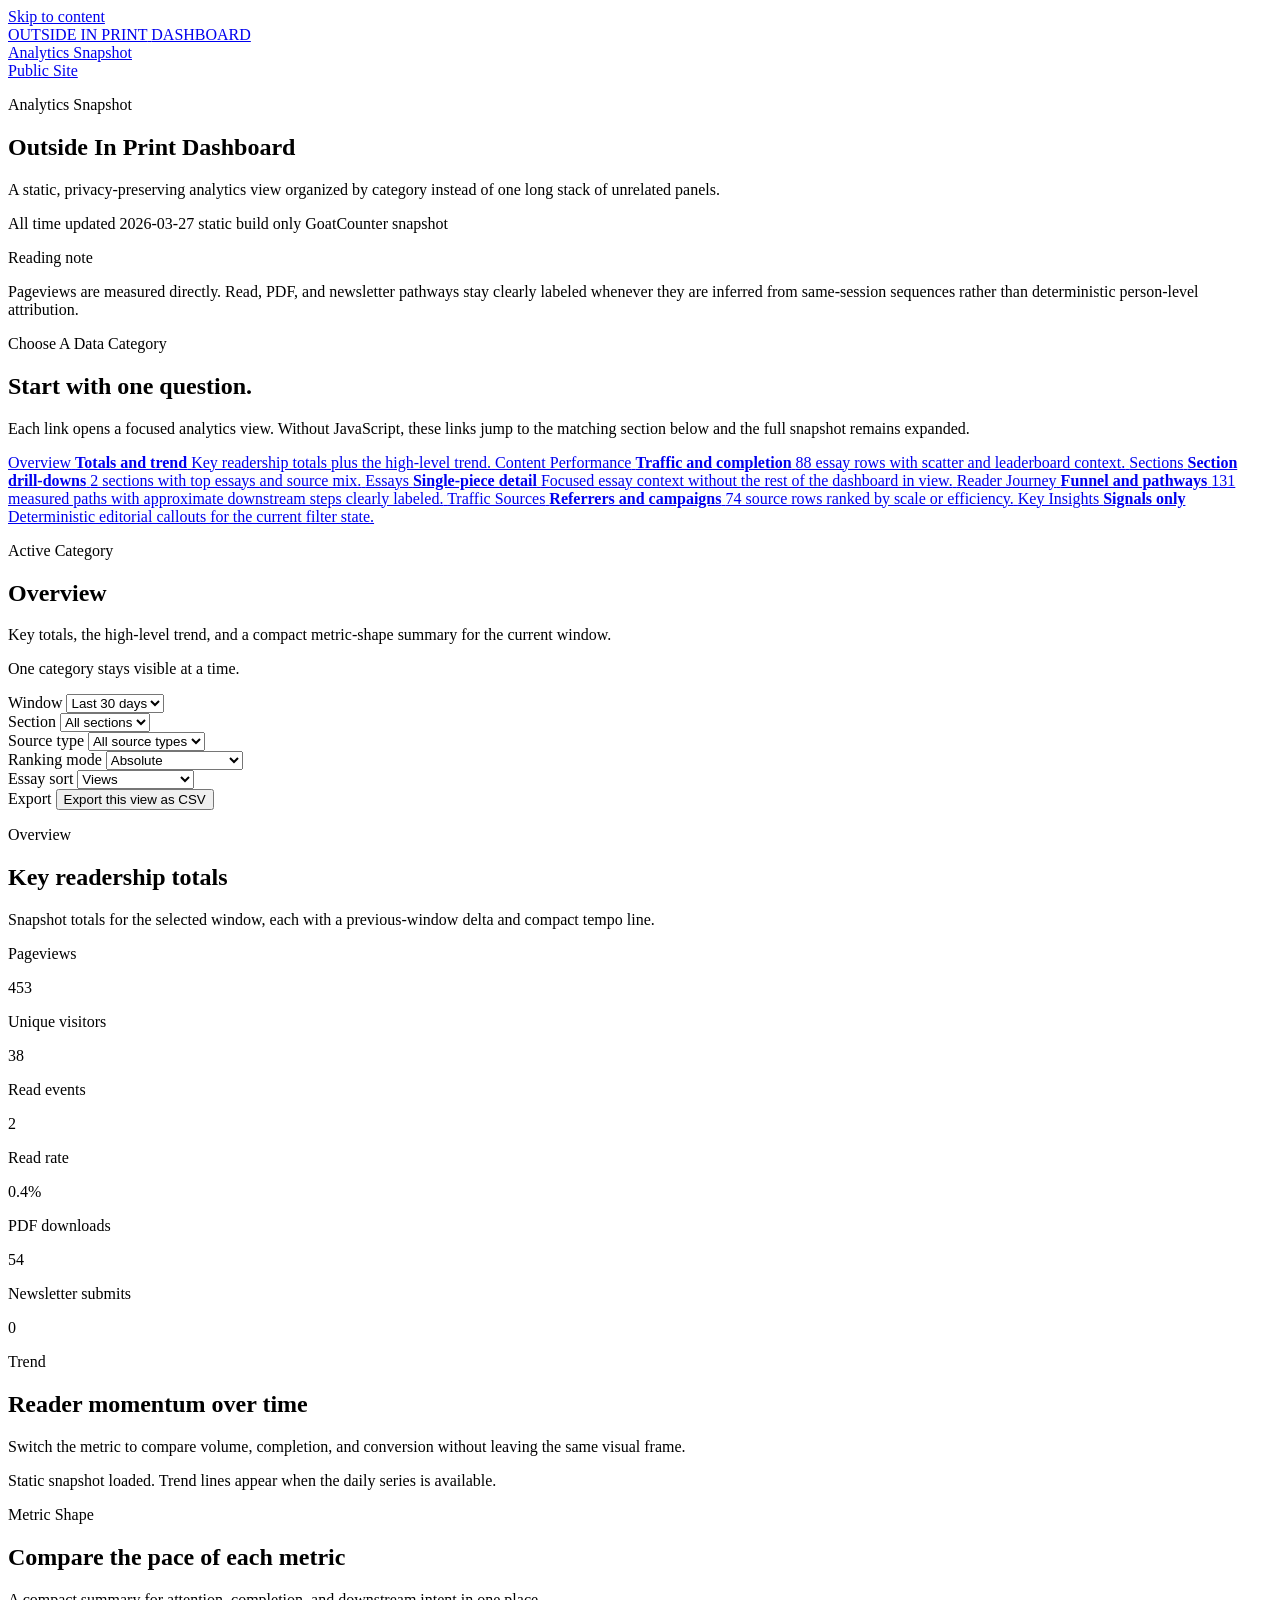
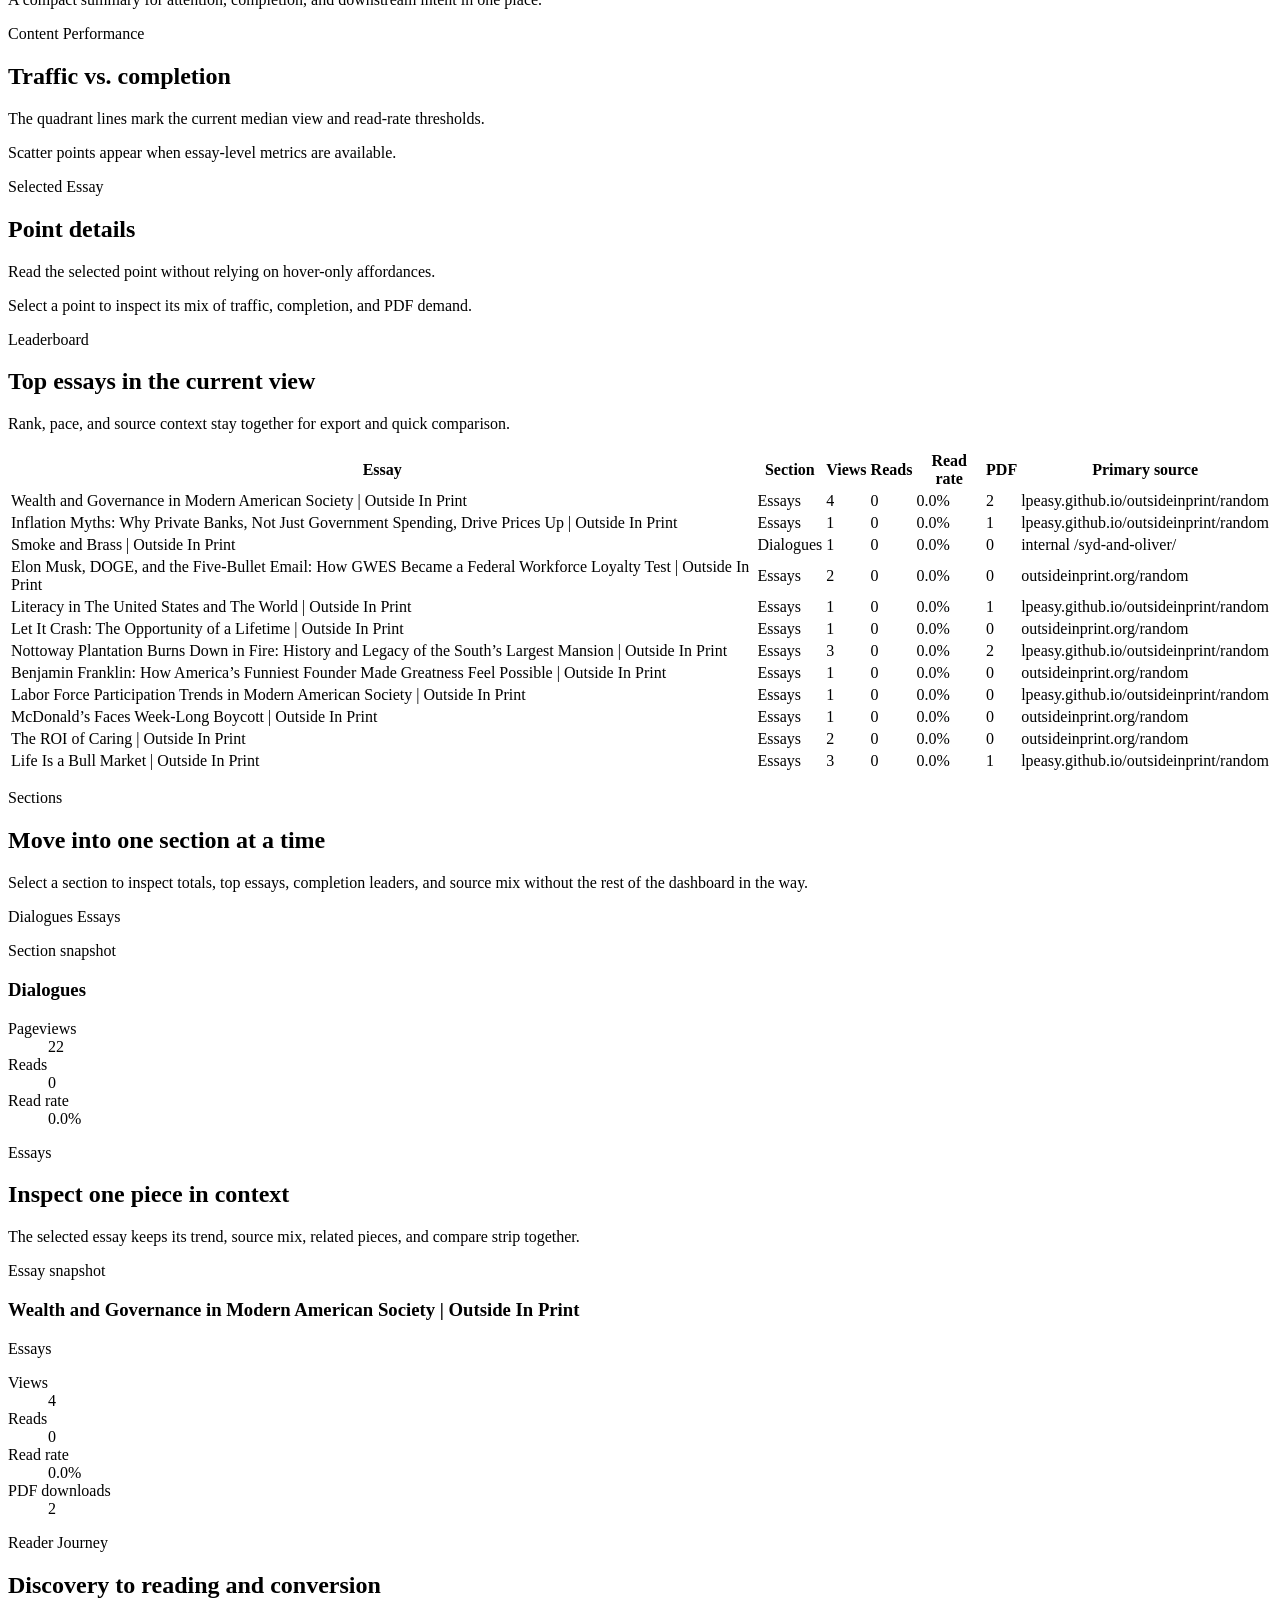
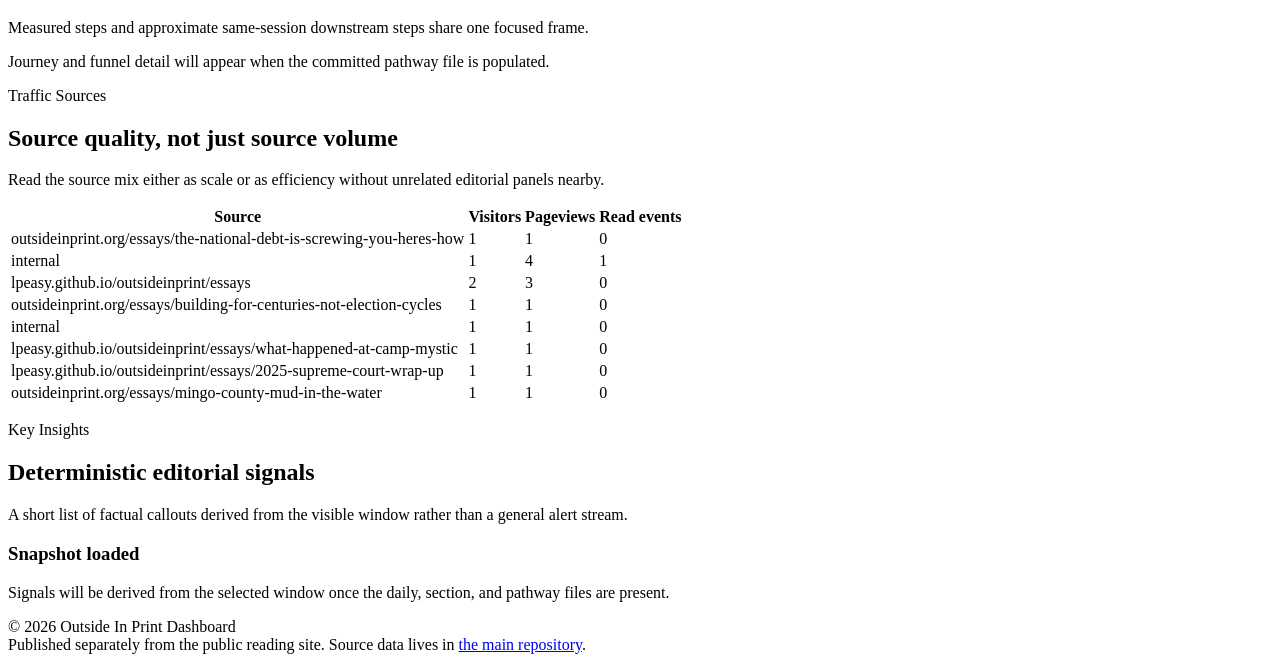
<file: index.html>
<!doctype html><html lang=en-us><head><meta name=generator content="Hugo 0.157.0"><meta charset=utf-8><meta name=viewport content="width=device-width,initial-scale=1"><title>Outside In Print Dashboard</title><link rel=canonical href=https://lpeasy.github.io/OutsideInPrintDashboard/><meta name=description content="Outside In Print is a digital imprint for essays, fiction, dialogues, and working papers published for the web with stable URLs and versioned records."><link rel=icon href=/OutsideInPrintDashboard/favicon.svg type=image/svg+xml><meta property="og:url" content="https://lpeasy.github.io/OutsideInPrintDashboard/"><meta property="og:site_name" content="Outside In Print Dashboard"><meta property="og:title" content="Outside In Print Dashboard"><meta property="og:description" content="Outside In Print is a digital imprint for essays, fiction, dialogues, and working papers published for the web with stable URLs and versioned records."><meta property="og:locale" content="en_us"><meta property="og:type" content="website"><meta name=twitter:card content="summary"><meta name=twitter:title content="Outside In Print Dashboard"><meta name=twitter:description content="Outside In Print is a digital imprint for essays, fiction, dialogues, and working papers published for the web with stable URLs and versioned records."><script type=application/ld+json>{"@context":"https://schema.org","@graph":[{"@id":"https://lpeasy.github.io/OutsideInPrintDashboard#organization","@type":"Organization","description":"Digital imprint for essays, fiction, dialogues, and working papers published for the web with stable URLs and versioned records.","logo":{"@type":"ImageObject","url":"https://lpeasy.github.io/OutsideInPrintDashboard/favicon.svg"},"name":"Outside In Print","url":"https://outsideinprint.org/"},{"@id":"https://lpeasy.github.io/OutsideInPrintDashboard#website","@type":"WebSite","description":"Digital imprint for essays, fiction, dialogues, and working papers published for the web with stable URLs and versioned records.","inLanguage":"en-us","name":"Outside In Print Dashboard","publisher":{"@id":"https://lpeasy.github.io/OutsideInPrintDashboard#organization"},"url":"https://lpeasy.github.io/OutsideInPrintDashboard/"},{"@id":"https://lpeasy.github.io/OutsideInPrintDashboard/#webpage","@type":"WebPage","description":"Outside In Print is a digital imprint for essays, fiction, dialogues, and working papers published for the web with stable URLs and versioned records.","inLanguage":"en-us","isPartOf":{"@id":"https://lpeasy.github.io/OutsideInPrintDashboard#website"},"name":"Outside In Print Dashboard","url":"https://lpeasy.github.io/OutsideInPrintDashboard/"}]}</script><link rel=stylesheet href=https://lpeasy.github.io/OutsideInPrintDashboard/css/main.min.0f2c82438d76a5fd863d88e7a2b3c1330ee340053717eb4fed15657c68399b66.css integrity="sha256-DyyCQ412pf2GPYjnorPBMw7jQAU3F+tP7RVlfGg5m2Y="></head><body><a class=skip-link href=#main-content>Skip to content</a><div class=wrap><header class="masthead masthead--dashboard"><a class=brand-link href=https://lpeasy.github.io/OutsideInPrintDashboard/ aria-label="Outside In Print Dashboard home"><div class=title><span class=top>OUTSIDE IN PRINT</span>
<span class=bottom>DASHBOARD</span></div><div class=subtitle>Analytics Snapshot</div></a><nav class=nav aria-label="Dashboard links"><a href=https://lpeasy.github.io/outsideinprint/>Public Site</a></nav></header><main id=main-content><script id=dashboard-data type=application/json>{"essays":[{"path":"/essays/the-structure-of-modern-american-society/","pdf_downloads":2,"primary_source":"lpeasy.github.io/outsideinprint/random","read_rate":0,"reads":0,"section":"Essays","slug":"the-structure-of-modern-american-society","title":"Wealth and Governance in Modern American Society | Outside In Print","views":4},{"path":"/essays/inflation-myths-why-private-banks-not-just-government-spending-drive-prices-up/","pdf_downloads":1,"primary_source":"lpeasy.github.io/outsideinprint/random","read_rate":0,"reads":0,"section":"Essays","slug":"inflation-myths-why-private-banks-not-just-government-spending-drive-prices-up","title":"Inflation Myths: Why Private Banks, Not Just Government Spending, Drive Prices Up | Outside In Print","views":1},{"path":"/syd-and-oliver/smoke-and-brass/","pdf_downloads":0,"primary_source":"internal /syd-and-oliver/","read_rate":0,"reads":0,"section":"Dialogues","slug":"smoke-and-brass","title":"Smoke and Brass | Outside In Print","views":1},{"path":"/essays/elon-musk-doge-and-the-five-bullet-email-how-gwes-became-a-federal-workforce-loyalty-test/","pdf_downloads":0,"primary_source":"outsideinprint.org/random","read_rate":0,"reads":0,"section":"Essays","slug":"elon-musk-doge-and-the-five-bullet-email-how-gwes-became-a-federal-workforce-loyalty-test","title":"Elon Musk, DOGE, and the Five-Bullet Email: How GWES Became a Federal Workforce Loyalty Test | Outside In Print","views":2},{"path":"/essays/literacy-in-the-united-states-and-the-world/","pdf_downloads":1,"primary_source":"lpeasy.github.io/outsideinprint/random","read_rate":0,"reads":0,"section":"Essays","slug":"literacy-in-the-united-states-and-the-world","title":"Literacy in The United States and The World | Outside In Print","views":1},{"path":"/essays/let-it-crash-the-opportunity-of-a-lifetime/","pdf_downloads":0,"primary_source":"outsideinprint.org/random","read_rate":0,"reads":0,"section":"Essays","slug":"let-it-crash-the-opportunity-of-a-lifetime","title":"Let It Crash: The Opportunity of a Lifetime | Outside In Print","views":1},{"path":"/essays/nottoway-plantation-burns-down-in-fire-history-and-legacy-of-the-souths-largest-mansion/","pdf_downloads":2,"primary_source":"lpeasy.github.io/outsideinprint/random","read_rate":0,"reads":0,"section":"Essays","slug":"nottoway-plantation-burns-down-in-fire-history-and-legacy-of-the-souths-largest-mansion","title":"Nottoway Plantation Burns Down in Fire: History and Legacy of the South’s Largest Mansion | Outside In Print","views":3},{"path":"/essays/benjamin-franklin-how-americas-funniest-founder-made-greatness-feel-possible/","pdf_downloads":0,"primary_source":"outsideinprint.org/random","read_rate":0,"reads":0,"section":"Essays","slug":"benjamin-franklin-how-americas-funniest-founder-made-greatness-feel-possible","title":"Benjamin Franklin: How America’s Funniest Founder Made Greatness Feel Possible | Outside In Print","views":1},{"path":"/essays/labor-force-participation-trends-in-modern-american-society/","pdf_downloads":0,"primary_source":"lpeasy.github.io/outsideinprint/random","read_rate":0,"reads":0,"section":"Essays","slug":"labor-force-participation-trends-in-modern-american-society","title":"Labor Force Participation Trends in Modern American Society | Outside In Print","views":1},{"path":"/essays/mcdonalds-faces-week-long-boycott-june-24-2025/","pdf_downloads":0,"primary_source":"outsideinprint.org/random","read_rate":0,"reads":0,"section":"Essays","slug":"mcdonalds-faces-week-long-boycott-june-24-2025","title":"McDonald’s Faces Week‑Long Boycott | Outside In Print","views":1},{"path":"/essays/the-roi-of-caring/","pdf_downloads":0,"primary_source":"outsideinprint.org/random","read_rate":0,"reads":0,"section":"Essays","slug":"the-roi-of-caring","title":"The ROI of Caring | Outside In Print","views":2},{"path":"/essays/life-is-a-bull-market/","pdf_downloads":1,"primary_source":"lpeasy.github.io/outsideinprint/random","read_rate":0,"reads":0,"section":"Essays","slug":"life-is-a-bull-market","title":"Life Is a Bull Market | Outside In Print","views":3},{"path":"/syd-and-oliver/the-sound-of-authority/","pdf_downloads":1,"primary_source":"outsideinprint.org/random","read_rate":0,"reads":0,"section":"Dialogues","slug":"the-sound-of-authority","title":"The Sound Of Authority | Outside In Print","views":3},{"path":"/essays/what-i-learned-from-writing-100-essays-on-medium-in-2025/","pdf_downloads":0,"primary_source":"lpeasy.github.io/outsideinprint/random","read_rate":0,"reads":0,"section":"Essays","slug":"what-i-learned-from-writing-100-essays-on-medium-in-2025","title":"Writing 100 Essays on Medium | Outside In Print","views":1},{"path":"/essays/how-senate-republicans-handle-trumps-ukraine-rhetoric-without-losing-maga-support/","pdf_downloads":0,"primary_source":"outsideinprint.org/random","read_rate":0,"reads":0,"section":"Essays","slug":"how-senate-republicans-handle-trumps-ukraine-rhetoric-without-losing-maga-support","title":"How Senate Republicans Handle Trump’s Ukraine Rhetoric Without Losing MAGA Support | Outside In Print","views":1},{"path":"/syd-and-oliver/peaches-or-greece/","pdf_downloads":1,"primary_source":"lpeasy.github.io/outsideinprint/random","read_rate":0,"reads":0,"section":"Dialogues","slug":"peaches-or-greece","title":"Peaches or Greece | Outside In Print","views":4},{"path":"/essays/public-vs-private-pay-who-really-earns-more/","pdf_downloads":0,"primary_source":"outsideinprint.org/random","read_rate":0,"reads":0,"section":"Essays","slug":"public-vs-private-pay-who-really-earns-more","title":"Public vs Private Pay: Who Really Earns More? | Outside In Print","views":1},{"path":"/essays/in-the-image-of-god/","pdf_downloads":1,"primary_source":"lpeasy.github.io/outsideinprint/random","read_rate":0,"reads":0,"section":"Essays","slug":"in-the-image-of-god","title":"In The Image of God | Outside In Print","views":2},{"path":"/essays/its-hard-to-condemn-what-doge-is-doing/","pdf_downloads":0,"primary_source":"outsideinprint.org/random","read_rate":0,"reads":0,"section":"Essays","slug":"its-hard-to-condemn-what-doge-is-doing","title":"It’s Hard to Condemn what DOGE is Doing | Outside In Print","views":1},{"path":"/essays/building-for-centuries-not-election-cycles/","pdf_downloads":0,"primary_source":"outsideinprint.org/random","read_rate":0,"reads":0,"section":"Essays","slug":"building-for-centuries-not-election-cycles","title":"Building for Centuries Not Election Cycles | Outside In Print","views":3},{"path":"/essays/trumps-energy-revolution-fossil-fuels-climate-rollbacks-and-the-future-of-u-s-policy/","pdf_downloads":1,"primary_source":"lpeasy.github.io/outsideinprint/random","read_rate":0,"reads":0,"section":"Essays","slug":"trumps-energy-revolution-fossil-fuels-climate-rollbacks-and-the-future-of-u-s-policy","title":"Trump’s Energy Revolution: Fossil Fuels, Climate Rollbacks, and the Future of U.S. Policy | Outside In Print","views":2},{"path":"/essays/camp-mystic-evacuation-timeline-guadalupe-river-flash-flood-july-4-2025/","pdf_downloads":0,"primary_source":"outsideinprint.org/random","read_rate":0,"reads":0,"section":"Essays","slug":"camp-mystic-evacuation-timeline-guadalupe-river-flash-flood-july-4-2025","title":"Camp Mystic Evacuation Timeline ~ Guadalupe River Flash Flood (July 4, 2025) | Outside In Print","views":1},{"path":"/essays/russias-slow-surrender-how-china-is-turning-putin-s-war-into-a-power-play/","pdf_downloads":1,"primary_source":"outsideinprint.org/random","read_rate":0,"reads":0,"section":"Essays","slug":"russias-slow-surrender-how-china-is-turning-putin-s-war-into-a-power-play","title":"Russia’s Slow Surrender: How China is Turning Putin’s War into a Power Play | Outside In Print","views":3},{"path":"/essays/you-cant-outrun-the-calculator/","pdf_downloads":1,"primary_source":"lpeasy.github.io/outsideinprint/random","read_rate":0,"reads":0,"section":"Essays","slug":"you-cant-outrun-the-calculator","title":"You Can’t Outrun the Calculator | Outside In Print","views":1},{"path":"/essays/declaring-equality/","pdf_downloads":1,"primary_source":"lpeasy.github.io/outsideinprint/random","read_rate":0,"reads":0,"section":"Essays","slug":"declaring-equality","title":"Declaring Equality? | Outside In Print","views":2},{"path":"/essays/biter-the-slang-word-that-hits/","pdf_downloads":0,"primary_source":"outsideinprint.org/random","read_rate":0,"reads":0,"section":"Essays","slug":"biter-the-slang-word-that-hits","title":"Biter | Outside In Print","views":1},{"path":"/essays/moral-momentum/","pdf_downloads":0,"primary_source":"lpeasy.github.io/outsideinprint/random","read_rate":0,"reads":0,"section":"Essays","slug":"moral-momentum","title":"Moral Momentum | Outside In Print","views":2},{"path":"/essays/rational-ignorance-in-the-u-s-presidential-electorate/","pdf_downloads":0,"primary_source":"outsideinprint.org/random","read_rate":0,"reads":0,"section":"Essays","slug":"rational-ignorance-in-the-u-s-presidential-electorate","title":"Rational Ignorance in the U.S. Presidential Electorate | Outside In Print","views":1},{"path":"/essays/ai-in-education-is-a-wicked-problem/","pdf_downloads":0,"primary_source":"outsideinprint.org/random","read_rate":0,"reads":0,"section":"Essays","slug":"ai-in-education-is-a-wicked-problem","title":"AI in Education Is a Wicked Problem | Outside In Print","views":4},{"path":"/essays/the-three-body-problem-a-sci-fi-epic-that-redefines-civilizations-place-in-the-universe/","pdf_downloads":0,"primary_source":"lpeasy.github.io/outsideinprint/random","read_rate":0,"reads":0,"section":"Essays","slug":"the-three-body-problem-a-sci-fi-epic-that-redefines-civilizations-place-in-the-universe","title":"The Three-Body Problem: A Sci-Fi Epic That Redefines Civilization’s Place in the Universe | Outside In Print","views":1},{"path":"/syd-and-oliver/without-a-word/","pdf_downloads":1,"primary_source":"outsideinprint.org/random","read_rate":0,"reads":0,"section":"Dialogues","slug":"without-a-word","title":"Without A Word | Outside In Print","views":4},{"path":"/essays/vice-president-jd-vance-announces-ai-powered-border-security-plan-in-texas/","pdf_downloads":0,"primary_source":"outsideinprint.org/random","read_rate":0,"reads":0,"section":"Essays","slug":"vice-president-jd-vance-announces-ai-powered-border-security-plan-in-texas","title":"Vice President JD Vance Announces AI-Powered Border Security Plan in Texas | Outside In Print","views":1},{"path":"/essays/uncrustables-the-billion-dollar-peanut-butter-empire/","pdf_downloads":1,"primary_source":"outsideinprint.org/random","read_rate":0,"reads":0,"section":"Essays","slug":"uncrustables-the-billion-dollar-peanut-butter-empire","title":"Uncrustables: The Billion-Dollar Peanut Butter Empire | Outside In Print","views":2},{"path":"/syd-and-oliver/all-time-highs/","pdf_downloads":0,"primary_source":"outsideinprint.org/random","read_rate":0,"reads":0,"section":"Dialogues","slug":"all-time-highs","title":"All Time Highs | Outside In Print","views":1},{"path":"/essays/what-happened-at-camp-mystic/","pdf_downloads":0,"primary_source":"lpeasy.github.io/outsideinprint/random","read_rate":0,"reads":0,"section":"Essays","slug":"what-happened-at-camp-mystic","title":"What Happened at Camp Mystic? | Outside In Print","views":1},{"path":"/essays/the-national-flood-insurance-program/","pdf_downloads":0,"primary_source":"outsideinprint.org/random","read_rate":25,"reads":1,"section":"Essays","slug":"the-national-flood-insurance-program","title":"The National Flood Insurance Program | Outside In Print","views":4},{"path":"/essays/the-death-of-moores-law/","pdf_downloads":1,"primary_source":"lpeasy.github.io/outsideinprint/random","read_rate":0,"reads":0,"section":"Essays","slug":"the-death-of-moores-law","title":"The Death of Moore’s Law | Outside In Print","views":2},{"path":"/essays/the-ledger-vol-3/","pdf_downloads":0,"primary_source":"internal /random/","read_rate":0,"reads":0,"section":"Essays","slug":"the-ledger-vol-3","title":"The Ledger, Vol. 3 | Outside In Print","views":1},{"path":"/syd-and-oliver/the-shape-of-sacrifice/","pdf_downloads":1,"primary_source":"lpeasy.github.io/outsideinprint/start-here","read_rate":0,"reads":0,"section":"Dialogues","slug":"the-shape-of-sacrifice","title":"The Shape of Sacrifice | Outside In Print","views":1},{"path":"/essays/mingo-county-mud-in-the-water/","pdf_downloads":0,"primary_source":"outsideinprint.org/random","read_rate":0,"reads":0,"section":"Essays","slug":"mingo-county-mud-in-the-water","title":"Mingo County: Mud in the Water | Outside In Print","views":2},{"path":"/essays/american-household-debt/","pdf_downloads":1,"primary_source":"lpeasy.github.io/outsideinprint/random","read_rate":0,"reads":0,"section":"Essays","slug":"american-household-debt","title":"American Household Debt | Outside In Print","views":1},{"path":"/essays/dirt-is-better-than-air/","pdf_downloads":1,"primary_source":"lpeasy.github.io/outsideinprint/essays","read_rate":0,"reads":0,"section":"Essays","slug":"dirt-is-better-than-air","title":"Dirt Is Better Than Air | Outside In Print","views":2},{"path":"/essays/are-we-alone/","pdf_downloads":1,"primary_source":"lpeasy.github.io/outsideinprint/random","read_rate":0,"reads":0,"section":"Essays","slug":"are-we-alone","title":"Are We Alone? | Outside In Print","views":2},{"path":"/essays/the-political-economy-of-airports/","pdf_downloads":0,"primary_source":"lpeasy.github.io/outsideinprint/random","read_rate":0,"reads":0,"section":"Essays","slug":"the-political-economy-of-airports","title":"The Political Economy of Airports | Outside In Print","views":1},{"path":"/essays/beyond-moores-law/","pdf_downloads":0,"primary_source":"outsideinprint.org/random","read_rate":0,"reads":0,"section":"Essays","slug":"beyond-moores-law","title":"Beyond Moore’s Law | Outside In Print","views":1},{"path":"/essays/pornography-the-modern-secular-state-religion-and-american-morality/","pdf_downloads":1,"primary_source":"lpeasy.github.io/outsideinprint/random","read_rate":0,"reads":0,"section":"Essays","slug":"pornography-the-modern-secular-state-religion-and-american-morality","title":"The Rise of Pornography and the Fall of Morality | Outside In Print","views":1},{"path":"/essays/risk-management-vs-risk-analysis-whats-the-difference/","pdf_downloads":2,"primary_source":"lpeasy.github.io/outsideinprint/random","read_rate":0,"reads":0,"section":"Essays","slug":"risk-management-vs-risk-analysis-whats-the-difference","title":"Risk Management vs Risk Analysis: What’s the Difference? | Outside In Print","views":5},{"path":"/syd-and-oliver/history-pushes-back/","pdf_downloads":3,"primary_source":"lpeasy.github.io/outsideinprint/random","read_rate":0,"reads":0,"section":"Dialogues","slug":"history-pushes-back","title":"History Pushes Back | Outside In Print","views":4},{"path":"/essays/why-we-celebrate-memorial-day-origins-traditions-and-importance/","pdf_downloads":0,"primary_source":"lpeasy.github.io/outsideinprint/random","read_rate":0,"reads":0,"section":"Essays","slug":"why-we-celebrate-memorial-day-origins-traditions-and-importance","title":"Why Do We Celebrate Memorial Day? Origins, Traditions, and Importance | Outside In Print","views":1},{"path":"/essays/35-years-of-yellow-the-simpsons-time-loop/","pdf_downloads":0,"primary_source":"internal /essays/","read_rate":0,"reads":0,"section":"Essays","slug":"35-years-of-yellow-the-simpsons-time-loop","title":"35 Years of Yellow: The Simpsons Time Loop | Outside In Print","views":1},{"path":"/essays/david-attenborough-how-one-quiet-voice-made-the-whole-world-listen/","pdf_downloads":0,"primary_source":"internal /random/","read_rate":0,"reads":0,"section":"Essays","slug":"david-attenborough-how-one-quiet-voice-made-the-whole-world-listen","title":"David Attenborough: How One Quiet Voice Made the Whole World Listen | Outside In Print","views":1},{"path":"/essays/household-and-individual-wealth-in-america/","pdf_downloads":0,"primary_source":"outsideinprint.org/random","read_rate":0,"reads":0,"section":"Essays","slug":"household-and-individual-wealth-in-america","title":"Household and Individual Income in America | Outside In Print","views":1},{"path":"/essays/is-trump-seriously-asking-for-ukraines-mineral-rights-or-is-this-just-a-distraction/","pdf_downloads":2,"primary_source":"lpeasy.github.io/outsideinprint/random","read_rate":0,"reads":0,"section":"Essays","slug":"is-trump-seriously-asking-for-ukraines-mineral-rights-or-is-this-just-a-distraction","title":"Is Trump Seriously Asking for Ukraine’s Mineral Rights — Or Is This Just a Distraction? | Outside In Print","views":3},{"path":"/syd-and-oliver/the-new-orthodoxy/","pdf_downloads":0,"primary_source":"lpeasy.github.io/outsideinprint/random","read_rate":0,"reads":0,"section":"Dialogues","slug":"the-new-orthodoxy","title":"The New Orthodoxy | Outside In Print","views":1},{"path":"/essays/you-paid-for-that-ct-scan/","pdf_downloads":1,"primary_source":"lpeasy.github.io/outsideinprint/random","read_rate":0,"reads":0,"section":"Essays","slug":"you-paid-for-that-ct-scan","title":"You Paid For That CT Scan. | Outside In Print","views":4},{"path":"/essays/the-crucifix-courage-training-to-speak-truth-in-a-false-world/","pdf_downloads":0,"primary_source":"lpeasy.github.io/outsideinprint/random","read_rate":0,"reads":0,"section":"Essays","slug":"the-crucifix-courage-training-to-speak-truth-in-a-false-world","title":"The Crucifix: Courage Training to Speak Truth in a False World | Outside In Print","views":1},{"path":"/essays/the-new-meta-economy/","pdf_downloads":0,"primary_source":"outsideinprint.org/random","read_rate":0,"reads":0,"section":"Essays","slug":"the-new-meta-economy","title":"The New Meta Economy | Outside In Print","views":1},{"path":"/essays/why-oberfell-will-not-be-overturned/","pdf_downloads":1,"primary_source":"outsideinprint.org/random","read_rate":0,"reads":0,"section":"Essays","slug":"why-oberfell-will-not-be-overturned","title":"Why Obergefell will not be Overturned | Outside In Print","views":2},{"path":"/essays/how-did-mother-become-a-controversial-word-in-america/","pdf_downloads":0,"primary_source":"internal /random/","read_rate":0,"reads":0,"section":"Essays","slug":"how-did-mother-become-a-controversial-word-in-america","title":"How did “Mother” Become a Controversial Word in America? | Outside In Print","views":1},{"path":"/essays/the-little-prince-10-powerful-quotes-that-will-change-how-you-see-life/","pdf_downloads":1,"primary_source":"lpeasy.github.io/outsideinprint/random","read_rate":0,"reads":0,"section":"Essays","slug":"the-little-prince-10-powerful-quotes-that-will-change-how-you-see-life","title":"The Little Prince: 10 Powerful Quotes That Will Change How You See Life | Outside In Print","views":3},{"path":"/essays/bidens-strategic-oil-reserve-gamble-smart-move-or-national-security-risk/","pdf_downloads":1,"primary_source":"lpeasy.github.io/outsideinprint/random","read_rate":0,"reads":0,"section":"Essays","slug":"bidens-strategic-oil-reserve-gamble-smart-move-or-national-security-risk","title":"Biden’s Strategic Oil Reserve Gamble: Smart Move or National Security Risk? | Outside In Print","views":1},{"path":"/essays/the-world-the-un-was-built-for/","pdf_downloads":1,"primary_source":"lpeasy.github.io/outsideinprint/random","read_rate":0,"reads":0,"section":"Essays","slug":"the-world-the-un-was-built-for","title":"The World the UN Was Built For | Outside In Print","views":1},{"path":"/essays/flash-flood-alley-why-flash-floods-kill/","pdf_downloads":0,"primary_source":"outsideinprint.org/random","read_rate":0,"reads":0,"section":"Essays","slug":"flash-flood-alley-why-flash-floods-kill","title":"Flash Flood Alley: Why Flash Floods Kill | Outside In Print","views":1},{"path":"/essays/nietzsche-vs-simulation-theory-why-the-nature-of-reality-real-or-not-doesnt-matter/","pdf_downloads":0,"primary_source":"lpeasy.github.io/outsideinprint/random","read_rate":0,"reads":0,"section":"Essays","slug":"nietzsche-vs-simulation-theory-why-the-nature-of-reality-real-or-not-doesnt-matter","title":"Nietzsche vs. Simulation Theory: Why the Nature of Reality (Real or Not) Doesn’t Matter | Outside In Print","views":1},{"path":"/essays/make-fighter-jets-great-again-introducing-the-f-47/","pdf_downloads":1,"primary_source":"outsideinprint.org/random","read_rate":0,"reads":0,"section":"Essays","slug":"make-fighter-jets-great-again-introducing-the-f-47","title":"Make Fighter Jets Great Again: Introducing the F-47 | Outside In Print","views":2},{"path":"/essays/the-national-debt-is-screwing-you-heres-how/","pdf_downloads":1,"primary_source":"lpeasy.github.io/outsideinprint/random","read_rate":0,"reads":0,"section":"Essays","slug":"the-national-debt-is-screwing-you-heres-how","title":"The National Debt Is Screwing You — Here’s How | Outside In Print","views":3},{"path":"/essays/the-risk-management-buffet/","pdf_downloads":1,"primary_source":"lpeasy.github.io/outsideinprint/collections/risk-uncertainty","read_rate":0,"reads":0,"section":"Essays","slug":"the-risk-management-buffet","title":"The Risk Management Buffet | Outside In Print","views":1},{"path":"/essays/the-privacy-paradox-why-americans-feel-powerless-over-their-personal-data/","pdf_downloads":1,"primary_source":"lpeasy.github.io/outsideinprint/random","read_rate":0,"reads":0,"section":"Essays","slug":"the-privacy-paradox-why-americans-feel-powerless-over-their-personal-data","title":"The Privacy Paradox: Why Americans Feel Powerless Over Their Personal Data | Outside In Print","views":3},{"path":"/essays/is-doge-legal/","pdf_downloads":1,"primary_source":"outsideinprint.org/random","read_rate":0,"reads":0,"section":"Essays","slug":"is-doge-legal","title":"Is DOGE Legal? | Outside In Print","views":2},{"path":"/essays/presidential-elections/","pdf_downloads":0,"primary_source":"outsideinprint.org/random","read_rate":0,"reads":0,"section":"Essays","slug":"presidential-elections","title":"Presidential Elections | Outside In Print","views":1},{"path":"/essays/what-is-risk-a-four-part-framework/","pdf_downloads":1,"primary_source":"outsideinprint.org/random","read_rate":0,"reads":0,"section":"Essays","slug":"what-is-risk-a-four-part-framework","title":"What Is Risk? A Four-Part Framework | Outside In Print","views":7},{"path":"/essays/june-27-2025-scotus-set-to-close-its-term-with-major-decisions/","pdf_downloads":1,"primary_source":"lpeasy.github.io/outsideinprint/random","read_rate":0,"reads":0,"section":"Essays","slug":"june-27-2025-scotus-set-to-close-its-term-with-major-decisions","title":"June 27, 2025 — SCOTUS Set to Close Its Term with Major Decisions | Outside In Print","views":3},{"path":"/essays/2025-supreme-court-wrap-up/","pdf_downloads":1,"primary_source":"outsideinprint.org/random","read_rate":0,"reads":0,"section":"Essays","slug":"2025-supreme-court-wrap-up","title":"2025 Supreme Court Wrap-Up | Outside In Print","views":9},{"path":"/essays/altmans-law/","pdf_downloads":1,"primary_source":"outsideinprint.org/library","read_rate":0,"reads":0,"section":"Essays","slug":"altmans-law","title":"Altman’s Law | Outside In Print","views":1},{"path":"/essays/why-a-return-to-the-gold-standard-would-break-the-economy/","pdf_downloads":0,"primary_source":"outsideinprint.org","read_rate":0,"reads":0,"section":"Essays","slug":"why-a-return-to-the-gold-standard-would-break-the-economy","title":"Returning to the Gold Standard Will Break the Economy | Outside In Print","views":4},{"path":"/essays/the-three-enemies-of-positive-outcomes/","pdf_downloads":0,"primary_source":"lpeasy.github.io/outsideinprint/random","read_rate":0,"reads":0,"section":"Essays","slug":"the-three-enemies-of-positive-outcomes","title":"The Three Enemies of Positive Outcomes | Outside In Print","views":1},{"path":"/essays/the-dolphin-company/","pdf_downloads":3,"primary_source":"lpeasy.github.io/outsideinprint/random","read_rate":25,"reads":1,"section":"Essays","slug":"the-dolphin-company","title":"The Dolphin Company | Outside In Print","views":4},{"path":"/syd-and-oliver/willful-ignorance/","pdf_downloads":3,"primary_source":"lpeasy.github.io/outsideinprint/random","read_rate":0,"reads":0,"section":"Dialogues","slug":"willful-ignorance","title":"Willful Ignorance | Outside In Print","views":3},{"path":"/essays/the-100-year-flood-is-not-what-you-think/","pdf_downloads":2,"primary_source":"lpeasy.github.io/outsideinprint/start-here","read_rate":0,"reads":0,"section":"Essays","slug":"the-100-year-flood-is-not-what-you-think","title":"The 100-Year Flood Is Not What You Think | Outside In Print","views":5},{"path":"/essays/federalism-in-modern-american-society/","pdf_downloads":0,"primary_source":"outsideinprint.org/random","read_rate":0,"reads":0,"section":"Essays","slug":"federalism-in-modern-american-society","title":"Federalism in Modern American Society | Outside In Print","views":2},{"path":"/essays/tariffs-protectionism-and-wishful-thinking/","pdf_downloads":0,"primary_source":"outsideinprint.org/random","read_rate":0,"reads":0,"section":"Essays","slug":"tariffs-protectionism-and-wishful-thinking","title":"Tariffs, Protectionism, and Wishful Thinking | Outside In Print","views":3},{"path":"/essays/6-reasons-redwall-is-a-timeless-classic/","pdf_downloads":1,"primary_source":"lpeasy.github.io/outsideinprint/library","read_rate":0,"reads":0,"section":"Essays","slug":"6-reasons-redwall-is-a-timeless-classic","title":"6 Reasons Redwall Is a Timeless Classic | Outside In Print","views":2},{"path":"/essays/how-tucson-az-plans-for-water-scarcity/","pdf_downloads":2,"primary_source":"lpeasy.github.io/outsideinprint/random","read_rate":0,"reads":0,"section":"Essays","slug":"how-tucson-az-plans-for-water-scarcity","title":"How Tucson, AZ Plans for Water Scarcity | Outside In Print","views":3},{"path":"/essays/iran-fires-missiles-at-u-s-base-in-qatar-what-just-happened/","pdf_downloads":0,"primary_source":"lpeasy.github.io/outsideinprint/random","read_rate":0,"reads":0,"section":"Essays","slug":"iran-fires-missiles-at-u-s-base-in-qatar-what-just-happened","title":"Iran Fires Missiles at U.S. Base in Qatar — What Just Happened? | Outside In Print","views":1},{"path":"/essays/u-s-russia-peace-talks/","pdf_downloads":0,"primary_source":"outsideinprint.org/random","read_rate":0,"reads":0,"section":"Essays","slug":"u-s-russia-peace-talks","title":"U.S.-Russia Peace Talks | Outside In Print","views":1},{"path":"/essays/etfs-and-market-concentration/","pdf_downloads":0,"primary_source":"outsideinprint.org/random","read_rate":0,"reads":0,"section":"Essays","slug":"etfs-and-market-concentration","title":"ETFs and Market Concentration | Outside In Print","views":2},{"path":"/essays/why-the-mexican-navy-ship-cuauhtc3a9moc-crashed-into-the-brooklyn-bridge-c9e21ab4b72e/","pdf_downloads":0,"primary_source":"lpeasy.github.io/outsideinprint/essays/the-dolphin-company","read_rate":0,"reads":0,"section":"Essays","slug":"why-the-mexican-navy-ship-cuauhtc3a9moc-crashed-into-the-brooklyn-bridge-c9e21ab4b72e","title":"Why did the Mexican Navy Ship Cuauhtémoc Crash Into the Brooklyn Bridge? | Outside In Print","views":1},{"path":"/essays/the-waters-rising-what-the-data-really-says-about-extreme-weather/","pdf_downloads":0,"primary_source":"lpeasy.github.io/outsideinprint/random","read_rate":0,"reads":0,"section":"Essays","slug":"the-waters-rising-what-the-data-really-says-about-extreme-weather","title":"The Water’s Rising: What the Data Really Says About Extreme Weather | Outside In Print","views":1}],"essays_timeseries":[{"path":"/essays/2025-supreme-court-wrap-up/","section":"Essays","series":[{"date":"2026-03-15","newsletter_submits":0,"pageviews":0,"pdf_downloads":0,"reads":0},{"date":"2026-03-16","newsletter_submits":0,"pageviews":0,"pdf_downloads":0,"reads":0},{"date":"2026-03-17","newsletter_submits":0,"pageviews":2,"pdf_downloads":1,"reads":0},{"date":"2026-03-18","newsletter_submits":0,"pageviews":0,"pdf_downloads":0,"reads":0},{"date":"2026-03-19","newsletter_submits":0,"pageviews":0,"pdf_downloads":0,"reads":0},{"date":"2026-03-20","newsletter_submits":0,"pageviews":0,"pdf_downloads":0,"reads":0},{"date":"2026-03-21","newsletter_submits":0,"pageviews":0,"pdf_downloads":0,"reads":0},{"date":"2026-03-22","newsletter_submits":0,"pageviews":0,"pdf_downloads":0,"reads":0},{"date":"2026-03-23","newsletter_submits":0,"pageviews":0,"pdf_downloads":0,"reads":0},{"date":"2026-03-24","newsletter_submits":0,"pageviews":0,"pdf_downloads":0,"reads":0},{"date":"2026-03-25","newsletter_submits":0,"pageviews":3,"pdf_downloads":0,"reads":0},{"date":"2026-03-26","newsletter_submits":0,"pageviews":4,"pdf_downloads":0,"reads":0},{"date":"2026-03-27","newsletter_submits":0,"pageviews":0,"pdf_downloads":0,"reads":0}],"slug":"2025-supreme-court-wrap-up","title":"2025 Supreme Court Wrap-Up | Outside In Print"},{"path":"/essays/what-is-risk-a-four-part-framework/","section":"Essays","series":[{"date":"2026-03-15","newsletter_submits":0,"pageviews":2,"pdf_downloads":1,"reads":0},{"date":"2026-03-16","newsletter_submits":0,"pageviews":1,"pdf_downloads":0,"reads":0},{"date":"2026-03-17","newsletter_submits":0,"pageviews":0,"pdf_downloads":0,"reads":0},{"date":"2026-03-18","newsletter_submits":0,"pageviews":0,"pdf_downloads":0,"reads":0},{"date":"2026-03-19","newsletter_submits":0,"pageviews":0,"pdf_downloads":0,"reads":0},{"date":"2026-03-20","newsletter_submits":0,"pageviews":0,"pdf_downloads":0,"reads":0},{"date":"2026-03-21","newsletter_submits":0,"pageviews":0,"pdf_downloads":0,"reads":0},{"date":"2026-03-22","newsletter_submits":0,"pageviews":0,"pdf_downloads":0,"reads":0},{"date":"2026-03-23","newsletter_submits":0,"pageviews":0,"pdf_downloads":0,"reads":0},{"date":"2026-03-24","newsletter_submits":0,"pageviews":0,"pdf_downloads":0,"reads":0},{"date":"2026-03-25","newsletter_submits":0,"pageviews":1,"pdf_downloads":0,"reads":0},{"date":"2026-03-26","newsletter_submits":0,"pageviews":3,"pdf_downloads":0,"reads":0},{"date":"2026-03-27","newsletter_submits":0,"pageviews":0,"pdf_downloads":0,"reads":0}],"slug":"what-is-risk-a-four-part-framework","title":"What Is Risk? A Four-Part Framework | Outside In Print"},{"path":"/essays/risk-management-vs-risk-analysis-whats-the-difference/","section":"Essays","series":[{"date":"2026-03-15","newsletter_submits":0,"pageviews":0,"pdf_downloads":0,"reads":0},{"date":"2026-03-16","newsletter_submits":0,"pageviews":0,"pdf_downloads":0,"reads":0},{"date":"2026-03-17","newsletter_submits":0,"pageviews":4,"pdf_downloads":2,"reads":0},{"date":"2026-03-18","newsletter_submits":0,"pageviews":0,"pdf_downloads":0,"reads":0},{"date":"2026-03-19","newsletter_submits":0,"pageviews":0,"pdf_downloads":0,"reads":0},{"date":"2026-03-20","newsletter_submits":0,"pageviews":0,"pdf_downloads":0,"reads":0},{"date":"2026-03-21","newsletter_submits":0,"pageviews":0,"pdf_downloads":0,"reads":0},{"date":"2026-03-22","newsletter_submits":0,"pageviews":0,"pdf_downloads":0,"reads":0},{"date":"2026-03-23","newsletter_submits":0,"pageviews":0,"pdf_downloads":0,"reads":0},{"date":"2026-03-24","newsletter_submits":0,"pageviews":0,"pdf_downloads":0,"reads":0},{"date":"2026-03-25","newsletter_submits":0,"pageviews":0,"pdf_downloads":0,"reads":0},{"date":"2026-03-26","newsletter_submits":0,"pageviews":1,"pdf_downloads":0,"reads":0},{"date":"2026-03-27","newsletter_submits":0,"pageviews":0,"pdf_downloads":0,"reads":0}],"slug":"risk-management-vs-risk-analysis-whats-the-difference","title":"Risk Management vs Risk Analysis: What’s the Difference? | Outside In Print"},{"path":"/essays/the-100-year-flood-is-not-what-you-think/","section":"Essays","series":[{"date":"2026-03-15","newsletter_submits":0,"pageviews":0,"pdf_downloads":0,"reads":0},{"date":"2026-03-16","newsletter_submits":0,"pageviews":0,"pdf_downloads":0,"reads":0},{"date":"2026-03-17","newsletter_submits":0,"pageviews":2,"pdf_downloads":1,"reads":0},{"date":"2026-03-18","newsletter_submits":0,"pageviews":1,"pdf_downloads":0,"reads":0},{"date":"2026-03-19","newsletter_submits":0,"pageviews":0,"pdf_downloads":0,"reads":0},{"date":"2026-03-20","newsletter_submits":0,"pageviews":2,"pdf_downloads":1,"reads":0},{"date":"2026-03-21","newsletter_submits":0,"pageviews":0,"pdf_downloads":0,"reads":0},{"date":"2026-03-22","newsletter_submits":0,"pageviews":0,"pdf_downloads":0,"reads":0},{"date":"2026-03-23","newsletter_submits":0,"pageviews":0,"pdf_downloads":0,"reads":0},{"date":"2026-03-24","newsletter_submits":0,"pageviews":0,"pdf_downloads":0,"reads":0},{"date":"2026-03-25","newsletter_submits":0,"pageviews":0,"pdf_downloads":0,"reads":0},{"date":"2026-03-26","newsletter_submits":0,"pageviews":0,"pdf_downloads":0,"reads":0},{"date":"2026-03-27","newsletter_submits":0,"pageviews":0,"pdf_downloads":0,"reads":0}],"slug":"the-100-year-flood-is-not-what-you-think","title":"The 100-Year Flood Is Not What You Think | Outside In Print"},{"path":"/essays/the-structure-of-modern-american-society/","section":"Essays","series":[{"date":"2026-03-15","newsletter_submits":0,"pageviews":0,"pdf_downloads":0,"reads":0},{"date":"2026-03-16","newsletter_submits":0,"pageviews":0,"pdf_downloads":0,"reads":0},{"date":"2026-03-17","newsletter_submits":0,"pageviews":3,"pdf_downloads":2,"reads":0},{"date":"2026-03-18","newsletter_submits":0,"pageviews":0,"pdf_downloads":0,"reads":0},{"date":"2026-03-19","newsletter_submits":0,"pageviews":0,"pdf_downloads":0,"reads":0},{"date":"2026-03-20","newsletter_submits":0,"pageviews":0,"pdf_downloads":0,"reads":0},{"date":"2026-03-21","newsletter_submits":0,"pageviews":0,"pdf_downloads":0,"reads":0},{"date":"2026-03-22","newsletter_submits":0,"pageviews":0,"pdf_downloads":0,"reads":0},{"date":"2026-03-23","newsletter_submits":0,"pageviews":0,"pdf_downloads":0,"reads":0},{"date":"2026-03-24","newsletter_submits":0,"pageviews":0,"pdf_downloads":0,"reads":0},{"date":"2026-03-25","newsletter_submits":0,"pageviews":1,"pdf_downloads":0,"reads":0},{"date":"2026-03-26","newsletter_submits":0,"pageviews":0,"pdf_downloads":0,"reads":0},{"date":"2026-03-27","newsletter_submits":0,"pageviews":0,"pdf_downloads":0,"reads":0}],"slug":"the-structure-of-modern-american-society","title":"Wealth and Governance in Modern American Society | Outside In Print"},{"path":"/syd-and-oliver/history-pushes-back/","section":"Dialogues","series":[{"date":"2026-03-15","newsletter_submits":0,"pageviews":0,"pdf_downloads":0,"reads":0},{"date":"2026-03-16","newsletter_submits":0,"pageviews":0,"pdf_downloads":0,"reads":0},{"date":"2026-03-17","newsletter_submits":0,"pageviews":3,"pdf_downloads":2,"reads":0},{"date":"2026-03-18","newsletter_submits":0,"pageviews":0,"pdf_downloads":0,"reads":0},{"date":"2026-03-19","newsletter_submits":0,"pageviews":0,"pdf_downloads":0,"reads":0},{"date":"2026-03-20","newsletter_submits":0,"pageviews":0,"pdf_downloads":0,"reads":0},{"date":"2026-03-21","newsletter_submits":0,"pageviews":0,"pdf_downloads":0,"reads":0},{"date":"2026-03-22","newsletter_submits":0,"pageviews":0,"pdf_downloads":0,"reads":0},{"date":"2026-03-23","newsletter_submits":0,"pageviews":0,"pdf_downloads":0,"reads":0},{"date":"2026-03-24","newsletter_submits":0,"pageviews":0,"pdf_downloads":0,"reads":0},{"date":"2026-03-25","newsletter_submits":0,"pageviews":1,"pdf_downloads":1,"reads":0},{"date":"2026-03-26","newsletter_submits":0,"pageviews":0,"pdf_downloads":0,"reads":0},{"date":"2026-03-27","newsletter_submits":0,"pageviews":0,"pdf_downloads":0,"reads":0}],"slug":"history-pushes-back","title":"History Pushes Back | Outside In Print"},{"path":"/essays/the-national-flood-insurance-program/","section":"Essays","series":[{"date":"2026-03-15","newsletter_submits":0,"pageviews":0,"pdf_downloads":0,"reads":0},{"date":"2026-03-16","newsletter_submits":0,"pageviews":1,"pdf_downloads":0,"reads":1},{"date":"2026-03-17","newsletter_submits":0,"pageviews":0,"pdf_downloads":0,"reads":0},{"date":"2026-03-18","newsletter_submits":0,"pageviews":0,"pdf_downloads":0,"reads":0},{"date":"2026-03-19","newsletter_submits":0,"pageviews":0,"pdf_downloads":0,"reads":0},{"date":"2026-03-20","newsletter_submits":0,"pageviews":0,"pdf_downloads":0,"reads":0},{"date":"2026-03-21","newsletter_submits":0,"pageviews":0,"pdf_downloads":0,"reads":0},{"date":"2026-03-22","newsletter_submits":0,"pageviews":0,"pdf_downloads":0,"reads":0},{"date":"2026-03-23","newsletter_submits":0,"pageviews":0,"pdf_downloads":0,"reads":0},{"date":"2026-03-24","newsletter_submits":0,"pageviews":0,"pdf_downloads":0,"reads":0},{"date":"2026-03-25","newsletter_submits":0,"pageviews":3,"pdf_downloads":0,"reads":0},{"date":"2026-03-26","newsletter_submits":0,"pageviews":0,"pdf_downloads":0,"reads":0},{"date":"2026-03-27","newsletter_submits":0,"pageviews":0,"pdf_downloads":0,"reads":0}],"slug":"the-national-flood-insurance-program","title":"The National Flood Insurance Program | Outside In Print"},{"path":"/syd-and-oliver/without-a-word/","section":"Dialogues","series":[{"date":"2026-03-15","newsletter_submits":0,"pageviews":0,"pdf_downloads":0,"reads":0},{"date":"2026-03-16","newsletter_submits":0,"pageviews":0,"pdf_downloads":0,"reads":0},{"date":"2026-03-17","newsletter_submits":0,"pageviews":0,"pdf_downloads":0,"reads":0},{"date":"2026-03-18","newsletter_submits":0,"pageviews":0,"pdf_downloads":0,"reads":0},{"date":"2026-03-19","newsletter_submits":0,"pageviews":1,"pdf_downloads":1,"reads":0},{"date":"2026-03-20","newsletter_submits":0,"pageviews":0,"pdf_downloads":0,"reads":0},{"date":"2026-03-21","newsletter_submits":0,"pageviews":0,"pdf_downloads":0,"reads":0},{"date":"2026-03-22","newsletter_submits":0,"pageviews":0,"pdf_downloads":0,"reads":0},{"date":"2026-03-23","newsletter_submits":0,"pageviews":0,"pdf_downloads":0,"reads":0},{"date":"2026-03-24","newsletter_submits":0,"pageviews":0,"pdf_downloads":0,"reads":0},{"date":"2026-03-25","newsletter_submits":0,"pageviews":2,"pdf_downloads":0,"reads":0},{"date":"2026-03-26","newsletter_submits":0,"pageviews":1,"pdf_downloads":0,"reads":0},{"date":"2026-03-27","newsletter_submits":0,"pageviews":0,"pdf_downloads":0,"reads":0}],"slug":"without-a-word","title":"Without A Word | Outside In Print"},{"path":"/essays/ai-in-education-is-a-wicked-problem/","section":"Essays","series":[{"date":"2026-03-15","newsletter_submits":0,"pageviews":0,"pdf_downloads":0,"reads":0},{"date":"2026-03-16","newsletter_submits":0,"pageviews":0,"pdf_downloads":0,"reads":0},{"date":"2026-03-17","newsletter_submits":0,"pageviews":0,"pdf_downloads":0,"reads":0},{"date":"2026-03-18","newsletter_submits":0,"pageviews":0,"pdf_downloads":0,"reads":0},{"date":"2026-03-19","newsletter_submits":0,"pageviews":0,"pdf_downloads":0,"reads":0},{"date":"2026-03-20","newsletter_submits":0,"pageviews":0,"pdf_downloads":0,"reads":0},{"date":"2026-03-21","newsletter_submits":0,"pageviews":0,"pdf_downloads":0,"reads":0},{"date":"2026-03-22","newsletter_submits":0,"pageviews":0,"pdf_downloads":0,"reads":0},{"date":"2026-03-23","newsletter_submits":0,"pageviews":0,"pdf_downloads":0,"reads":0},{"date":"2026-03-24","newsletter_submits":0,"pageviews":0,"pdf_downloads":0,"reads":0},{"date":"2026-03-25","newsletter_submits":0,"pageviews":3,"pdf_downloads":0,"reads":0},{"date":"2026-03-26","newsletter_submits":0,"pageviews":1,"pdf_downloads":0,"reads":0},{"date":"2026-03-27","newsletter_submits":0,"pageviews":0,"pdf_downloads":0,"reads":0}],"slug":"ai-in-education-is-a-wicked-problem","title":"AI in Education Is a Wicked Problem | Outside In Print"},{"path":"/essays/why-a-return-to-the-gold-standard-would-break-the-economy/","section":"Essays","series":[{"date":"2026-03-15","newsletter_submits":0,"pageviews":0,"pdf_downloads":0,"reads":0},{"date":"2026-03-16","newsletter_submits":0,"pageviews":1,"pdf_downloads":0,"reads":0},{"date":"2026-03-17","newsletter_submits":0,"pageviews":0,"pdf_downloads":0,"reads":0},{"date":"2026-03-18","newsletter_submits":0,"pageviews":0,"pdf_downloads":0,"reads":0},{"date":"2026-03-19","newsletter_submits":0,"pageviews":0,"pdf_downloads":0,"reads":0},{"date":"2026-03-20","newsletter_submits":0,"pageviews":0,"pdf_downloads":0,"reads":0},{"date":"2026-03-21","newsletter_submits":0,"pageviews":0,"pdf_downloads":0,"reads":0},{"date":"2026-03-22","newsletter_submits":0,"pageviews":0,"pdf_downloads":0,"reads":0},{"date":"2026-03-23","newsletter_submits":0,"pageviews":0,"pdf_downloads":0,"reads":0},{"date":"2026-03-24","newsletter_submits":0,"pageviews":0,"pdf_downloads":0,"reads":0},{"date":"2026-03-25","newsletter_submits":0,"pageviews":1,"pdf_downloads":0,"reads":0},{"date":"2026-03-26","newsletter_submits":0,"pageviews":2,"pdf_downloads":0,"reads":0},{"date":"2026-03-27","newsletter_submits":0,"pageviews":0,"pdf_downloads":0,"reads":0}],"slug":"why-a-return-to-the-gold-standard-would-break-the-economy","title":"Returning to the Gold Standard Will Break the Economy | Outside In Print"},{"path":"/essays/the-dolphin-company/","section":"Essays","series":[{"date":"2026-03-15","newsletter_submits":0,"pageviews":0,"pdf_downloads":0,"reads":0},{"date":"2026-03-16","newsletter_submits":0,"pageviews":1,"pdf_downloads":0,"reads":1},{"date":"2026-03-17","newsletter_submits":0,"pageviews":2,"pdf_downloads":2,"reads":0},{"date":"2026-03-18","newsletter_submits":0,"pageviews":0,"pdf_downloads":0,"reads":0},{"date":"2026-03-19","newsletter_submits":0,"pageviews":0,"pdf_downloads":0,"reads":0},{"date":"2026-03-20","newsletter_submits":0,"pageviews":1,"pdf_downloads":1,"reads":0},{"date":"2026-03-21","newsletter_submits":0,"pageviews":0,"pdf_downloads":0,"reads":0},{"date":"2026-03-22","newsletter_submits":0,"pageviews":0,"pdf_downloads":0,"reads":0},{"date":"2026-03-23","newsletter_submits":0,"pageviews":0,"pdf_downloads":0,"reads":0},{"date":"2026-03-24","newsletter_submits":0,"pageviews":0,"pdf_downloads":0,"reads":0},{"date":"2026-03-25","newsletter_submits":0,"pageviews":0,"pdf_downloads":0,"reads":0},{"date":"2026-03-26","newsletter_submits":0,"pageviews":0,"pdf_downloads":0,"reads":0},{"date":"2026-03-27","newsletter_submits":0,"pageviews":0,"pdf_downloads":0,"reads":0}],"slug":"the-dolphin-company","title":"The Dolphin Company | Outside In Print"},{"path":"/syd-and-oliver/peaches-or-greece/","section":"Dialogues","series":[{"date":"2026-03-15","newsletter_submits":0,"pageviews":0,"pdf_downloads":0,"reads":0},{"date":"2026-03-16","newsletter_submits":0,"pageviews":0,"pdf_downloads":0,"reads":0},{"date":"2026-03-17","newsletter_submits":0,"pageviews":0,"pdf_downloads":0,"reads":0},{"date":"2026-03-18","newsletter_submits":0,"pageviews":2,"pdf_downloads":1,"reads":0},{"date":"2026-03-19","newsletter_submits":0,"pageviews":0,"pdf_downloads":0,"reads":0},{"date":"2026-03-20","newsletter_submits":0,"pageviews":0,"pdf_downloads":0,"reads":0},{"date":"2026-03-21","newsletter_submits":0,"pageviews":0,"pdf_downloads":0,"reads":0},{"date":"2026-03-22","newsletter_submits":0,"pageviews":0,"pdf_downloads":0,"reads":0},{"date":"2026-03-23","newsletter_submits":0,"pageviews":0,"pdf_downloads":0,"reads":0},{"date":"2026-03-24","newsletter_submits":0,"pageviews":0,"pdf_downloads":0,"reads":0},{"date":"2026-03-25","newsletter_submits":0,"pageviews":2,"pdf_downloads":0,"reads":0},{"date":"2026-03-26","newsletter_submits":0,"pageviews":0,"pdf_downloads":0,"reads":0},{"date":"2026-03-27","newsletter_submits":0,"pageviews":0,"pdf_downloads":0,"reads":0}],"slug":"peaches-or-greece","title":"Peaches or Greece | Outside In Print"},{"path":"/essays/you-paid-for-that-ct-scan/","section":"Essays","series":[{"date":"2026-03-15","newsletter_submits":0,"pageviews":1,"pdf_downloads":0,"reads":0},{"date":"2026-03-16","newsletter_submits":0,"pageviews":0,"pdf_downloads":0,"reads":0},{"date":"2026-03-17","newsletter_submits":0,"pageviews":0,"pdf_downloads":0,"reads":0},{"date":"2026-03-18","newsletter_submits":0,"pageviews":0,"pdf_downloads":0,"reads":0},{"date":"2026-03-19","newsletter_submits":0,"pageviews":1,"pdf_downloads":0,"reads":0},{"date":"2026-03-20","newsletter_submits":0,"pageviews":1,"pdf_downloads":1,"reads":0},{"date":"2026-03-21","newsletter_submits":0,"pageviews":0,"pdf_downloads":0,"reads":0},{"date":"2026-03-22","newsletter_submits":0,"pageviews":0,"pdf_downloads":0,"reads":0},{"date":"2026-03-23","newsletter_submits":0,"pageviews":0,"pdf_downloads":0,"reads":0},{"date":"2026-03-24","newsletter_submits":0,"pageviews":0,"pdf_downloads":0,"reads":0},{"date":"2026-03-25","newsletter_submits":0,"pageviews":0,"pdf_downloads":0,"reads":0},{"date":"2026-03-26","newsletter_submits":0,"pageviews":0,"pdf_downloads":0,"reads":0},{"date":"2026-03-27","newsletter_submits":0,"pageviews":1,"pdf_downloads":0,"reads":0}],"slug":"you-paid-for-that-ct-scan","title":"You Paid For That CT Scan. | Outside In Print"},{"path":"/essays/life-is-a-bull-market/","section":"Essays","series":[{"date":"2026-03-15","newsletter_submits":0,"pageviews":0,"pdf_downloads":0,"reads":0},{"date":"2026-03-16","newsletter_submits":0,"pageviews":0,"pdf_downloads":0,"reads":0},{"date":"2026-03-17","newsletter_submits":0,"pageviews":2,"pdf_downloads":1,"reads":0},{"date":"2026-03-18","newsletter_submits":0,"pageviews":0,"pdf_downloads":0,"reads":0},{"date":"2026-03-19","newsletter_submits":0,"pageviews":0,"pdf_downloads":0,"reads":0},{"date":"2026-03-20","newsletter_submits":0,"pageviews":0,"pdf_downloads":0,"reads":0},{"date":"2026-03-21","newsletter_submits":0,"pageviews":0,"pdf_downloads":0,"reads":0},{"date":"2026-03-22","newsletter_submits":0,"pageviews":0,"pdf_downloads":0,"reads":0},{"date":"2026-03-23","newsletter_submits":0,"pageviews":0,"pdf_downloads":0,"reads":0},{"date":"2026-03-24","newsletter_submits":0,"pageviews":0,"pdf_downloads":0,"reads":0},{"date":"2026-03-25","newsletter_submits":0,"pageviews":1,"pdf_downloads":0,"reads":0},{"date":"2026-03-26","newsletter_submits":0,"pageviews":0,"pdf_downloads":0,"reads":0},{"date":"2026-03-27","newsletter_submits":0,"pageviews":0,"pdf_downloads":0,"reads":0}],"slug":"life-is-a-bull-market","title":"Life Is a Bull Market | Outside In Print"},{"path":"/essays/is-trump-seriously-asking-for-ukraines-mineral-rights-or-is-this-just-a-distraction/","section":"Essays","series":[{"date":"2026-03-15","newsletter_submits":0,"pageviews":0,"pdf_downloads":0,"reads":0},{"date":"2026-03-16","newsletter_submits":0,"pageviews":0,"pdf_downloads":0,"reads":0},{"date":"2026-03-17","newsletter_submits":0,"pageviews":2,"pdf_downloads":2,"reads":0},{"date":"2026-03-18","newsletter_submits":0,"pageviews":0,"pdf_downloads":0,"reads":0},{"date":"2026-03-19","newsletter_submits":0,"pageviews":0,"pdf_downloads":0,"reads":0},{"date":"2026-03-20","newsletter_submits":0,"pageviews":0,"pdf_downloads":0,"reads":0},{"date":"2026-03-21","newsletter_submits":0,"pageviews":0,"pdf_downloads":0,"reads":0},{"date":"2026-03-22","newsletter_submits":0,"pageviews":0,"pdf_downloads":0,"reads":0},{"date":"2026-03-23","newsletter_submits":0,"pageviews":0,"pdf_downloads":0,"reads":0},{"date":"2026-03-24","newsletter_submits":0,"pageviews":0,"pdf_downloads":0,"reads":0},{"date":"2026-03-25","newsletter_submits":0,"pageviews":1,"pdf_downloads":0,"reads":0},{"date":"2026-03-26","newsletter_submits":0,"pageviews":0,"pdf_downloads":0,"reads":0},{"date":"2026-03-27","newsletter_submits":0,"pageviews":0,"pdf_downloads":0,"reads":0}],"slug":"is-trump-seriously-asking-for-ukraines-mineral-rights-or-is-this-just-a-distraction","title":"Is Trump Seriously Asking for Ukraine’s Mineral Rights — Or Is This Just a Distraction? | Outside In Print"},{"path":"/essays/the-little-prince-10-powerful-quotes-that-will-change-how-you-see-life/","section":"Essays","series":[{"date":"2026-03-15","newsletter_submits":0,"pageviews":0,"pdf_downloads":0,"reads":0},{"date":"2026-03-16","newsletter_submits":0,"pageviews":0,"pdf_downloads":0,"reads":0},{"date":"2026-03-17","newsletter_submits":0,"pageviews":0,"pdf_downloads":0,"reads":0},{"date":"2026-03-18","newsletter_submits":0,"pageviews":0,"pdf_downloads":0,"reads":0},{"date":"2026-03-19","newsletter_submits":0,"pageviews":2,"pdf_downloads":1,"reads":0},{"date":"2026-03-20","newsletter_submits":0,"pageviews":0,"pdf_downloads":0,"reads":0},{"date":"2026-03-21","newsletter_submits":0,"pageviews":0,"pdf_downloads":0,"reads":0},{"date":"2026-03-22","newsletter_submits":0,"pageviews":0,"pdf_downloads":0,"reads":0},{"date":"2026-03-23","newsletter_submits":0,"pageviews":0,"pdf_downloads":0,"reads":0},{"date":"2026-03-24","newsletter_submits":0,"pageviews":0,"pdf_downloads":0,"reads":0},{"date":"2026-03-25","newsletter_submits":0,"pageviews":1,"pdf_downloads":0,"reads":0},{"date":"2026-03-26","newsletter_submits":0,"pageviews":0,"pdf_downloads":0,"reads":0},{"date":"2026-03-27","newsletter_submits":0,"pageviews":0,"pdf_downloads":0,"reads":0}],"slug":"the-little-prince-10-powerful-quotes-that-will-change-how-you-see-life","title":"The Little Prince: 10 Powerful Quotes That Will Change How You See Life | Outside In Print"}],"journey_by_collection":[],"journey_by_essay":[{"approximate_downstream":true,"attribution_note":"Pageviews are measured directly. Read, PDF, and newsletter steps are approximate same-session downstream events.","collection":"","discovery_mode":"","discovery_type":"","module_slot":"","newsletter_rate":0,"newsletter_submits":0,"path":"/essays/pornography-the-modern-secular-state-religion-and-american-morality/","pdf_downloads":1,"pdf_rate":100,"read_rate":0,"reads":0,"section":"Essays","slug":"pornography-the-modern-secular-state-religion-and-american-morality","title":"The Rise of Pornography and the Fall of Morality | Outside In Print","views":1},{"approximate_downstream":true,"attribution_note":"Pageviews are measured directly. Read, PDF, and newsletter steps are approximate same-session downstream events.","collection":"","discovery_mode":"","discovery_type":"","module_slot":"","newsletter_rate":0,"newsletter_submits":0,"path":"/essays/mingo-county-mud-in-the-water/","pdf_downloads":0,"pdf_rate":0,"read_rate":0,"reads":0,"section":"Essays","slug":"mingo-county-mud-in-the-water","title":"Mingo County: Mud in the Water | Outside In Print","views":2},{"approximate_downstream":true,"attribution_note":"Pageviews are measured directly. Read, PDF, and newsletter steps are approximate same-session downstream events.","collection":"","discovery_mode":"","discovery_type":"","module_slot":"","newsletter_rate":0,"newsletter_submits":0,"path":"/essays/in-the-image-of-god/","pdf_downloads":1,"pdf_rate":50,"read_rate":0,"reads":0,"section":"Essays","slug":"in-the-image-of-god","title":"In The Image of God | Outside In Print","views":2},{"approximate_downstream":true,"attribution_note":"Pageviews are measured directly. Read, PDF, and newsletter steps are approximate same-session downstream events.","collection":"","discovery_mode":"","discovery_type":"","module_slot":"","newsletter_rate":0,"newsletter_submits":0,"path":"/essays/risk-management-vs-risk-analysis-whats-the-difference/","pdf_downloads":2,"pdf_rate":40,"read_rate":0,"reads":0,"section":"Essays","slug":"risk-management-vs-risk-analysis-whats-the-difference","title":"Risk Management vs Risk Analysis: What’s the Difference? | Outside In Print","views":5},{"approximate_downstream":true,"attribution_note":"Pageviews are measured directly. Read, PDF, and newsletter steps are approximate same-session downstream events.","collection":"","discovery_mode":"","discovery_type":"","module_slot":"","newsletter_rate":0,"newsletter_submits":0,"path":"/essays/are-we-alone/","pdf_downloads":1,"pdf_rate":50,"read_rate":0,"reads":0,"section":"Essays","slug":"are-we-alone","title":"Are We Alone? | Outside In Print","views":2},{"approximate_downstream":true,"attribution_note":"Pageviews are measured directly. Read, PDF, and newsletter steps are approximate same-session downstream events.","collection":"","discovery_mode":"","discovery_type":"","module_slot":"","newsletter_rate":0,"newsletter_submits":0,"path":"/essays/etfs-and-market-concentration/","pdf_downloads":0,"pdf_rate":0,"read_rate":0,"reads":0,"section":"Essays","slug":"etfs-and-market-concentration","title":"ETFs and Market Concentration | Outside In Print","views":2},{"approximate_downstream":true,"attribution_note":"Pageviews are measured directly. Read, PDF, and newsletter steps are approximate same-session downstream events.","collection":"","discovery_mode":"","discovery_type":"","module_slot":"","newsletter_rate":0,"newsletter_submits":0,"path":"/essays/why-a-return-to-the-gold-standard-would-break-the-economy/","pdf_downloads":0,"pdf_rate":0,"read_rate":0,"reads":0,"section":"Essays","slug":"why-a-return-to-the-gold-standard-would-break-the-economy","title":"Returning to the Gold Standard Will Break the Economy | Outside In Print","views":4},{"approximate_downstream":true,"attribution_note":"Pageviews are measured directly. Read, PDF, and newsletter steps are approximate same-session downstream events.","collection":"","discovery_mode":"","discovery_type":"","module_slot":"","newsletter_rate":0,"newsletter_submits":0,"path":"/essays/how-senate-republicans-handle-trumps-ukraine-rhetoric-without-losing-maga-support/","pdf_downloads":0,"pdf_rate":0,"read_rate":0,"reads":0,"section":"Essays","slug":"how-senate-republicans-handle-trumps-ukraine-rhetoric-without-losing-maga-support","title":"How Senate Republicans Handle Trump’s Ukraine Rhetoric Without Losing MAGA Support | Outside In Print","views":1},{"approximate_downstream":true,"attribution_note":"Pageviews are measured directly. Read, PDF, and newsletter steps are approximate same-session downstream events.","collection":"","discovery_mode":"","discovery_type":"","module_slot":"","newsletter_rate":0,"newsletter_submits":0,"path":"/essays/rational-ignorance-in-the-u-s-presidential-electorate/","pdf_downloads":0,"pdf_rate":0,"read_rate":0,"reads":0,"section":"Essays","slug":"rational-ignorance-in-the-u-s-presidential-electorate","title":"Rational Ignorance in the U.S. Presidential Electorate | Outside In Print","views":1},{"approximate_downstream":true,"attribution_note":"Pageviews are measured directly. Read, PDF, and newsletter steps are approximate same-session downstream events.","collection":"","discovery_mode":"","discovery_type":"","module_slot":"","newsletter_rate":0,"newsletter_submits":0,"path":"/essays/david-attenborough-how-one-quiet-voice-made-the-whole-world-listen/","pdf_downloads":0,"pdf_rate":0,"read_rate":0,"reads":0,"section":"Essays","slug":"david-attenborough-how-one-quiet-voice-made-the-whole-world-listen","title":"David Attenborough: How One Quiet Voice Made the Whole World Listen | Outside In Print","views":1},{"approximate_downstream":true,"attribution_note":"Pageviews are measured directly. Read, PDF, and newsletter steps are approximate same-session downstream events.","collection":"","discovery_mode":"","discovery_type":"","module_slot":"","newsletter_rate":0,"newsletter_submits":0,"path":"/essays/what-is-risk-a-four-part-framework/","pdf_downloads":1,"pdf_rate":14.3,"read_rate":0,"reads":0,"section":"Essays","slug":"what-is-risk-a-four-part-framework","title":"What Is Risk? A Four-Part Framework | Outside In Print","views":7},{"approximate_downstream":true,"attribution_note":"Pageviews are measured directly. Read, PDF, and newsletter steps are approximate same-session downstream events.","collection":"","discovery_mode":"","discovery_type":"","module_slot":"","newsletter_rate":0,"newsletter_submits":0,"path":"/essays/elon-musk-doge-and-the-five-bullet-email-how-gwes-became-a-federal-workforce-loyalty-test/","pdf_downloads":0,"pdf_rate":0,"read_rate":0,"reads":0,"section":"Essays","slug":"elon-musk-doge-and-the-five-bullet-email-how-gwes-became-a-federal-workforce-loyalty-test","title":"Elon Musk, DOGE, and the Five-Bullet Email: How GWES Became a Federal Workforce Loyalty Test | Outside In Print","views":2},{"approximate_downstream":true,"attribution_note":"Pageviews are measured directly. Read, PDF, and newsletter steps are approximate same-session downstream events.","collection":"","discovery_mode":"","discovery_type":"","module_slot":"","newsletter_rate":0,"newsletter_submits":0,"path":"/syd-and-oliver/the-shape-of-sacrifice/","pdf_downloads":1,"pdf_rate":100,"read_rate":0,"reads":0,"section":"Dialogues","slug":"the-shape-of-sacrifice","title":"The Shape of Sacrifice | Outside In Print","views":1},{"approximate_downstream":true,"attribution_note":"Pageviews are measured directly. Read, PDF, and newsletter steps are approximate same-session downstream events.","collection":"","discovery_mode":"","discovery_type":"","module_slot":"","newsletter_rate":0,"newsletter_submits":0,"path":"/essays/the-national-flood-insurance-program/","pdf_downloads":0,"pdf_rate":0,"read_rate":0,"reads":0,"section":"Essays","slug":"the-national-flood-insurance-program","title":"The National Flood Insurance Program | Outside In Print","views":4},{"approximate_downstream":true,"attribution_note":"Pageviews are measured directly. Read, PDF, and newsletter steps are approximate same-session downstream events.","collection":"","discovery_mode":"","discovery_type":"","module_slot":"","newsletter_rate":0,"newsletter_submits":0,"path":"/essays/u-s-russia-peace-talks/","pdf_downloads":0,"pdf_rate":0,"read_rate":0,"reads":0,"section":"Essays","slug":"u-s-russia-peace-talks","title":"U.S.-Russia Peace Talks | Outside In Print","views":1},{"approximate_downstream":true,"attribution_note":"Pageviews are measured directly. Read, PDF, and newsletter steps are approximate same-session downstream events.","collection":"","discovery_mode":"","discovery_type":"","module_slot":"","newsletter_rate":0,"newsletter_submits":0,"path":"/essays/camp-mystic-evacuation-timeline-guadalupe-river-flash-flood-july-4-2025/","pdf_downloads":0,"pdf_rate":0,"read_rate":0,"reads":0,"section":"Essays","slug":"camp-mystic-evacuation-timeline-guadalupe-river-flash-flood-july-4-2025","title":"Camp Mystic Evacuation Timeline ~ Guadalupe River Flash Flood (July 4, 2025) | Outside In Print","views":1},{"approximate_downstream":true,"attribution_note":"Pageviews are measured directly. Read, PDF, and newsletter steps are approximate same-session downstream events.","collection":"","discovery_mode":"","discovery_type":"","module_slot":"","newsletter_rate":0,"newsletter_submits":0,"path":"/syd-and-oliver/without-a-word/","pdf_downloads":1,"pdf_rate":25,"read_rate":0,"reads":0,"section":"Dialogues","slug":"without-a-word","title":"Without A Word | Outside In Print","views":4},{"approximate_downstream":true,"attribution_note":"Pageviews are measured directly. Read, PDF, and newsletter steps are approximate same-session downstream events.","collection":"","discovery_mode":"","discovery_type":"","module_slot":"","newsletter_rate":0,"newsletter_submits":0,"path":"/essays/its-hard-to-condemn-what-doge-is-doing/","pdf_downloads":0,"pdf_rate":0,"read_rate":0,"reads":0,"section":"Essays","slug":"its-hard-to-condemn-what-doge-is-doing","title":"It’s Hard to Condemn what DOGE is Doing | Outside In Print","views":1},{"approximate_downstream":true,"attribution_note":"Pageviews are measured directly. Read, PDF, and newsletter steps are approximate same-session downstream events.","collection":"","discovery_mode":"","discovery_type":"","module_slot":"","newsletter_rate":0,"newsletter_submits":0,"path":"/essays/iran-fires-missiles-at-u-s-base-in-qatar-what-just-happened/","pdf_downloads":0,"pdf_rate":0,"read_rate":0,"reads":0,"section":"Essays","slug":"iran-fires-missiles-at-u-s-base-in-qatar-what-just-happened","title":"Iran Fires Missiles at U.S. Base in Qatar — What Just Happened? | Outside In Print","views":1},{"approximate_downstream":true,"attribution_note":"Pageviews are measured directly. Read, PDF, and newsletter steps are approximate same-session downstream events.","collection":"","discovery_mode":"","discovery_type":"","module_slot":"","newsletter_rate":0,"newsletter_submits":0,"path":"/essays/why-the-mexican-navy-ship-cuauhtc3a9moc-crashed-into-the-brooklyn-bridge-c9e21ab4b72e/","pdf_downloads":0,"pdf_rate":0,"read_rate":0,"reads":0,"section":"Essays","slug":"why-the-mexican-navy-ship-cuauhtc3a9moc-crashed-into-the-brooklyn-bridge-c9e21ab4b72e","title":"Why did the Mexican Navy Ship Cuauhtémoc Crash Into the Brooklyn Bridge? | Outside In Print","views":1},{"approximate_downstream":true,"attribution_note":"Pageviews are measured directly. Read, PDF, and newsletter steps are approximate same-session downstream events.","collection":"","discovery_mode":"","discovery_type":"","module_slot":"","newsletter_rate":0,"newsletter_submits":0,"path":"/essays/make-fighter-jets-great-again-introducing-the-f-47/","pdf_downloads":1,"pdf_rate":50,"read_rate":0,"reads":0,"section":"Essays","slug":"make-fighter-jets-great-again-introducing-the-f-47","title":"Make Fighter Jets Great Again: Introducing the F-47 | Outside In Print","views":2},{"approximate_downstream":true,"attribution_note":"Pageviews are measured directly. Read, PDF, and newsletter steps are approximate same-session downstream events.","collection":"","discovery_mode":"","discovery_type":"","module_slot":"","newsletter_rate":0,"newsletter_submits":0,"path":"/essays/2025-supreme-court-wrap-up/","pdf_downloads":1,"pdf_rate":11.1,"read_rate":0,"reads":0,"section":"Essays","slug":"2025-supreme-court-wrap-up","title":"2025 Supreme Court Wrap-Up | Outside In Print","views":9},{"approximate_downstream":true,"attribution_note":"Pageviews are measured directly. Read, PDF, and newsletter steps are approximate same-session downstream events.","collection":"","discovery_mode":"","discovery_type":"","module_slot":"","newsletter_rate":0,"newsletter_submits":0,"path":"/essays/nietzsche-vs-simulation-theory-why-the-nature-of-reality-real-or-not-doesnt-matter/","pdf_downloads":0,"pdf_rate":0,"read_rate":0,"reads":0,"section":"Essays","slug":"nietzsche-vs-simulation-theory-why-the-nature-of-reality-real-or-not-doesnt-matter","title":"Nietzsche vs. Simulation Theory: Why the Nature of Reality (Real or Not) Doesn’t Matter | Outside In Print","views":1},{"approximate_downstream":true,"attribution_note":"Pageviews are measured directly. Read, PDF, and newsletter steps are approximate same-session downstream events.","collection":"","discovery_mode":"","discovery_type":"","module_slot":"","newsletter_rate":0,"newsletter_submits":0,"path":"/essays/uncrustables-the-billion-dollar-peanut-butter-empire/","pdf_downloads":1,"pdf_rate":50,"read_rate":0,"reads":0,"section":"Essays","slug":"uncrustables-the-billion-dollar-peanut-butter-empire","title":"Uncrustables: The Billion-Dollar Peanut Butter Empire | Outside In Print","views":2},{"approximate_downstream":true,"attribution_note":"Pageviews are measured directly. Read, PDF, and newsletter steps are approximate same-session downstream events.","collection":"","discovery_mode":"","discovery_type":"","module_slot":"","newsletter_rate":0,"newsletter_submits":0,"path":"/essays/the-risk-management-buffet/","pdf_downloads":1,"pdf_rate":100,"read_rate":0,"reads":0,"section":"Essays","slug":"the-risk-management-buffet","title":"The Risk Management Buffet | Outside In Print","views":1},{"approximate_downstream":true,"attribution_note":"Pageviews are measured directly. Read, PDF, and newsletter steps are approximate same-session downstream events.","collection":"","discovery_mode":"","discovery_type":"","module_slot":"","newsletter_rate":0,"newsletter_submits":0,"path":"/essays/you-cant-outrun-the-calculator/","pdf_downloads":1,"pdf_rate":100,"read_rate":0,"reads":0,"section":"Essays","slug":"you-cant-outrun-the-calculator","title":"You Can’t Outrun the Calculator | Outside In Print","views":1},{"approximate_downstream":true,"attribution_note":"Pageviews are measured directly. Read, PDF, and newsletter steps are approximate same-session downstream events.","collection":"","discovery_mode":"","discovery_type":"","module_slot":"","newsletter_rate":0,"newsletter_submits":0,"path":"/essays/35-years-of-yellow-the-simpsons-time-loop/","pdf_downloads":0,"pdf_rate":0,"read_rate":0,"reads":0,"section":"Essays","slug":"35-years-of-yellow-the-simpsons-time-loop","title":"35 Years of Yellow: The Simpsons Time Loop | Outside In Print","views":1},{"approximate_downstream":true,"attribution_note":"Pageviews are measured directly. Read, PDF, and newsletter steps are approximate same-session downstream events.","collection":"","discovery_mode":"","discovery_type":"","module_slot":"","newsletter_rate":0,"newsletter_submits":0,"path":"/essays/let-it-crash-the-opportunity-of-a-lifetime/","pdf_downloads":0,"pdf_rate":0,"read_rate":0,"reads":0,"section":"Essays","slug":"let-it-crash-the-opportunity-of-a-lifetime","title":"Let It Crash: The Opportunity of a Lifetime | Outside In Print","views":1},{"approximate_downstream":true,"attribution_note":"Pageviews are measured directly. Read, PDF, and newsletter steps are approximate same-session downstream events.","collection":"","discovery_mode":"","discovery_type":"","module_slot":"","newsletter_rate":0,"newsletter_submits":0,"path":"/essays/is-doge-legal/","pdf_downloads":1,"pdf_rate":50,"read_rate":0,"reads":0,"section":"Essays","slug":"is-doge-legal","title":"Is DOGE Legal? | Outside In Print","views":2},{"approximate_downstream":true,"attribution_note":"Pageviews are measured directly. Read, PDF, and newsletter steps are approximate same-session downstream events.","collection":"","discovery_mode":"","discovery_type":"","module_slot":"","newsletter_rate":0,"newsletter_submits":0,"path":"/syd-and-oliver/all-time-highs/","pdf_downloads":0,"pdf_rate":0,"read_rate":0,"reads":0,"section":"Dialogues","slug":"all-time-highs","title":"All Time Highs | Outside In Print","views":1},{"approximate_downstream":true,"attribution_note":"Pageviews are measured directly. Read, PDF, and newsletter steps are approximate same-session downstream events.","collection":"","discovery_mode":"","discovery_type":"","module_slot":"","newsletter_rate":0,"newsletter_submits":0,"path":"/essays/mcdonalds-faces-week-long-boycott-june-24-2025/","pdf_downloads":0,"pdf_rate":0,"read_rate":0,"reads":0,"section":"Essays","slug":"mcdonalds-faces-week-long-boycott-june-24-2025","title":"McDonald’s Faces Week‑Long Boycott | Outside In Print","views":1},{"approximate_downstream":true,"attribution_note":"Pageviews are measured directly. Read, PDF, and newsletter steps are approximate same-session downstream events.","collection":"","discovery_mode":"","discovery_type":"","module_slot":"","newsletter_rate":0,"newsletter_submits":0,"path":"/syd-and-oliver/willful-ignorance/","pdf_downloads":3,"pdf_rate":100,"read_rate":0,"reads":0,"section":"Dialogues","slug":"willful-ignorance","title":"Willful Ignorance | Outside In Print","views":3},{"approximate_downstream":true,"attribution_note":"Pageviews are measured directly. Read, PDF, and newsletter steps are approximate same-session downstream events.","collection":"","discovery_mode":"","discovery_type":"","module_slot":"","newsletter_rate":0,"newsletter_submits":0,"path":"/essays/what-happened-at-camp-mystic/","pdf_downloads":0,"pdf_rate":0,"read_rate":0,"reads":0,"section":"Essays","slug":"what-happened-at-camp-mystic","title":"What Happened at Camp Mystic? | Outside In Print","views":1},{"approximate_downstream":true,"attribution_note":"Pageviews are measured directly. Read, PDF, and newsletter steps are approximate same-session downstream events.","collection":"","discovery_mode":"","discovery_type":"","module_slot":"","newsletter_rate":0,"newsletter_submits":0,"path":"/essays/benjamin-franklin-how-americas-funniest-founder-made-greatness-feel-possible/","pdf_downloads":0,"pdf_rate":0,"read_rate":0,"reads":0,"section":"Essays","slug":"benjamin-franklin-how-americas-funniest-founder-made-greatness-feel-possible","title":"Benjamin Franklin: How America’s Funniest Founder Made Greatness Feel Possible | Outside In Print","views":1},{"approximate_downstream":true,"attribution_note":"Pageviews are measured directly. Read, PDF, and newsletter steps are approximate same-session downstream events.","collection":"","discovery_mode":"","discovery_type":"","module_slot":"","newsletter_rate":0,"newsletter_submits":0,"path":"/essays/american-household-debt/","pdf_downloads":1,"pdf_rate":100,"read_rate":0,"reads":0,"section":"Essays","slug":"american-household-debt","title":"American Household Debt | Outside In Print","views":1},{"approximate_downstream":true,"attribution_note":"Pageviews are measured directly. Read, PDF, and newsletter steps are approximate same-session downstream events.","collection":"","discovery_mode":"","discovery_type":"","module_slot":"","newsletter_rate":0,"newsletter_submits":0,"path":"/essays/how-tucson-az-plans-for-water-scarcity/","pdf_downloads":2,"pdf_rate":66.7,"read_rate":0,"reads":0,"section":"Essays","slug":"how-tucson-az-plans-for-water-scarcity","title":"How Tucson, AZ Plans for Water Scarcity | Outside In Print","views":3},{"approximate_downstream":true,"attribution_note":"Pageviews are measured directly. Read, PDF, and newsletter steps are approximate same-session downstream events.","collection":"","discovery_mode":"","discovery_type":"","module_slot":"","newsletter_rate":0,"newsletter_submits":0,"path":"/essays/the-new-meta-economy/","pdf_downloads":0,"pdf_rate":0,"read_rate":0,"reads":0,"section":"Essays","slug":"the-new-meta-economy","title":"The New Meta Economy | Outside In Print","views":1},{"approximate_downstream":true,"attribution_note":"Pageviews are measured directly. Read, PDF, and newsletter steps are approximate same-session downstream events.","collection":"","discovery_mode":"","discovery_type":"","module_slot":"","newsletter_rate":0,"newsletter_submits":0,"path":"/essays/trumps-energy-revolution-fossil-fuels-climate-rollbacks-and-the-future-of-u-s-policy/","pdf_downloads":1,"pdf_rate":50,"read_rate":0,"reads":0,"section":"Essays","slug":"trumps-energy-revolution-fossil-fuels-climate-rollbacks-and-the-future-of-u-s-policy","title":"Trump’s Energy Revolution: Fossil Fuels, Climate Rollbacks, and the Future of U.S. Policy | Outside In Print","views":2},{"approximate_downstream":true,"attribution_note":"Pageviews are measured directly. Read, PDF, and newsletter steps are approximate same-session downstream events.","collection":"","discovery_mode":"","discovery_type":"","module_slot":"","newsletter_rate":0,"newsletter_submits":0,"path":"/syd-and-oliver/the-sound-of-authority/","pdf_downloads":1,"pdf_rate":33.3,"read_rate":0,"reads":0,"section":"Dialogues","slug":"the-sound-of-authority","title":"The Sound Of Authority | Outside In Print","views":3},{"approximate_downstream":true,"attribution_note":"Pageviews are measured directly. Read, PDF, and newsletter steps are approximate same-session downstream events.","collection":"","discovery_mode":"","discovery_type":"","module_slot":"","newsletter_rate":0,"newsletter_submits":0,"path":"/syd-and-oliver/smoke-and-brass/","pdf_downloads":0,"pdf_rate":0,"read_rate":0,"reads":0,"section":"Dialogues","slug":"smoke-and-brass","title":"Smoke and Brass | Outside In Print","views":1},{"approximate_downstream":true,"attribution_note":"Pageviews are measured directly. Read, PDF, and newsletter steps are approximate same-session downstream events.","collection":"","discovery_mode":"","discovery_type":"","module_slot":"","newsletter_rate":0,"newsletter_submits":0,"path":"/essays/the-structure-of-modern-american-society/","pdf_downloads":2,"pdf_rate":50,"read_rate":0,"reads":0,"section":"Essays","slug":"the-structure-of-modern-american-society","title":"Wealth and Governance in Modern American Society | Outside In Print","views":4},{"approximate_downstream":true,"attribution_note":"Pageviews are measured directly. Read, PDF, and newsletter steps are approximate same-session downstream events.","collection":"","discovery_mode":"","discovery_type":"","module_slot":"","newsletter_rate":0,"newsletter_submits":0,"path":"/essays/the-roi-of-caring/","pdf_downloads":0,"pdf_rate":0,"read_rate":0,"reads":0,"section":"Essays","slug":"the-roi-of-caring","title":"The ROI of Caring | Outside In Print","views":2},{"approximate_downstream":true,"attribution_note":"Pageviews are measured directly. Read, PDF, and newsletter steps are approximate same-session downstream events.","collection":"","discovery_mode":"","discovery_type":"","module_slot":"","newsletter_rate":0,"newsletter_submits":0,"path":"/essays/the-political-economy-of-airports/","pdf_downloads":0,"pdf_rate":0,"read_rate":0,"reads":0,"section":"Essays","slug":"the-political-economy-of-airports","title":"The Political Economy of Airports | Outside In Print","views":1},{"approximate_downstream":true,"attribution_note":"Pageviews are measured directly. Read, PDF, and newsletter steps are approximate same-session downstream events.","collection":"","discovery_mode":"","discovery_type":"","module_slot":"","newsletter_rate":0,"newsletter_submits":0,"path":"/essays/public-vs-private-pay-who-really-earns-more/","pdf_downloads":0,"pdf_rate":0,"read_rate":0,"reads":0,"section":"Essays","slug":"public-vs-private-pay-who-really-earns-more","title":"Public vs Private Pay: Who Really Earns More? | Outside In Print","views":1},{"approximate_downstream":true,"attribution_note":"Pageviews are measured directly. Read, PDF, and newsletter steps are approximate same-session downstream events.","collection":"","discovery_mode":"","discovery_type":"","module_slot":"","newsletter_rate":0,"newsletter_submits":0,"path":"/essays/the-death-of-moores-law/","pdf_downloads":1,"pdf_rate":50,"read_rate":0,"reads":0,"section":"Essays","slug":"the-death-of-moores-law","title":"The Death of Moore’s Law | Outside In Print","views":2},{"approximate_downstream":true,"attribution_note":"Pageviews are measured directly. Read, PDF, and newsletter steps are approximate same-session downstream events.","collection":"","discovery_mode":"","discovery_type":"","module_slot":"","newsletter_rate":0,"newsletter_submits":0,"path":"/essays/june-27-2025-scotus-set-to-close-its-term-with-major-decisions/","pdf_downloads":1,"pdf_rate":33.3,"read_rate":0,"reads":0,"section":"Essays","slug":"june-27-2025-scotus-set-to-close-its-term-with-major-decisions","title":"June 27, 2025 — SCOTUS Set to Close Its Term with Major Decisions | Outside In Print","views":3},{"approximate_downstream":true,"attribution_note":"Pageviews are measured directly. Read, PDF, and newsletter steps are approximate same-session downstream events.","collection":"","discovery_mode":"","discovery_type":"","module_slot":"","newsletter_rate":0,"newsletter_submits":0,"path":"/essays/why-we-celebrate-memorial-day-origins-traditions-and-importance/","pdf_downloads":0,"pdf_rate":0,"read_rate":0,"reads":0,"section":"Essays","slug":"why-we-celebrate-memorial-day-origins-traditions-and-importance","title":"Why Do We Celebrate Memorial Day? Origins, Traditions, and Importance | Outside In Print","views":1},{"approximate_downstream":true,"attribution_note":"Pageviews are measured directly. Read, PDF, and newsletter steps are approximate same-session downstream events.","collection":"","discovery_mode":"","discovery_type":"","module_slot":"","newsletter_rate":0,"newsletter_submits":0,"path":"/essays/the-national-debt-is-screwing-you-heres-how/","pdf_downloads":1,"pdf_rate":33.3,"read_rate":0,"reads":0,"section":"Essays","slug":"the-national-debt-is-screwing-you-heres-how","title":"The National Debt Is Screwing You — Here’s How | Outside In Print","views":3},{"approximate_downstream":true,"attribution_note":"Pageviews are measured directly. Read, PDF, and newsletter steps are approximate same-session downstream events.","collection":"","discovery_mode":"","discovery_type":"","module_slot":"","newsletter_rate":0,"newsletter_submits":0,"path":"/syd-and-oliver/history-pushes-back/","pdf_downloads":3,"pdf_rate":75,"read_rate":0,"reads":0,"section":"Dialogues","slug":"history-pushes-back","title":"History Pushes Back | Outside In Print","views":4},{"approximate_downstream":true,"attribution_note":"Pageviews are measured directly. Read, PDF, and newsletter steps are approximate same-session downstream events.","collection":"","discovery_mode":"","discovery_type":"","module_slot":"","newsletter_rate":0,"newsletter_submits":0,"path":"/essays/literacy-in-the-united-states-and-the-world/","pdf_downloads":1,"pdf_rate":100,"read_rate":0,"reads":0,"section":"Essays","slug":"literacy-in-the-united-states-and-the-world","title":"Literacy in The United States and The World | Outside In Print","views":1},{"approximate_downstream":true,"attribution_note":"Pageviews are measured directly. Read, PDF, and newsletter steps are approximate same-session downstream events.","collection":"","discovery_mode":"","discovery_type":"","module_slot":"","newsletter_rate":0,"newsletter_submits":0,"path":"/essays/the-three-enemies-of-positive-outcomes/","pdf_downloads":0,"pdf_rate":0,"read_rate":0,"reads":0,"section":"Essays","slug":"the-three-enemies-of-positive-outcomes","title":"The Three Enemies of Positive Outcomes | Outside In Print","views":1},{"approximate_downstream":true,"attribution_note":"Pageviews are measured directly. Read, PDF, and newsletter steps are approximate same-session downstream events.","collection":"","discovery_mode":"","discovery_type":"","module_slot":"","newsletter_rate":0,"newsletter_submits":0,"path":"/syd-and-oliver/peaches-or-greece/","pdf_downloads":1,"pdf_rate":25,"read_rate":0,"reads":0,"section":"Dialogues","slug":"peaches-or-greece","title":"Peaches or Greece | Outside In Print","views":4},{"approximate_downstream":true,"attribution_note":"Pageviews are measured directly. Read, PDF, and newsletter steps are approximate same-session downstream events.","collection":"","discovery_mode":"","discovery_type":"","module_slot":"","newsletter_rate":0,"newsletter_submits":0,"path":"/essays/federalism-in-modern-american-society/","pdf_downloads":0,"pdf_rate":0,"read_rate":0,"reads":0,"section":"Essays","slug":"federalism-in-modern-american-society","title":"Federalism in Modern American Society | Outside In Print","views":2},{"approximate_downstream":true,"attribution_note":"Pageviews are measured directly. Read, PDF, and newsletter steps are approximate same-session downstream events.","collection":"","discovery_mode":"","discovery_type":"","module_slot":"","newsletter_rate":0,"newsletter_submits":0,"path":"/essays/the-dolphin-company/","pdf_downloads":3,"pdf_rate":75,"read_rate":25,"reads":1,"section":"Essays","slug":"the-dolphin-company","title":"The Dolphin Company | Outside In Print","views":4},{"approximate_downstream":true,"attribution_note":"Pageviews are measured directly. Read, PDF, and newsletter steps are approximate same-session downstream events.","collection":"","discovery_mode":"","discovery_type":"","module_slot":"","newsletter_rate":0,"newsletter_submits":0,"path":"/essays/the-100-year-flood-is-not-what-you-think/","pdf_downloads":2,"pdf_rate":40,"read_rate":0,"reads":0,"section":"Essays","slug":"the-100-year-flood-is-not-what-you-think","title":"The 100-Year Flood Is Not What You Think | Outside In Print","views":5},{"approximate_downstream":true,"attribution_note":"Pageviews are measured directly. Read, PDF, and newsletter steps are approximate same-session downstream events.","collection":"","discovery_mode":"","discovery_type":"","module_slot":"","newsletter_rate":0,"newsletter_submits":0,"path":"/essays/presidential-elections/","pdf_downloads":0,"pdf_rate":0,"read_rate":0,"reads":0,"section":"Essays","slug":"presidential-elections","title":"Presidential Elections | Outside In Print","views":1},{"approximate_downstream":true,"attribution_note":"Pageviews are measured directly. Read, PDF, and newsletter steps are approximate same-session downstream events.","collection":"","discovery_mode":"","discovery_type":"","module_slot":"","newsletter_rate":0,"newsletter_submits":0,"path":"/essays/inflation-myths-why-private-banks-not-just-government-spending-drive-prices-up/","pdf_downloads":1,"pdf_rate":100,"read_rate":0,"reads":0,"section":"Essays","slug":"inflation-myths-why-private-banks-not-just-government-spending-drive-prices-up","title":"Inflation Myths: Why Private Banks, Not Just Government Spending, Drive Prices Up | Outside In Print","views":1},{"approximate_downstream":true,"attribution_note":"Pageviews are measured directly. Read, PDF, and newsletter steps are approximate same-session downstream events.","collection":"","discovery_mode":"","discovery_type":"","module_slot":"","newsletter_rate":0,"newsletter_submits":0,"path":"/essays/why-oberfell-will-not-be-overturned/","pdf_downloads":1,"pdf_rate":50,"read_rate":0,"reads":0,"section":"Essays","slug":"why-oberfell-will-not-be-overturned","title":"Why Obergefell will not be Overturned | Outside In Print","views":2},{"approximate_downstream":true,"attribution_note":"Pageviews are measured directly. Read, PDF, and newsletter steps are approximate same-session downstream events.","collection":"","discovery_mode":"","discovery_type":"","module_slot":"","newsletter_rate":0,"newsletter_submits":0,"path":"/essays/dirt-is-better-than-air/","pdf_downloads":1,"pdf_rate":50,"read_rate":0,"reads":0,"section":"Essays","slug":"dirt-is-better-than-air","title":"Dirt Is Better Than Air | Outside In Print","views":2},{"approximate_downstream":true,"attribution_note":"Pageviews are measured directly. Read, PDF, and newsletter steps are approximate same-session downstream events.","collection":"","discovery_mode":"","discovery_type":"","module_slot":"","newsletter_rate":0,"newsletter_submits":0,"path":"/essays/moral-momentum/","pdf_downloads":0,"pdf_rate":0,"read_rate":0,"reads":0,"section":"Essays","slug":"moral-momentum","title":"Moral Momentum | Outside In Print","views":2},{"approximate_downstream":true,"attribution_note":"Pageviews are measured directly. Read, PDF, and newsletter steps are approximate same-session downstream events.","collection":"","discovery_mode":"","discovery_type":"","module_slot":"","newsletter_rate":0,"newsletter_submits":0,"path":"/essays/what-i-learned-from-writing-100-essays-on-medium-in-2025/","pdf_downloads":0,"pdf_rate":0,"read_rate":0,"reads":0,"section":"Essays","slug":"what-i-learned-from-writing-100-essays-on-medium-in-2025","title":"Writing 100 Essays on Medium | Outside In Print","views":1},{"approximate_downstream":true,"attribution_note":"Pageviews are measured directly. Read, PDF, and newsletter steps are approximate same-session downstream events.","collection":"","discovery_mode":"","discovery_type":"","module_slot":"","newsletter_rate":0,"newsletter_submits":0,"path":"/essays/the-little-prince-10-powerful-quotes-that-will-change-how-you-see-life/","pdf_downloads":1,"pdf_rate":33.3,"read_rate":0,"reads":0,"section":"Essays","slug":"the-little-prince-10-powerful-quotes-that-will-change-how-you-see-life","title":"The Little Prince: 10 Powerful Quotes That Will Change How You See Life | Outside In Print","views":3},{"approximate_downstream":true,"attribution_note":"Pageviews are measured directly. Read, PDF, and newsletter steps are approximate same-session downstream events.","collection":"","discovery_mode":"","discovery_type":"","module_slot":"","newsletter_rate":0,"newsletter_submits":0,"path":"/essays/household-and-individual-wealth-in-america/","pdf_downloads":0,"pdf_rate":0,"read_rate":0,"reads":0,"section":"Essays","slug":"household-and-individual-wealth-in-america","title":"Household and Individual Income in America | Outside In Print","views":1},{"approximate_downstream":true,"attribution_note":"Pageviews are measured directly. Read, PDF, and newsletter steps are approximate same-session downstream events.","collection":"","discovery_mode":"","discovery_type":"","module_slot":"","newsletter_rate":0,"newsletter_submits":0,"path":"/essays/the-waters-rising-what-the-data-really-says-about-extreme-weather/","pdf_downloads":0,"pdf_rate":0,"read_rate":0,"reads":0,"section":"Essays","slug":"the-waters-rising-what-the-data-really-says-about-extreme-weather","title":"The Water’s Rising: What the Data Really Says About Extreme Weather | Outside In Print","views":1},{"approximate_downstream":true,"attribution_note":"Pageviews are measured directly. Read, PDF, and newsletter steps are approximate same-session downstream events.","collection":"","discovery_mode":"","discovery_type":"","module_slot":"","newsletter_rate":0,"newsletter_submits":0,"path":"/essays/the-crucifix-courage-training-to-speak-truth-in-a-false-world/","pdf_downloads":0,"pdf_rate":0,"read_rate":0,"reads":0,"section":"Essays","slug":"the-crucifix-courage-training-to-speak-truth-in-a-false-world","title":"The Crucifix: Courage Training to Speak Truth in a False World | Outside In Print","views":1},{"approximate_downstream":true,"attribution_note":"Pageviews are measured directly. Read, PDF, and newsletter steps are approximate same-session downstream events.","collection":"","discovery_mode":"","discovery_type":"","module_slot":"","newsletter_rate":0,"newsletter_submits":0,"path":"/syd-and-oliver/the-new-orthodoxy/","pdf_downloads":0,"pdf_rate":0,"read_rate":0,"reads":0,"section":"Dialogues","slug":"the-new-orthodoxy","title":"The New Orthodoxy | Outside In Print","views":1},{"approximate_downstream":true,"attribution_note":"Pageviews are measured directly. Read, PDF, and newsletter steps are approximate same-session downstream events.","collection":"","discovery_mode":"","discovery_type":"","module_slot":"","newsletter_rate":0,"newsletter_submits":0,"path":"/essays/vice-president-jd-vance-announces-ai-powered-border-security-plan-in-texas/","pdf_downloads":0,"pdf_rate":0,"read_rate":0,"reads":0,"section":"Essays","slug":"vice-president-jd-vance-announces-ai-powered-border-security-plan-in-texas","title":"Vice President JD Vance Announces AI-Powered Border Security Plan in Texas | Outside In Print","views":1},{"approximate_downstream":true,"attribution_note":"Pageviews are measured directly. Read, PDF, and newsletter steps are approximate same-session downstream events.","collection":"","discovery_mode":"","discovery_type":"","module_slot":"","newsletter_rate":0,"newsletter_submits":0,"path":"/essays/the-privacy-paradox-why-americans-feel-powerless-over-their-personal-data/","pdf_downloads":1,"pdf_rate":33.3,"read_rate":0,"reads":0,"section":"Essays","slug":"the-privacy-paradox-why-americans-feel-powerless-over-their-personal-data","title":"The Privacy Paradox: Why Americans Feel Powerless Over Their Personal Data | Outside In Print","views":3},{"approximate_downstream":true,"attribution_note":"Pageviews are measured directly. Read, PDF, and newsletter steps are approximate same-session downstream events.","collection":"","discovery_mode":"","discovery_type":"","module_slot":"","newsletter_rate":0,"newsletter_submits":0,"path":"/essays/building-for-centuries-not-election-cycles/","pdf_downloads":0,"pdf_rate":0,"read_rate":0,"reads":0,"section":"Essays","slug":"building-for-centuries-not-election-cycles","title":"Building for Centuries Not Election Cycles | Outside In Print","views":3},{"approximate_downstream":true,"attribution_note":"Pageviews are measured directly. Read, PDF, and newsletter steps are approximate same-session downstream events.","collection":"","discovery_mode":"","discovery_type":"","module_slot":"","newsletter_rate":0,"newsletter_submits":0,"path":"/essays/declaring-equality/","pdf_downloads":1,"pdf_rate":50,"read_rate":0,"reads":0,"section":"Essays","slug":"declaring-equality","title":"Declaring Equality? | Outside In Print","views":2},{"approximate_downstream":true,"attribution_note":"Pageviews are measured directly. Read, PDF, and newsletter steps are approximate same-session downstream events.","collection":"","discovery_mode":"","discovery_type":"","module_slot":"","newsletter_rate":0,"newsletter_submits":0,"path":"/essays/the-three-body-problem-a-sci-fi-epic-that-redefines-civilizations-place-in-the-universe/","pdf_downloads":0,"pdf_rate":0,"read_rate":0,"reads":0,"section":"Essays","slug":"the-three-body-problem-a-sci-fi-epic-that-redefines-civilizations-place-in-the-universe","title":"The Three-Body Problem: A Sci-Fi Epic That Redefines Civilization’s Place in the Universe | Outside In Print","views":1},{"approximate_downstream":true,"attribution_note":"Pageviews are measured directly. Read, PDF, and newsletter steps are approximate same-session downstream events.","collection":"","discovery_mode":"","discovery_type":"","module_slot":"","newsletter_rate":0,"newsletter_submits":0,"path":"/essays/life-is-a-bull-market/","pdf_downloads":1,"pdf_rate":33.3,"read_rate":0,"reads":0,"section":"Essays","slug":"life-is-a-bull-market","title":"Life Is a Bull Market | Outside In Print","views":3},{"approximate_downstream":true,"attribution_note":"Pageviews are measured directly. Read, PDF, and newsletter steps are approximate same-session downstream events.","collection":"","discovery_mode":"","discovery_type":"","module_slot":"","newsletter_rate":0,"newsletter_submits":0,"path":"/essays/the-ledger-vol-3/","pdf_downloads":0,"pdf_rate":0,"read_rate":0,"reads":0,"section":"Essays","slug":"the-ledger-vol-3","title":"The Ledger, Vol. 3 | Outside In Print","views":1},{"approximate_downstream":true,"attribution_note":"Pageviews are measured directly. Read, PDF, and newsletter steps are approximate same-session downstream events.","collection":"","discovery_mode":"","discovery_type":"","module_slot":"","newsletter_rate":0,"newsletter_submits":0,"path":"/essays/how-did-mother-become-a-controversial-word-in-america/","pdf_downloads":0,"pdf_rate":0,"read_rate":0,"reads":0,"section":"Essays","slug":"how-did-mother-become-a-controversial-word-in-america","title":"How did “Mother” Become a Controversial Word in America? | Outside In Print","views":1},{"approximate_downstream":true,"attribution_note":"Pageviews are measured directly. Read, PDF, and newsletter steps are approximate same-session downstream events.","collection":"","discovery_mode":"","discovery_type":"","module_slot":"","newsletter_rate":0,"newsletter_submits":0,"path":"/essays/you-paid-for-that-ct-scan/","pdf_downloads":1,"pdf_rate":25,"read_rate":0,"reads":0,"section":"Essays","slug":"you-paid-for-that-ct-scan","title":"You Paid For That CT Scan. | Outside In Print","views":4},{"approximate_downstream":true,"attribution_note":"Pageviews are measured directly. Read, PDF, and newsletter steps are approximate same-session downstream events.","collection":"","discovery_mode":"","discovery_type":"","module_slot":"","newsletter_rate":0,"newsletter_submits":0,"path":"/essays/biter-the-slang-word-that-hits/","pdf_downloads":0,"pdf_rate":0,"read_rate":0,"reads":0,"section":"Essays","slug":"biter-the-slang-word-that-hits","title":"Biter | Outside In Print","views":1},{"approximate_downstream":true,"attribution_note":"Pageviews are measured directly. Read, PDF, and newsletter steps are approximate same-session downstream events.","collection":"","discovery_mode":"","discovery_type":"","module_slot":"","newsletter_rate":0,"newsletter_submits":0,"path":"/essays/bidens-strategic-oil-reserve-gamble-smart-move-or-national-security-risk/","pdf_downloads":1,"pdf_rate":100,"read_rate":0,"reads":0,"section":"Essays","slug":"bidens-strategic-oil-reserve-gamble-smart-move-or-national-security-risk","title":"Biden’s Strategic Oil Reserve Gamble: Smart Move or National Security Risk? | Outside In Print","views":1},{"approximate_downstream":true,"attribution_note":"Pageviews are measured directly. Read, PDF, and newsletter steps are approximate same-session downstream events.","collection":"","discovery_mode":"","discovery_type":"","module_slot":"","newsletter_rate":0,"newsletter_submits":0,"path":"/essays/labor-force-participation-trends-in-modern-american-society/","pdf_downloads":0,"pdf_rate":0,"read_rate":0,"reads":0,"section":"Essays","slug":"labor-force-participation-trends-in-modern-american-society","title":"Labor Force Participation Trends in Modern American Society | Outside In Print","views":1},{"approximate_downstream":true,"attribution_note":"Pageviews are measured directly. Read, PDF, and newsletter steps are approximate same-session downstream events.","collection":"","discovery_mode":"","discovery_type":"","module_slot":"","newsletter_rate":0,"newsletter_submits":0,"path":"/essays/beyond-moores-law/","pdf_downloads":0,"pdf_rate":0,"read_rate":0,"reads":0,"section":"Essays","slug":"beyond-moores-law","title":"Beyond Moore’s Law | Outside In Print","views":1},{"approximate_downstream":true,"attribution_note":"Pageviews are measured directly. Read, PDF, and newsletter steps are approximate same-session downstream events.","collection":"","discovery_mode":"","discovery_type":"","module_slot":"","newsletter_rate":0,"newsletter_submits":0,"path":"/essays/flash-flood-alley-why-flash-floods-kill/","pdf_downloads":0,"pdf_rate":0,"read_rate":0,"reads":0,"section":"Essays","slug":"flash-flood-alley-why-flash-floods-kill","title":"Flash Flood Alley: Why Flash Floods Kill | Outside In Print","views":1},{"approximate_downstream":true,"attribution_note":"Pageviews are measured directly. Read, PDF, and newsletter steps are approximate same-session downstream events.","collection":"","discovery_mode":"","discovery_type":"","module_slot":"","newsletter_rate":0,"newsletter_submits":0,"path":"/essays/ai-in-education-is-a-wicked-problem/","pdf_downloads":0,"pdf_rate":0,"read_rate":0,"reads":0,"section":"Essays","slug":"ai-in-education-is-a-wicked-problem","title":"AI in Education Is a Wicked Problem | Outside In Print","views":4},{"approximate_downstream":true,"attribution_note":"Pageviews are measured directly. Read, PDF, and newsletter steps are approximate same-session downstream events.","collection":"","discovery_mode":"","discovery_type":"","module_slot":"","newsletter_rate":0,"newsletter_submits":0,"path":"/essays/tariffs-protectionism-and-wishful-thinking/","pdf_downloads":0,"pdf_rate":0,"read_rate":0,"reads":0,"section":"Essays","slug":"tariffs-protectionism-and-wishful-thinking","title":"Tariffs, Protectionism, and Wishful Thinking | Outside In Print","views":3},{"approximate_downstream":true,"attribution_note":"Pageviews are measured directly. Read, PDF, and newsletter steps are approximate same-session downstream events.","collection":"","discovery_mode":"","discovery_type":"","module_slot":"","newsletter_rate":0,"newsletter_submits":0,"path":"/essays/altmans-law/","pdf_downloads":1,"pdf_rate":100,"read_rate":0,"reads":0,"section":"Essays","slug":"altmans-law","title":"Altman’s Law | Outside In Print","views":1},{"approximate_downstream":true,"attribution_note":"Pageviews are measured directly. Read, PDF, and newsletter steps are approximate same-session downstream events.","collection":"","discovery_mode":"","discovery_type":"","module_slot":"","newsletter_rate":0,"newsletter_submits":0,"path":"/essays/is-trump-seriously-asking-for-ukraines-mineral-rights-or-is-this-just-a-distraction/","pdf_downloads":2,"pdf_rate":66.7,"read_rate":0,"reads":0,"section":"Essays","slug":"is-trump-seriously-asking-for-ukraines-mineral-rights-or-is-this-just-a-distraction","title":"Is Trump Seriously Asking for Ukraine’s Mineral Rights — Or Is This Just a Distraction? | Outside In Print","views":3},{"approximate_downstream":true,"attribution_note":"Pageviews are measured directly. Read, PDF, and newsletter steps are approximate same-session downstream events.","collection":"","discovery_mode":"","discovery_type":"","module_slot":"","newsletter_rate":0,"newsletter_submits":0,"path":"/essays/nottoway-plantation-burns-down-in-fire-history-and-legacy-of-the-souths-largest-mansion/","pdf_downloads":2,"pdf_rate":66.7,"read_rate":0,"reads":0,"section":"Essays","slug":"nottoway-plantation-burns-down-in-fire-history-and-legacy-of-the-souths-largest-mansion","title":"Nottoway Plantation Burns Down in Fire: History and Legacy of the South’s Largest Mansion | Outside In Print","views":3},{"approximate_downstream":true,"attribution_note":"Pageviews are measured directly. Read, PDF, and newsletter steps are approximate same-session downstream events.","collection":"","discovery_mode":"","discovery_type":"","module_slot":"","newsletter_rate":0,"newsletter_submits":0,"path":"/essays/russias-slow-surrender-how-china-is-turning-putin-s-war-into-a-power-play/","pdf_downloads":1,"pdf_rate":33.3,"read_rate":0,"reads":0,"section":"Essays","slug":"russias-slow-surrender-how-china-is-turning-putin-s-war-into-a-power-play","title":"Russia’s Slow Surrender: How China is Turning Putin’s War into a Power Play | Outside In Print","views":3},{"approximate_downstream":true,"attribution_note":"Pageviews are measured directly. Read, PDF, and newsletter steps are approximate same-session downstream events.","collection":"","discovery_mode":"","discovery_type":"","module_slot":"","newsletter_rate":0,"newsletter_submits":0,"path":"/essays/the-world-the-un-was-built-for/","pdf_downloads":1,"pdf_rate":100,"read_rate":0,"reads":0,"section":"Essays","slug":"the-world-the-un-was-built-for","title":"The World the UN Was Built For | Outside In Print","views":1},{"approximate_downstream":true,"attribution_note":"Pageviews are measured directly. Read, PDF, and newsletter steps are approximate same-session downstream events.","collection":"","discovery_mode":"","discovery_type":"","module_slot":"","newsletter_rate":0,"newsletter_submits":0,"path":"/essays/6-reasons-redwall-is-a-timeless-classic/","pdf_downloads":1,"pdf_rate":50,"read_rate":0,"reads":0,"section":"Essays","slug":"6-reasons-redwall-is-a-timeless-classic","title":"6 Reasons Redwall Is a Timeless Classic | Outside In Print","views":2}],"journey_by_source":[{"approximate_downstream":true,"attribution_note":"Pageviews are measured directly. Read, PDF, and newsletter steps are approximate same-session downstream events.","collection":"","discovery_mode":"article-discovery","discovery_source":"lpeasy.github.io/outsideinprint/essays/the-dolphin-company","discovery_type":"external","module_slot":"","newsletter_rate":0,"newsletter_submits":0,"path":"","pdf_downloads":0,"pdf_rate":0,"read_rate":0,"reads":0,"section":"","slug":"","title":"","views":1},{"approximate_downstream":true,"attribution_note":"Pageviews are measured directly. Read, PDF, and newsletter steps are approximate same-session downstream events.","collection":"","discovery_mode":"article-discovery","discovery_source":"lpeasy.github.io/outsideinprint/collections/floods-water-built-environment","discovery_type":"external","module_slot":"","newsletter_rate":0,"newsletter_submits":0,"path":"","pdf_downloads":0,"pdf_rate":0,"read_rate":0,"reads":0,"section":"","slug":"","title":"","views":1},{"approximate_downstream":true,"attribution_note":"Pageviews are measured directly. Read, PDF, and newsletter steps are approximate same-session downstream events.","collection":"","discovery_mode":"article-discovery","discovery_source":"lpeasy.github.io/outsideinprint/essays","discovery_type":"external","module_slot":"","newsletter_rate":0,"newsletter_submits":0,"path":"","pdf_downloads":1,"pdf_rate":50,"read_rate":0,"reads":0,"section":"","slug":"","title":"","views":2},{"approximate_downstream":true,"attribution_note":"Pageviews are measured directly. Read, PDF, and newsletter steps are approximate same-session downstream events.","collection":"","discovery_mode":"article-discovery","discovery_source":"outsideinprint.org/syd-and-oliver","discovery_type":"external","module_slot":"","newsletter_rate":0,"newsletter_submits":0,"path":"","pdf_downloads":0,"pdf_rate":0,"read_rate":0,"reads":0,"section":"","slug":"","title":"","views":1},{"approximate_downstream":true,"attribution_note":"Pageviews are measured directly. Read, PDF, and newsletter steps are approximate same-session downstream events.","collection":"","discovery_mode":"article-discovery","discovery_source":"outsideinprint.org","discovery_type":"external","module_slot":"","newsletter_rate":0,"newsletter_submits":0,"path":"","pdf_downloads":0,"pdf_rate":0,"read_rate":0,"reads":0,"section":"","slug":"","title":"","views":4},{"approximate_downstream":true,"attribution_note":"Pageviews are measured directly. Read, PDF, and newsletter steps are approximate same-session downstream events.","collection":"","discovery_mode":"article-discovery","discovery_source":"outsideinprint.org/library","discovery_type":"external","module_slot":"","newsletter_rate":0,"newsletter_submits":0,"path":"","pdf_downloads":1,"pdf_rate":25,"read_rate":0,"reads":0,"section":"","slug":"","title":"","views":4},{"approximate_downstream":true,"attribution_note":"Pageviews are measured directly. Read, PDF, and newsletter steps are approximate same-session downstream events.","collection":"","discovery_mode":"article-discovery","discovery_source":"lpeasy.github.io/outsideinprint/start-here","discovery_type":"external","module_slot":"","newsletter_rate":0,"newsletter_submits":0,"path":"","pdf_downloads":2,"pdf_rate":66.7,"read_rate":0,"reads":0,"section":"","slug":"","title":"","views":3},{"approximate_downstream":true,"attribution_note":"Pageviews are measured directly. Read, PDF, and newsletter steps are approximate same-session downstream events.","collection":"","discovery_mode":"article-discovery","discovery_source":"lpeasy.github.io/outsideinprint/random","discovery_type":"external","module_slot":"","newsletter_rate":0,"newsletter_submits":0,"path":"","pdf_downloads":46,"pdf_rate":52.9,"read_rate":0,"reads":0,"section":"","slug":"","title":"","views":87},{"approximate_downstream":true,"attribution_note":"Pageviews are measured directly. Read, PDF, and newsletter steps are approximate same-session downstream events.","collection":"","discovery_mode":"article-discovery","discovery_source":"lpeasy.github.io/outsideinprint/syd-and-oliver","discovery_type":"external","module_slot":"","newsletter_rate":0,"newsletter_submits":0,"path":"","pdf_downloads":1,"pdf_rate":100,"read_rate":0,"reads":0,"section":"","slug":"","title":"","views":1},{"approximate_downstream":true,"attribution_note":"Pageviews are measured directly. Read, PDF, and newsletter steps are approximate same-session downstream events.","collection":"","discovery_mode":"article-discovery","discovery_source":"lpeasy.github.io","discovery_type":"external","module_slot":"","newsletter_rate":0,"newsletter_submits":0,"path":"","pdf_downloads":0,"pdf_rate":0,"read_rate":0,"reads":0,"section":"","slug":"","title":"","views":1},{"approximate_downstream":true,"attribution_note":"Pageviews are measured directly. Read, PDF, and newsletter steps are approximate same-session downstream events.","collection":"","discovery_mode":"article-discovery","discovery_source":"lpeasy.github.io/outsideinprint/essays/why-a-return-to-the-gold-standard-would-break-the-economy","discovery_type":"external","module_slot":"","newsletter_rate":0,"newsletter_submits":0,"path":"","pdf_downloads":0,"pdf_rate":0,"read_rate":100,"reads":1,"section":"","slug":"","title":"","views":1},{"approximate_downstream":true,"attribution_note":"Pageviews are measured directly. Read, PDF, and newsletter steps are approximate same-session downstream events.","collection":"","discovery_mode":"article-discovery","discovery_source":"internal /syd-and-oliver/","discovery_type":"internal","module_slot":"","newsletter_rate":0,"newsletter_submits":0,"path":"","pdf_downloads":0,"pdf_rate":0,"read_rate":0,"reads":0,"section":"","slug":"","title":"","views":1},{"approximate_downstream":true,"attribution_note":"Pageviews are measured directly. Read, PDF, and newsletter steps are approximate same-session downstream events.","collection":"","discovery_mode":"article-discovery","discovery_source":"lpeasy.github.io/outsideinprint/library","discovery_type":"external","module_slot":"","newsletter_rate":0,"newsletter_submits":0,"path":"","pdf_downloads":0,"pdf_rate":0,"read_rate":0,"reads":0,"section":"","slug":"","title":"","views":1},{"approximate_downstream":true,"attribution_note":"Pageviews are measured directly. Read, PDF, and newsletter steps are approximate same-session downstream events.","collection":"","discovery_mode":"article-discovery","discovery_source":"internal /essays/","discovery_type":"internal","module_slot":"","newsletter_rate":0,"newsletter_submits":0,"path":"","pdf_downloads":0,"pdf_rate":0,"read_rate":0,"reads":0,"section":"","slug":"","title":"","views":1},{"approximate_downstream":true,"attribution_note":"Pageviews are measured directly. Read, PDF, and newsletter steps are approximate same-session downstream events.","collection":"","discovery_mode":"article-discovery","discovery_source":"internal /collections/risk-uncertainty/","discovery_type":"internal","module_slot":"","newsletter_rate":0,"newsletter_submits":0,"path":"","pdf_downloads":1,"pdf_rate":50,"read_rate":0,"reads":0,"section":"","slug":"","title":"","views":2},{"approximate_downstream":true,"attribution_note":"Pageviews are measured directly. Read, PDF, and newsletter steps are approximate same-session downstream events.","collection":"","discovery_mode":"article-discovery","discovery_source":"lpeasy.github.io/outsideinprint/essays/the-three-enemies-of-positive-outcomes","discovery_type":"external","module_slot":"","newsletter_rate":0,"newsletter_submits":0,"path":"","pdf_downloads":0,"pdf_rate":0,"read_rate":0,"reads":0,"section":"","slug":"","title":"","views":1},{"approximate_downstream":true,"attribution_note":"Pageviews are measured directly. Read, PDF, and newsletter steps are approximate same-session downstream events.","collection":"","discovery_mode":"article-discovery","discovery_source":"outsideinprint.org/collections/syd-and-oliver-dialogues","discovery_type":"external","module_slot":"","newsletter_rate":0,"newsletter_submits":0,"path":"","pdf_downloads":0,"pdf_rate":0,"read_rate":0,"reads":0,"section":"","slug":"","title":"","views":1},{"approximate_downstream":true,"attribution_note":"Pageviews are measured directly. Read, PDF, and newsletter steps are approximate same-session downstream events.","collection":"","discovery_mode":"article-discovery","discovery_source":"lpeasy.github.io/outsideinprint/collections/risk-uncertainty","discovery_type":"external","module_slot":"","newsletter_rate":0,"newsletter_submits":0,"path":"","pdf_downloads":1,"pdf_rate":100,"read_rate":0,"reads":0,"section":"","slug":"","title":"","views":1},{"approximate_downstream":true,"attribution_note":"Pageviews are measured directly. Read, PDF, and newsletter steps are approximate same-session downstream events.","collection":"","discovery_mode":"article-discovery","discovery_source":"internal /random/","discovery_type":"internal","module_slot":"","newsletter_rate":0,"newsletter_submits":0,"path":"","pdf_downloads":0,"pdf_rate":0,"read_rate":0,"reads":0,"section":"","slug":"","title":"","views":4},{"approximate_downstream":true,"attribution_note":"Pageviews are measured directly. Read, PDF, and newsletter steps are approximate same-session downstream events.","collection":"","discovery_mode":"article-discovery","discovery_source":"outsideinprint.org/random","discovery_type":"external","module_slot":"","newsletter_rate":0,"newsletter_submits":0,"path":"","pdf_downloads":1,"pdf_rate":1.6,"read_rate":0,"reads":0,"section":"","slug":"","title":"","views":62}],"journeys":[{"approximate_downstream":true,"attribution_note":"Pageviews are measured directly. Read, PDF, and newsletter steps are approximate same-session downstream events.","collection":"","discovery_mode":"article-discovery","discovery_source":"outsideinprint.org/syd-and-oliver","discovery_type":"external","module_slot":"","newsletter_rate":0,"newsletter_submits":0,"path":"/syd-and-oliver/peaches-or-greece/","pdf_downloads":0,"pdf_rate":0,"read_rate":0,"reads":0,"section":"Dialogues","slug":"peaches-or-greece","title":"Peaches or Greece | Outside In Print","views":1},{"approximate_downstream":true,"attribution_note":"Pageviews are measured directly. Read, PDF, and newsletter steps are approximate same-session downstream events.","collection":"","discovery_mode":"article-discovery","discovery_source":"outsideinprint.org/random","discovery_type":"external","module_slot":"","newsletter_rate":0,"newsletter_submits":0,"path":"/essays/june-27-2025-scotus-set-to-close-its-term-with-major-decisions/","pdf_downloads":0,"pdf_rate":0,"read_rate":0,"reads":0,"section":"Essays","slug":"june-27-2025-scotus-set-to-close-its-term-with-major-decisions","title":"June 27, 2025 — SCOTUS Set to Close Its Term with Major Decisions | Outside In Print","views":1},{"approximate_downstream":true,"attribution_note":"Pageviews are measured directly. Read, PDF, and newsletter steps are approximate same-session downstream events.","collection":"","discovery_mode":"article-discovery","discovery_source":"lpeasy.github.io/outsideinprint/random","discovery_type":"external","module_slot":"","newsletter_rate":0,"newsletter_submits":0,"path":"/essays/the-roi-of-caring/","pdf_downloads":0,"pdf_rate":0,"read_rate":0,"reads":0,"section":"Essays","slug":"the-roi-of-caring","title":"The ROI of Caring | Outside In Print","views":1},{"approximate_downstream":true,"attribution_note":"Pageviews are measured directly. Read, PDF, and newsletter steps are approximate same-session downstream events.","collection":"","discovery_mode":"article-discovery","discovery_source":"outsideinprint.org/random","discovery_type":"external","module_slot":"","newsletter_rate":0,"newsletter_submits":0,"path":"/essays/the-roi-of-caring/","pdf_downloads":0,"pdf_rate":0,"read_rate":0,"reads":0,"section":"Essays","slug":"the-roi-of-caring","title":"The ROI of Caring | Outside In Print","views":1},{"approximate_downstream":true,"attribution_note":"Pageviews are measured directly. Read, PDF, and newsletter steps are approximate same-session downstream events.","collection":"","discovery_mode":"article-discovery","discovery_source":"outsideinprint.org/random","discovery_type":"external","module_slot":"","newsletter_rate":0,"newsletter_submits":0,"path":"/essays/ai-in-education-is-a-wicked-problem/","pdf_downloads":0,"pdf_rate":0,"read_rate":0,"reads":0,"section":"Essays","slug":"ai-in-education-is-a-wicked-problem","title":"AI in Education Is a Wicked Problem | Outside In Print","views":2},{"approximate_downstream":true,"attribution_note":"Pageviews are measured directly. Read, PDF, and newsletter steps are approximate same-session downstream events.","collection":"","discovery_mode":"article-discovery","discovery_source":"lpeasy.github.io/outsideinprint/collections/floods-water-built-environment","discovery_type":"external","module_slot":"","newsletter_rate":0,"newsletter_submits":0,"path":"/essays/how-tucson-az-plans-for-water-scarcity/","pdf_downloads":0,"pdf_rate":0,"read_rate":0,"reads":0,"section":"Essays","slug":"how-tucson-az-plans-for-water-scarcity","title":"How Tucson, AZ Plans for Water Scarcity | Outside In Print","views":1},{"approximate_downstream":true,"attribution_note":"Pageviews are measured directly. Read, PDF, and newsletter steps are approximate same-session downstream events.","collection":"","discovery_mode":"article-discovery","discovery_source":"outsideinprint.org/random","discovery_type":"external","module_slot":"","newsletter_rate":0,"newsletter_submits":0,"path":"/essays/make-fighter-jets-great-again-introducing-the-f-47/","pdf_downloads":0,"pdf_rate":0,"read_rate":0,"reads":0,"section":"Essays","slug":"make-fighter-jets-great-again-introducing-the-f-47","title":"Make Fighter Jets Great Again: Introducing the F-47 | Outside In Print","views":1},{"approximate_downstream":true,"attribution_note":"Pageviews are measured directly. Read, PDF, and newsletter steps are approximate same-session downstream events.","collection":"","discovery_mode":"article-discovery","discovery_source":"outsideinprint.org/random","discovery_type":"external","module_slot":"","newsletter_rate":0,"newsletter_submits":0,"path":"/essays/the-new-meta-economy/","pdf_downloads":0,"pdf_rate":0,"read_rate":0,"reads":0,"section":"Essays","slug":"the-new-meta-economy","title":"The New Meta Economy | Outside In Print","views":1},{"approximate_downstream":true,"attribution_note":"Pageviews are measured directly. Read, PDF, and newsletter steps are approximate same-session downstream events.","collection":"","discovery_mode":"article-discovery","discovery_source":"lpeasy.github.io/outsideinprint/random","discovery_type":"external","module_slot":"","newsletter_rate":0,"newsletter_submits":0,"path":"/essays/iran-fires-missiles-at-u-s-base-in-qatar-what-just-happened/","pdf_downloads":0,"pdf_rate":0,"read_rate":0,"reads":0,"section":"Essays","slug":"iran-fires-missiles-at-u-s-base-in-qatar-what-just-happened","title":"Iran Fires Missiles at U.S. Base in Qatar — What Just Happened? | Outside In Print","views":1},{"approximate_downstream":true,"attribution_note":"Pageviews are measured directly. Read, PDF, and newsletter steps are approximate same-session downstream events.","collection":"","discovery_mode":"article-discovery","discovery_source":"lpeasy.github.io/outsideinprint/random","discovery_type":"external","module_slot":"","newsletter_rate":0,"newsletter_submits":0,"path":"/essays/are-we-alone/","pdf_downloads":1,"pdf_rate":50,"read_rate":0,"reads":0,"section":"Essays","slug":"are-we-alone","title":"Are We Alone? | Outside In Print","views":2},{"approximate_downstream":true,"attribution_note":"Pageviews are measured directly. Read, PDF, and newsletter steps are approximate same-session downstream events.","collection":"","discovery_mode":"article-discovery","discovery_source":"outsideinprint.org/random","discovery_type":"external","module_slot":"","newsletter_rate":0,"newsletter_submits":0,"path":"/essays/2025-supreme-court-wrap-up/","pdf_downloads":0,"pdf_rate":0,"read_rate":0,"reads":0,"section":"Essays","slug":"2025-supreme-court-wrap-up","title":"2025 Supreme Court Wrap-Up | Outside In Print","views":6},{"approximate_downstream":true,"attribution_note":"Pageviews are measured directly. Read, PDF, and newsletter steps are approximate same-session downstream events.","collection":"","discovery_mode":"article-discovery","discovery_source":"outsideinprint.org/random","discovery_type":"external","module_slot":"","newsletter_rate":0,"newsletter_submits":0,"path":"/essays/uncrustables-the-billion-dollar-peanut-butter-empire/","pdf_downloads":0,"pdf_rate":0,"read_rate":0,"reads":0,"section":"Essays","slug":"uncrustables-the-billion-dollar-peanut-butter-empire","title":"Uncrustables: The Billion-Dollar Peanut Butter Empire | Outside In Print","views":1},{"approximate_downstream":true,"attribution_note":"Pageviews are measured directly. Read, PDF, and newsletter steps are approximate same-session downstream events.","collection":"","discovery_mode":"article-discovery","discovery_source":"lpeasy.github.io/outsideinprint/random","discovery_type":"external","module_slot":"","newsletter_rate":0,"newsletter_submits":0,"path":"/essays/june-27-2025-scotus-set-to-close-its-term-with-major-decisions/","pdf_downloads":1,"pdf_rate":50,"read_rate":0,"reads":0,"section":"Essays","slug":"june-27-2025-scotus-set-to-close-its-term-with-major-decisions","title":"June 27, 2025 — SCOTUS Set to Close Its Term with Major Decisions | Outside In Print","views":2},{"approximate_downstream":true,"attribution_note":"Pageviews are measured directly. Read, PDF, and newsletter steps are approximate same-session downstream events.","collection":"","discovery_mode":"article-discovery","discovery_source":"outsideinprint.org/random","discovery_type":"external","module_slot":"","newsletter_rate":0,"newsletter_submits":0,"path":"/essays/is-trump-seriously-asking-for-ukraines-mineral-rights-or-is-this-just-a-distraction/","pdf_downloads":0,"pdf_rate":0,"read_rate":0,"reads":0,"section":"Essays","slug":"is-trump-seriously-asking-for-ukraines-mineral-rights-or-is-this-just-a-distraction","title":"Is Trump Seriously Asking for Ukraine’s Mineral Rights — Or Is This Just a Distraction? | Outside In Print","views":1},{"approximate_downstream":true,"attribution_note":"Pageviews are measured directly. Read, PDF, and newsletter steps are approximate same-session downstream events.","collection":"","discovery_mode":"article-discovery","discovery_source":"lpeasy.github.io/outsideinprint/random","discovery_type":"external","module_slot":"","newsletter_rate":0,"newsletter_submits":0,"path":"/essays/you-cant-outrun-the-calculator/","pdf_downloads":1,"pdf_rate":100,"read_rate":0,"reads":0,"section":"Essays","slug":"you-cant-outrun-the-calculator","title":"You Can’t Outrun the Calculator | Outside In Print","views":1},{"approximate_downstream":true,"attribution_note":"Pageviews are measured directly. Read, PDF, and newsletter steps are approximate same-session downstream events.","collection":"","discovery_mode":"article-discovery","discovery_source":"lpeasy.github.io/outsideinprint/random","discovery_type":"external","module_slot":"","newsletter_rate":0,"newsletter_submits":0,"path":"/essays/the-three-body-problem-a-sci-fi-epic-that-redefines-civilizations-place-in-the-universe/","pdf_downloads":0,"pdf_rate":0,"read_rate":0,"reads":0,"section":"Essays","slug":"the-three-body-problem-a-sci-fi-epic-that-redefines-civilizations-place-in-the-universe","title":"The Three-Body Problem: A Sci-Fi Epic That Redefines Civilization’s Place in the Universe | Outside In Print","views":1},{"approximate_downstream":true,"attribution_note":"Pageviews are measured directly. Read, PDF, and newsletter steps are approximate same-session downstream events.","collection":"","discovery_mode":"article-discovery","discovery_source":"outsideinprint.org","discovery_type":"external","module_slot":"","newsletter_rate":0,"newsletter_submits":0,"path":"/essays/russias-slow-surrender-how-china-is-turning-putin-s-war-into-a-power-play/","pdf_downloads":0,"pdf_rate":0,"read_rate":0,"reads":0,"section":"Essays","slug":"russias-slow-surrender-how-china-is-turning-putin-s-war-into-a-power-play","title":"Russia’s Slow Surrender: How China is Turning Putin’s War into a Power Play | Outside In Print","views":1},{"approximate_downstream":true,"attribution_note":"Pageviews are measured directly. Read, PDF, and newsletter steps are approximate same-session downstream events.","collection":"","discovery_mode":"article-discovery","discovery_source":"lpeasy.github.io/outsideinprint/random","discovery_type":"external","module_slot":"","newsletter_rate":0,"newsletter_submits":0,"path":"/essays/literacy-in-the-united-states-and-the-world/","pdf_downloads":1,"pdf_rate":100,"read_rate":0,"reads":0,"section":"Essays","slug":"literacy-in-the-united-states-and-the-world","title":"Literacy in The United States and The World | Outside In Print","views":1},{"approximate_downstream":true,"attribution_note":"Pageviews are measured directly. Read, PDF, and newsletter steps are approximate same-session downstream events.","collection":"","discovery_mode":"article-discovery","discovery_source":"outsideinprint.org/random","discovery_type":"external","module_slot":"","newsletter_rate":0,"newsletter_submits":0,"path":"/essays/benjamin-franklin-how-americas-funniest-founder-made-greatness-feel-possible/","pdf_downloads":0,"pdf_rate":0,"read_rate":0,"reads":0,"section":"Essays","slug":"benjamin-franklin-how-americas-funniest-founder-made-greatness-feel-possible","title":"Benjamin Franklin: How America’s Funniest Founder Made Greatness Feel Possible | Outside In Print","views":1},{"approximate_downstream":true,"attribution_note":"Pageviews are measured directly. Read, PDF, and newsletter steps are approximate same-session downstream events.","collection":"","discovery_mode":"article-discovery","discovery_source":"outsideinprint.org/random","discovery_type":"external","module_slot":"","newsletter_rate":0,"newsletter_submits":0,"path":"/essays/elon-musk-doge-and-the-five-bullet-email-how-gwes-became-a-federal-workforce-loyalty-test/","pdf_downloads":0,"pdf_rate":0,"read_rate":0,"reads":0,"section":"Essays","slug":"elon-musk-doge-and-the-five-bullet-email-how-gwes-became-a-federal-workforce-loyalty-test","title":"Elon Musk, DOGE, and the Five-Bullet Email: How GWES Became a Federal Workforce Loyalty Test | Outside In Print","views":1},{"approximate_downstream":true,"attribution_note":"Pageviews are measured directly. Read, PDF, and newsletter steps are approximate same-session downstream events.","collection":"","discovery_mode":"article-discovery","discovery_source":"outsideinprint.org/random","discovery_type":"external","module_slot":"","newsletter_rate":0,"newsletter_submits":0,"path":"/essays/why-a-return-to-the-gold-standard-would-break-the-economy/","pdf_downloads":0,"pdf_rate":0,"read_rate":0,"reads":0,"section":"Essays","slug":"why-a-return-to-the-gold-standard-would-break-the-economy","title":"Returning to the Gold Standard Will Break the Economy | Outside In Print","views":1},{"approximate_downstream":true,"attribution_note":"Pageviews are measured directly. Read, PDF, and newsletter steps are approximate same-session downstream events.","collection":"","discovery_mode":"article-discovery","discovery_source":"lpeasy.github.io/outsideinprint/random","discovery_type":"external","module_slot":"","newsletter_rate":0,"newsletter_submits":0,"path":"/essays/the-waters-rising-what-the-data-really-says-about-extreme-weather/","pdf_downloads":0,"pdf_rate":0,"read_rate":0,"reads":0,"section":"Essays","slug":"the-waters-rising-what-the-data-really-says-about-extreme-weather","title":"The Water’s Rising: What the Data Really Says About Extreme Weather | Outside In Print","views":1},{"approximate_downstream":true,"attribution_note":"Pageviews are measured directly. Read, PDF, and newsletter steps are approximate same-session downstream events.","collection":"","discovery_mode":"article-discovery","discovery_source":"outsideinprint.org/random","discovery_type":"external","module_slot":"","newsletter_rate":0,"newsletter_submits":0,"path":"/essays/mingo-county-mud-in-the-water/","pdf_downloads":0,"pdf_rate":0,"read_rate":0,"reads":0,"section":"Essays","slug":"mingo-county-mud-in-the-water","title":"Mingo County: Mud in the Water | Outside In Print","views":2},{"approximate_downstream":true,"attribution_note":"Pageviews are measured directly. Read, PDF, and newsletter steps are approximate same-session downstream events.","collection":"","discovery_mode":"article-discovery","discovery_source":"lpeasy.github.io/outsideinprint/essays","discovery_type":"external","module_slot":"","newsletter_rate":0,"newsletter_submits":0,"path":"/essays/dirt-is-better-than-air/","pdf_downloads":1,"pdf_rate":50,"read_rate":0,"reads":0,"section":"Essays","slug":"dirt-is-better-than-air","title":"Dirt Is Better Than Air | Outside In Print","views":2},{"approximate_downstream":true,"attribution_note":"Pageviews are measured directly. Read, PDF, and newsletter steps are approximate same-session downstream events.","collection":"","discovery_mode":"article-discovery","discovery_source":"lpeasy.github.io/outsideinprint/random","discovery_type":"external","module_slot":"","newsletter_rate":0,"newsletter_submits":0,"path":"/essays/the-structure-of-modern-american-society/","pdf_downloads":2,"pdf_rate":66.7,"read_rate":0,"reads":0,"section":"Essays","slug":"the-structure-of-modern-american-society","title":"Wealth and Governance in Modern American Society | Outside In Print","views":3},{"approximate_downstream":true,"attribution_note":"Pageviews are measured directly. Read, PDF, and newsletter steps are approximate same-session downstream events.","collection":"","discovery_mode":"article-discovery","discovery_source":"outsideinprint.org/random","discovery_type":"external","module_slot":"","newsletter_rate":0,"newsletter_submits":0,"path":"/essays/public-vs-private-pay-who-really-earns-more/","pdf_downloads":0,"pdf_rate":0,"read_rate":0,"reads":0,"section":"Essays","slug":"public-vs-private-pay-who-really-earns-more","title":"Public vs Private Pay: Who Really Earns More? | Outside In Print","views":1},{"approximate_downstream":true,"attribution_note":"Pageviews are measured directly. Read, PDF, and newsletter steps are approximate same-session downstream events.","collection":"","discovery_mode":"article-discovery","discovery_source":"lpeasy.github.io/outsideinprint/random","discovery_type":"external","module_slot":"","newsletter_rate":0,"newsletter_submits":0,"path":"/essays/the-100-year-flood-is-not-what-you-think/","pdf_downloads":1,"pdf_rate":50,"read_rate":0,"reads":0,"section":"Essays","slug":"the-100-year-flood-is-not-what-you-think","title":"The 100-Year Flood Is Not What You Think | Outside In Print","views":2},{"approximate_downstream":true,"attribution_note":"Pageviews are measured directly. Read, PDF, and newsletter steps are approximate same-session downstream events.","collection":"","discovery_mode":"article-discovery","discovery_source":"outsideinprint.org/library","discovery_type":"external","module_slot":"","newsletter_rate":0,"newsletter_submits":0,"path":"/essays/2025-supreme-court-wrap-up/","pdf_downloads":0,"pdf_rate":0,"read_rate":0,"reads":0,"section":"Essays","slug":"2025-supreme-court-wrap-up","title":"2025 Supreme Court Wrap-Up | Outside In Print","views":1},{"approximate_downstream":true,"attribution_note":"Pageviews are measured directly. Read, PDF, and newsletter steps are approximate same-session downstream events.","collection":"","discovery_mode":"article-discovery","discovery_source":"lpeasy.github.io/outsideinprint/random","discovery_type":"external","module_slot":"","newsletter_rate":0,"newsletter_submits":0,"path":"/essays/etfs-and-market-concentration/","pdf_downloads":0,"pdf_rate":0,"read_rate":0,"reads":0,"section":"Essays","slug":"etfs-and-market-concentration","title":"ETFs and Market Concentration | Outside In Print","views":1},{"approximate_downstream":true,"attribution_note":"Pageviews are measured directly. Read, PDF, and newsletter steps are approximate same-session downstream events.","collection":"","discovery_mode":"article-discovery","discovery_source":"lpeasy.github.io/outsideinprint/random","discovery_type":"external","module_slot":"","newsletter_rate":0,"newsletter_submits":0,"path":"/essays/the-little-prince-10-powerful-quotes-that-will-change-how-you-see-life/","pdf_downloads":1,"pdf_rate":50,"read_rate":0,"reads":0,"section":"Essays","slug":"the-little-prince-10-powerful-quotes-that-will-change-how-you-see-life","title":"The Little Prince: 10 Powerful Quotes That Will Change How You See Life | Outside In Print","views":2},{"approximate_downstream":true,"attribution_note":"Pageviews are measured directly. Read, PDF, and newsletter steps are approximate same-session downstream events.","collection":"","discovery_mode":"article-discovery","discovery_source":"lpeasy.github.io/outsideinprint/random","discovery_type":"external","module_slot":"","newsletter_rate":0,"newsletter_submits":0,"path":"/essays/trumps-energy-revolution-fossil-fuels-climate-rollbacks-and-the-future-of-u-s-policy/","pdf_downloads":1,"pdf_rate":50,"read_rate":0,"reads":0,"section":"Essays","slug":"trumps-energy-revolution-fossil-fuels-climate-rollbacks-and-the-future-of-u-s-policy","title":"Trump’s Energy Revolution: Fossil Fuels, Climate Rollbacks, and the Future of U.S. Policy | Outside In Print","views":2},{"approximate_downstream":true,"attribution_note":"Pageviews are measured directly. Read, PDF, and newsletter steps are approximate same-session downstream events.","collection":"","discovery_mode":"article-discovery","discovery_source":"lpeasy.github.io/outsideinprint/random","discovery_type":"external","module_slot":"","newsletter_rate":0,"newsletter_submits":0,"path":"/essays/life-is-a-bull-market/","pdf_downloads":1,"pdf_rate":50,"read_rate":0,"reads":0,"section":"Essays","slug":"life-is-a-bull-market","title":"Life Is a Bull Market | Outside In Print","views":2},{"approximate_downstream":true,"attribution_note":"Pageviews are measured directly. Read, PDF, and newsletter steps are approximate same-session downstream events.","collection":"","discovery_mode":"article-discovery","discovery_source":"outsideinprint.org/library","discovery_type":"external","module_slot":"","newsletter_rate":0,"newsletter_submits":0,"path":"/essays/altmans-law/","pdf_downloads":1,"pdf_rate":100,"read_rate":0,"reads":0,"section":"Essays","slug":"altmans-law","title":"Altman’s Law | Outside In Print","views":1},{"approximate_downstream":true,"attribution_note":"Pageviews are measured directly. Read, PDF, and newsletter steps are approximate same-session downstream events.","collection":"","discovery_mode":"article-discovery","discovery_source":"lpeasy.github.io/outsideinprint/random","discovery_type":"external","module_slot":"","newsletter_rate":0,"newsletter_submits":0,"path":"/syd-and-oliver/without-a-word/","pdf_downloads":1,"pdf_rate":100,"read_rate":0,"reads":0,"section":"Dialogues","slug":"without-a-word","title":"Without A Word | Outside In Print","views":1},{"approximate_downstream":true,"attribution_note":"Pageviews are measured directly. Read, PDF, and newsletter steps are approximate same-session downstream events.","collection":"","discovery_mode":"article-discovery","discovery_source":"lpeasy.github.io/outsideinprint/random","discovery_type":"external","module_slot":"","newsletter_rate":0,"newsletter_submits":0,"path":"/essays/make-fighter-jets-great-again-introducing-the-f-47/","pdf_downloads":1,"pdf_rate":100,"read_rate":0,"reads":0,"section":"Essays","slug":"make-fighter-jets-great-again-introducing-the-f-47","title":"Make Fighter Jets Great Again: Introducing the F-47 | Outside In Print","views":1},{"approximate_downstream":true,"attribution_note":"Pageviews are measured directly. Read, PDF, and newsletter steps are approximate same-session downstream events.","collection":"","discovery_mode":"article-discovery","discovery_source":"lpeasy.github.io/outsideinprint/start-here","discovery_type":"external","module_slot":"","newsletter_rate":0,"newsletter_submits":0,"path":"/essays/the-100-year-flood-is-not-what-you-think/","pdf_downloads":1,"pdf_rate":50,"read_rate":0,"reads":0,"section":"Essays","slug":"the-100-year-flood-is-not-what-you-think","title":"The 100-Year Flood Is Not What You Think | Outside In Print","views":2},{"approximate_downstream":true,"attribution_note":"Pageviews are measured directly. Read, PDF, and newsletter steps are approximate same-session downstream events.","collection":"","discovery_mode":"article-discovery","discovery_source":"outsideinprint.org/random","discovery_type":"external","module_slot":"","newsletter_rate":0,"newsletter_submits":0,"path":"/essays/u-s-russia-peace-talks/","pdf_downloads":0,"pdf_rate":0,"read_rate":0,"reads":0,"section":"Essays","slug":"u-s-russia-peace-talks","title":"U.S.-Russia Peace Talks | Outside In Print","views":1},{"approximate_downstream":true,"attribution_note":"Pageviews are measured directly. Read, PDF, and newsletter steps are approximate same-session downstream events.","collection":"","discovery_mode":"article-discovery","discovery_source":"lpeasy.github.io/outsideinprint/random","discovery_type":"external","module_slot":"","newsletter_rate":0,"newsletter_submits":0,"path":"/essays/the-crucifix-courage-training-to-speak-truth-in-a-false-world/","pdf_downloads":0,"pdf_rate":0,"read_rate":0,"reads":0,"section":"Essays","slug":"the-crucifix-courage-training-to-speak-truth-in-a-false-world","title":"The Crucifix: Courage Training to Speak Truth in a False World | Outside In Print","views":1},{"approximate_downstream":true,"attribution_note":"Pageviews are measured directly. Read, PDF, and newsletter steps are approximate same-session downstream events.","collection":"","discovery_mode":"article-discovery","discovery_source":"outsideinprint.org/random","discovery_type":"external","module_slot":"","newsletter_rate":0,"newsletter_submits":0,"path":"/syd-and-oliver/history-pushes-back/","pdf_downloads":1,"pdf_rate":100,"read_rate":0,"reads":0,"section":"Dialogues","slug":"history-pushes-back","title":"History Pushes Back | Outside In Print","views":1},{"approximate_downstream":true,"attribution_note":"Pageviews are measured directly. Read, PDF, and newsletter steps are approximate same-session downstream events.","collection":"","discovery_mode":"article-discovery","discovery_source":"outsideinprint.org/random","discovery_type":"external","module_slot":"","newsletter_rate":0,"newsletter_submits":0,"path":"/essays/household-and-individual-wealth-in-america/","pdf_downloads":0,"pdf_rate":0,"read_rate":0,"reads":0,"section":"Essays","slug":"household-and-individual-wealth-in-america","title":"Household and Individual Income in America | Outside In Print","views":1},{"approximate_downstream":true,"attribution_note":"Pageviews are measured directly. Read, PDF, and newsletter steps are approximate same-session downstream events.","collection":"","discovery_mode":"article-discovery","discovery_source":"outsideinprint.org/random","discovery_type":"external","module_slot":"","newsletter_rate":0,"newsletter_submits":0,"path":"/essays/vice-president-jd-vance-announces-ai-powered-border-security-plan-in-texas/","pdf_downloads":0,"pdf_rate":0,"read_rate":0,"reads":0,"section":"Essays","slug":"vice-president-jd-vance-announces-ai-powered-border-security-plan-in-texas","title":"Vice President JD Vance Announces AI-Powered Border Security Plan in Texas | Outside In Print","views":1},{"approximate_downstream":true,"attribution_note":"Pageviews are measured directly. Read, PDF, and newsletter steps are approximate same-session downstream events.","collection":"","discovery_mode":"article-discovery","discovery_source":"outsideinprint.org/random","discovery_type":"external","module_slot":"","newsletter_rate":0,"newsletter_submits":0,"path":"/essays/you-paid-for-that-ct-scan/","pdf_downloads":0,"pdf_rate":0,"read_rate":0,"reads":0,"section":"Essays","slug":"you-paid-for-that-ct-scan","title":"You Paid For That CT Scan. | Outside In Print","views":1},{"approximate_downstream":true,"attribution_note":"Pageviews are measured directly. Read, PDF, and newsletter steps are approximate same-session downstream events.","collection":"","discovery_mode":"article-discovery","discovery_source":"lpeasy.github.io/outsideinprint/random","discovery_type":"external","module_slot":"","newsletter_rate":0,"newsletter_submits":0,"path":"/essays/the-three-enemies-of-positive-outcomes/","pdf_downloads":0,"pdf_rate":0,"read_rate":0,"reads":0,"section":"Essays","slug":"the-three-enemies-of-positive-outcomes","title":"The Three Enemies of Positive Outcomes | Outside In Print","views":1},{"approximate_downstream":true,"attribution_note":"Pageviews are measured directly. Read, PDF, and newsletter steps are approximate same-session downstream events.","collection":"","discovery_mode":"article-discovery","discovery_source":"lpeasy.github.io/outsideinprint/random","discovery_type":"external","module_slot":"","newsletter_rate":0,"newsletter_submits":0,"path":"/essays/nietzsche-vs-simulation-theory-why-the-nature-of-reality-real-or-not-doesnt-matter/","pdf_downloads":0,"pdf_rate":0,"read_rate":0,"reads":0,"section":"Essays","slug":"nietzsche-vs-simulation-theory-why-the-nature-of-reality-real-or-not-doesnt-matter","title":"Nietzsche vs. Simulation Theory: Why the Nature of Reality (Real or Not) Doesn’t Matter | Outside In Print","views":1},{"approximate_downstream":true,"attribution_note":"Pageviews are measured directly. Read, PDF, and newsletter steps are approximate same-session downstream events.","collection":"","discovery_mode":"article-discovery","discovery_source":"lpeasy.github.io/outsideinprint/start-here","discovery_type":"external","module_slot":"","newsletter_rate":0,"newsletter_submits":0,"path":"/syd-and-oliver/the-shape-of-sacrifice/","pdf_downloads":1,"pdf_rate":100,"read_rate":0,"reads":0,"section":"Dialogues","slug":"the-shape-of-sacrifice","title":"The Shape of Sacrifice | Outside In Print","views":1},{"approximate_downstream":true,"attribution_note":"Pageviews are measured directly. Read, PDF, and newsletter steps are approximate same-session downstream events.","collection":"","discovery_mode":"article-discovery","discovery_source":"lpeasy.github.io/outsideinprint/random","discovery_type":"external","module_slot":"","newsletter_rate":0,"newsletter_submits":0,"path":"/essays/bidens-strategic-oil-reserve-gamble-smart-move-or-national-security-risk/","pdf_downloads":1,"pdf_rate":100,"read_rate":0,"reads":0,"section":"Essays","slug":"bidens-strategic-oil-reserve-gamble-smart-move-or-national-security-risk","title":"Biden’s Strategic Oil Reserve Gamble: Smart Move or National Security Risk? | Outside In Print","views":1},{"approximate_downstream":true,"attribution_note":"Pageviews are measured directly. Read, PDF, and newsletter steps are approximate same-session downstream events.","collection":"","discovery_mode":"article-discovery","discovery_source":"lpeasy.github.io/outsideinprint/random","discovery_type":"external","module_slot":"","newsletter_rate":0,"newsletter_submits":0,"path":"/essays/uncrustables-the-billion-dollar-peanut-butter-empire/","pdf_downloads":1,"pdf_rate":100,"read_rate":0,"reads":0,"section":"Essays","slug":"uncrustables-the-billion-dollar-peanut-butter-empire","title":"Uncrustables: The Billion-Dollar Peanut Butter Empire | Outside In Print","views":1},{"approximate_downstream":true,"attribution_note":"Pageviews are measured directly. Read, PDF, and newsletter steps are approximate same-session downstream events.","collection":"","discovery_mode":"article-discovery","discovery_source":"lpeasy.github.io/outsideinprint/random","discovery_type":"external","module_slot":"","newsletter_rate":0,"newsletter_submits":0,"path":"/essays/pornography-the-modern-secular-state-religion-and-american-morality/","pdf_downloads":1,"pdf_rate":100,"read_rate":0,"reads":0,"section":"Essays","slug":"pornography-the-modern-secular-state-religion-and-american-morality","title":"The Rise of Pornography and the Fall of Morality | Outside In Print","views":1},{"approximate_downstream":true,"attribution_note":"Pageviews are measured directly. Read, PDF, and newsletter steps are approximate same-session downstream events.","collection":"","discovery_mode":"article-discovery","discovery_source":"lpeasy.github.io/outsideinprint/random","discovery_type":"external","module_slot":"","newsletter_rate":0,"newsletter_submits":0,"path":"/syd-and-oliver/the-sound-of-authority/","pdf_downloads":1,"pdf_rate":100,"read_rate":0,"reads":0,"section":"Dialogues","slug":"the-sound-of-authority","title":"The Sound Of Authority | Outside In Print","views":1},{"approximate_downstream":true,"attribution_note":"Pageviews are measured directly. Read, PDF, and newsletter steps are approximate same-session downstream events.","collection":"","discovery_mode":"article-discovery","discovery_source":"lpeasy.github.io/outsideinprint/random","discovery_type":"external","module_slot":"","newsletter_rate":0,"newsletter_submits":0,"path":"/syd-and-oliver/peaches-or-greece/","pdf_downloads":1,"pdf_rate":50,"read_rate":0,"reads":0,"section":"Dialogues","slug":"peaches-or-greece","title":"Peaches or Greece | Outside In Print","views":2},{"approximate_downstream":true,"attribution_note":"Pageviews are measured directly. Read, PDF, and newsletter steps are approximate same-session downstream events.","collection":"","discovery_mode":"article-discovery","discovery_source":"outsideinprint.org/random","discovery_type":"external","module_slot":"","newsletter_rate":0,"newsletter_submits":0,"path":"/essays/flash-flood-alley-why-flash-floods-kill/","pdf_downloads":0,"pdf_rate":0,"read_rate":0,"reads":0,"section":"Essays","slug":"flash-flood-alley-why-flash-floods-kill","title":"Flash Flood Alley: Why Flash Floods Kill | Outside In Print","views":1},{"approximate_downstream":true,"attribution_note":"Pageviews are measured directly. Read, PDF, and newsletter steps are approximate same-session downstream events.","collection":"","discovery_mode":"article-discovery","discovery_source":"internal /random/","discovery_type":"internal","module_slot":"","newsletter_rate":0,"newsletter_submits":0,"path":"/essays/you-paid-for-that-ct-scan/","pdf_downloads":0,"pdf_rate":0,"read_rate":0,"reads":0,"section":"Essays","slug":"you-paid-for-that-ct-scan","title":"You Paid For That CT Scan. | Outside In Print","views":1},{"approximate_downstream":true,"attribution_note":"Pageviews are measured directly. Read, PDF, and newsletter steps are approximate same-session downstream events.","collection":"","discovery_mode":"article-discovery","discovery_source":"lpeasy.github.io/outsideinprint/random","discovery_type":"external","module_slot":"","newsletter_rate":0,"newsletter_submits":0,"path":"/essays/nottoway-plantation-burns-down-in-fire-history-and-legacy-of-the-souths-largest-mansion/","pdf_downloads":2,"pdf_rate":100,"read_rate":0,"reads":0,"section":"Essays","slug":"nottoway-plantation-burns-down-in-fire-history-and-legacy-of-the-souths-largest-mansion","title":"Nottoway Plantation Burns Down in Fire: History and Legacy of the South’s Largest Mansion | Outside In Print","views":2},{"approximate_downstream":true,"attribution_note":"Pageviews are measured directly. Read, PDF, and newsletter steps are approximate same-session downstream events.","collection":"","discovery_mode":"article-discovery","discovery_source":"lpeasy.github.io/outsideinprint/library","discovery_type":"external","module_slot":"","newsletter_rate":0,"newsletter_submits":0,"path":"/essays/6-reasons-redwall-is-a-timeless-classic/","pdf_downloads":0,"pdf_rate":0,"read_rate":0,"reads":0,"section":"Essays","slug":"6-reasons-redwall-is-a-timeless-classic","title":"6 Reasons Redwall Is a Timeless Classic | Outside In Print","views":1},{"approximate_downstream":true,"attribution_note":"Pageviews are measured directly. Read, PDF, and newsletter steps are approximate same-session downstream events.","collection":"","discovery_mode":"article-discovery","discovery_source":"lpeasy.github.io/outsideinprint/random","discovery_type":"external","module_slot":"","newsletter_rate":0,"newsletter_submits":0,"path":"/essays/declaring-equality/","pdf_downloads":1,"pdf_rate":50,"read_rate":0,"reads":0,"section":"Essays","slug":"declaring-equality","title":"Declaring Equality? | Outside In Print","views":2},{"approximate_downstream":true,"attribution_note":"Pageviews are measured directly. Read, PDF, and newsletter steps are approximate same-session downstream events.","collection":"","discovery_mode":"article-discovery","discovery_source":"outsideinprint.org/random","discovery_type":"external","module_slot":"","newsletter_rate":0,"newsletter_submits":0,"path":"/essays/let-it-crash-the-opportunity-of-a-lifetime/","pdf_downloads":0,"pdf_rate":0,"read_rate":0,"reads":0,"section":"Essays","slug":"let-it-crash-the-opportunity-of-a-lifetime","title":"Let It Crash: The Opportunity of a Lifetime | Outside In Print","views":1},{"approximate_downstream":true,"attribution_note":"Pageviews are measured directly. Read, PDF, and newsletter steps are approximate same-session downstream events.","collection":"","discovery_mode":"article-discovery","discovery_source":"lpeasy.github.io/outsideinprint/essays/the-dolphin-company","discovery_type":"external","module_slot":"","newsletter_rate":0,"newsletter_submits":0,"path":"/essays/why-the-mexican-navy-ship-cuauhtc3a9moc-crashed-into-the-brooklyn-bridge-c9e21ab4b72e/","pdf_downloads":0,"pdf_rate":0,"read_rate":0,"reads":0,"section":"Essays","slug":"why-the-mexican-navy-ship-cuauhtc3a9moc-crashed-into-the-brooklyn-bridge-c9e21ab4b72e","title":"Why did the Mexican Navy Ship Cuauhtémoc Crash Into the Brooklyn Bridge? | Outside In Print","views":1},{"approximate_downstream":true,"attribution_note":"Pageviews are measured directly. Read, PDF, and newsletter steps are approximate same-session downstream events.","collection":"","discovery_mode":"article-discovery","discovery_source":"outsideinprint.org/random","discovery_type":"external","module_slot":"","newsletter_rate":0,"newsletter_submits":0,"path":"/essays/its-hard-to-condemn-what-doge-is-doing/","pdf_downloads":0,"pdf_rate":0,"read_rate":0,"reads":0,"section":"Essays","slug":"its-hard-to-condemn-what-doge-is-doing","title":"It’s Hard to Condemn what DOGE is Doing | Outside In Print","views":1},{"approximate_downstream":true,"attribution_note":"Pageviews are measured directly. Read, PDF, and newsletter steps are approximate same-session downstream events.","collection":"","discovery_mode":"article-discovery","discovery_source":"internal /essays/","discovery_type":"internal","module_slot":"","newsletter_rate":0,"newsletter_submits":0,"path":"/essays/35-years-of-yellow-the-simpsons-time-loop/","pdf_downloads":0,"pdf_rate":0,"read_rate":0,"reads":0,"section":"Essays","slug":"35-years-of-yellow-the-simpsons-time-loop","title":"35 Years of Yellow: The Simpsons Time Loop | Outside In Print","views":1},{"approximate_downstream":true,"attribution_note":"Pageviews are measured directly. Read, PDF, and newsletter steps are approximate same-session downstream events.","collection":"","discovery_mode":"article-discovery","discovery_source":"lpeasy.github.io/outsideinprint/random","discovery_type":"external","module_slot":"","newsletter_rate":0,"newsletter_submits":0,"path":"/essays/elon-musk-doge-and-the-five-bullet-email-how-gwes-became-a-federal-workforce-loyalty-test/","pdf_downloads":0,"pdf_rate":0,"read_rate":0,"reads":0,"section":"Essays","slug":"elon-musk-doge-and-the-five-bullet-email-how-gwes-became-a-federal-workforce-loyalty-test","title":"Elon Musk, DOGE, and the Five-Bullet Email: How GWES Became a Federal Workforce Loyalty Test | Outside In Print","views":1},{"approximate_downstream":true,"attribution_note":"Pageviews are measured directly. Read, PDF, and newsletter steps are approximate same-session downstream events.","collection":"","discovery_mode":"article-discovery","discovery_source":"lpeasy.github.io/outsideinprint/random","discovery_type":"external","module_slot":"","newsletter_rate":0,"newsletter_submits":0,"path":"/essays/federalism-in-modern-american-society/","pdf_downloads":0,"pdf_rate":0,"read_rate":0,"reads":0,"section":"Essays","slug":"federalism-in-modern-american-society","title":"Federalism in Modern American Society | Outside In Print","views":1},{"approximate_downstream":true,"attribution_note":"Pageviews are measured directly. Read, PDF, and newsletter steps are approximate same-session downstream events.","collection":"","discovery_mode":"article-discovery","discovery_source":"lpeasy.github.io","discovery_type":"external","module_slot":"","newsletter_rate":0,"newsletter_submits":0,"path":"/essays/life-is-a-bull-market/","pdf_downloads":0,"pdf_rate":0,"read_rate":0,"reads":0,"section":"Essays","slug":"life-is-a-bull-market","title":"Life Is a Bull Market | Outside In Print","views":1},{"approximate_downstream":true,"attribution_note":"Pageviews are measured directly. Read, PDF, and newsletter steps are approximate same-session downstream events.","collection":"","discovery_mode":"article-discovery","discovery_source":"lpeasy.github.io/outsideinprint/random","discovery_type":"external","module_slot":"","newsletter_rate":0,"newsletter_submits":0,"path":"/essays/why-a-return-to-the-gold-standard-would-break-the-economy/","pdf_downloads":0,"pdf_rate":0,"read_rate":0,"reads":0,"section":"Essays","slug":"why-a-return-to-the-gold-standard-would-break-the-economy","title":"Returning to the Gold Standard Will Break the Economy | Outside In Print","views":1},{"approximate_downstream":true,"attribution_note":"Pageviews are measured directly. Read, PDF, and newsletter steps are approximate same-session downstream events.","collection":"","discovery_mode":"article-discovery","discovery_source":"lpeasy.github.io/outsideinprint/random","discovery_type":"external","module_slot":"","newsletter_rate":0,"newsletter_submits":0,"path":"/essays/is-trump-seriously-asking-for-ukraines-mineral-rights-or-is-this-just-a-distraction/","pdf_downloads":2,"pdf_rate":100,"read_rate":0,"reads":0,"section":"Essays","slug":"is-trump-seriously-asking-for-ukraines-mineral-rights-or-is-this-just-a-distraction","title":"Is Trump Seriously Asking for Ukraine’s Mineral Rights — Or Is This Just a Distraction? | Outside In Print","views":2},{"approximate_downstream":true,"attribution_note":"Pageviews are measured directly. Read, PDF, and newsletter steps are approximate same-session downstream events.","collection":"","discovery_mode":"article-discovery","discovery_source":"lpeasy.github.io/outsideinprint/random","discovery_type":"external","module_slot":"","newsletter_rate":0,"newsletter_submits":0,"path":"/essays/what-is-risk-a-four-part-framework/","pdf_downloads":0,"pdf_rate":0,"read_rate":0,"reads":0,"section":"Essays","slug":"what-is-risk-a-four-part-framework","title":"What Is Risk? A Four-Part Framework | Outside In Print","views":1},{"approximate_downstream":true,"attribution_note":"Pageviews are measured directly. Read, PDF, and newsletter steps are approximate same-session downstream events.","collection":"","discovery_mode":"article-discovery","discovery_source":"lpeasy.github.io/outsideinprint/random","discovery_type":"external","module_slot":"","newsletter_rate":0,"newsletter_submits":0,"path":"/essays/what-i-learned-from-writing-100-essays-on-medium-in-2025/","pdf_downloads":0,"pdf_rate":0,"read_rate":0,"reads":0,"section":"Essays","slug":"what-i-learned-from-writing-100-essays-on-medium-in-2025","title":"Writing 100 Essays on Medium | Outside In Print","views":1},{"approximate_downstream":true,"attribution_note":"Pageviews are measured directly. Read, PDF, and newsletter steps are approximate same-session downstream events.","collection":"","discovery_mode":"article-discovery","discovery_source":"lpeasy.github.io/outsideinprint/random","discovery_type":"external","module_slot":"","newsletter_rate":0,"newsletter_submits":0,"path":"/essays/how-tucson-az-plans-for-water-scarcity/","pdf_downloads":2,"pdf_rate":100,"read_rate":0,"reads":0,"section":"Essays","slug":"how-tucson-az-plans-for-water-scarcity","title":"How Tucson, AZ Plans for Water Scarcity | Outside In Print","views":2},{"approximate_downstream":true,"attribution_note":"Pageviews are measured directly. Read, PDF, and newsletter steps are approximate same-session downstream events.","collection":"","discovery_mode":"article-discovery","discovery_source":"lpeasy.github.io/outsideinprint/random","discovery_type":"external","module_slot":"","newsletter_rate":0,"newsletter_submits":0,"path":"/essays/you-paid-for-that-ct-scan/","pdf_downloads":1,"pdf_rate":50,"read_rate":0,"reads":0,"section":"Essays","slug":"you-paid-for-that-ct-scan","title":"You Paid For That CT Scan. | Outside In Print","views":2},{"approximate_downstream":true,"attribution_note":"Pageviews are measured directly. Read, PDF, and newsletter steps are approximate same-session downstream events.","collection":"","discovery_mode":"article-discovery","discovery_source":"lpeasy.github.io/outsideinprint/random","discovery_type":"external","module_slot":"","newsletter_rate":0,"newsletter_submits":0,"path":"/syd-and-oliver/the-new-orthodoxy/","pdf_downloads":0,"pdf_rate":0,"read_rate":0,"reads":0,"section":"Dialogues","slug":"the-new-orthodoxy","title":"The New Orthodoxy | Outside In Print","views":1},{"approximate_downstream":true,"attribution_note":"Pageviews are measured directly. Read, PDF, and newsletter steps are approximate same-session downstream events.","collection":"","discovery_mode":"article-discovery","discovery_source":"outsideinprint.org/random","discovery_type":"external","module_slot":"","newsletter_rate":0,"newsletter_submits":0,"path":"/syd-and-oliver/without-a-word/","pdf_downloads":0,"pdf_rate":0,"read_rate":0,"reads":0,"section":"Dialogues","slug":"without-a-word","title":"Without A Word | Outside In Print","views":2},{"approximate_downstream":true,"attribution_note":"Pageviews are measured directly. Read, PDF, and newsletter steps are approximate same-session downstream events.","collection":"","discovery_mode":"article-discovery","discovery_source":"internal /random/","discovery_type":"internal","module_slot":"","newsletter_rate":0,"newsletter_submits":0,"path":"/essays/how-did-mother-become-a-controversial-word-in-america/","pdf_downloads":0,"pdf_rate":0,"read_rate":0,"reads":0,"section":"Essays","slug":"how-did-mother-become-a-controversial-word-in-america","title":"How did “Mother” Become a Controversial Word in America? | Outside In Print","views":1},{"approximate_downstream":true,"attribution_note":"Pageviews are measured directly. Read, PDF, and newsletter steps are approximate same-session downstream events.","collection":"","discovery_mode":"article-discovery","discovery_source":"outsideinprint.org/random","discovery_type":"external","module_slot":"","newsletter_rate":0,"newsletter_submits":0,"path":"/essays/camp-mystic-evacuation-timeline-guadalupe-river-flash-flood-july-4-2025/","pdf_downloads":0,"pdf_rate":0,"read_rate":0,"reads":0,"section":"Essays","slug":"camp-mystic-evacuation-timeline-guadalupe-river-flash-flood-july-4-2025","title":"Camp Mystic Evacuation Timeline ~ Guadalupe River Flash Flood (July 4, 2025) | Outside In Print","views":1},{"approximate_downstream":true,"attribution_note":"Pageviews are measured directly. Read, PDF, and newsletter steps are approximate same-session downstream events.","collection":"","discovery_mode":"article-discovery","discovery_source":"lpeasy.github.io/outsideinprint/random","discovery_type":"external","module_slot":"","newsletter_rate":0,"newsletter_submits":0,"path":"/essays/2025-supreme-court-wrap-up/","pdf_downloads":1,"pdf_rate":50,"read_rate":0,"reads":0,"section":"Essays","slug":"2025-supreme-court-wrap-up","title":"2025 Supreme Court Wrap-Up | Outside In Print","views":2},{"approximate_downstream":true,"attribution_note":"Pageviews are measured directly. Read, PDF, and newsletter steps are approximate same-session downstream events.","collection":"","discovery_mode":"article-discovery","discovery_source":"outsideinprint.org/random","discovery_type":"external","module_slot":"","newsletter_rate":0,"newsletter_submits":0,"path":"/essays/etfs-and-market-concentration/","pdf_downloads":0,"pdf_rate":0,"read_rate":0,"reads":0,"section":"Essays","slug":"etfs-and-market-concentration","title":"ETFs and Market Concentration | Outside In Print","views":1},{"approximate_downstream":true,"attribution_note":"Pageviews are measured directly. Read, PDF, and newsletter steps are approximate same-session downstream events.","collection":"","discovery_mode":"article-discovery","discovery_source":"lpeasy.github.io/outsideinprint/essays/why-a-return-to-the-gold-standard-would-break-the-economy","discovery_type":"external","module_slot":"","newsletter_rate":0,"newsletter_submits":0,"path":"/essays/the-dolphin-company/","pdf_downloads":0,"pdf_rate":0,"read_rate":100,"reads":1,"section":"Essays","slug":"the-dolphin-company","title":"The Dolphin Company | Outside In Print","views":1},{"approximate_downstream":true,"attribution_note":"Pageviews are measured directly. Read, PDF, and newsletter steps are approximate same-session downstream events.","collection":"","discovery_mode":"article-discovery","discovery_source":"lpeasy.github.io/outsideinprint/random","discovery_type":"external","module_slot":"","newsletter_rate":0,"newsletter_submits":0,"path":"/essays/inflation-myths-why-private-banks-not-just-government-spending-drive-prices-up/","pdf_downloads":1,"pdf_rate":100,"read_rate":0,"reads":0,"section":"Essays","slug":"inflation-myths-why-private-banks-not-just-government-spending-drive-prices-up","title":"Inflation Myths: Why Private Banks, Not Just Government Spending, Drive Prices Up | Outside In Print","views":1},{"approximate_downstream":true,"attribution_note":"Pageviews are measured directly. Read, PDF, and newsletter steps are approximate same-session downstream events.","collection":"","discovery_mode":"article-discovery","discovery_source":"outsideinprint.org/random","discovery_type":"external","module_slot":"","newsletter_rate":0,"newsletter_submits":0,"path":"/essays/the-national-debt-is-screwing-you-heres-how/","pdf_downloads":0,"pdf_rate":0,"read_rate":0,"reads":0,"section":"Essays","slug":"the-national-debt-is-screwing-you-heres-how","title":"The National Debt Is Screwing You — Here’s How | Outside In Print","views":1},{"approximate_downstream":true,"attribution_note":"Pageviews are measured directly. Read, PDF, and newsletter steps are approximate same-session downstream events.","collection":"","discovery_mode":"article-discovery","discovery_source":"outsideinprint.org/random","discovery_type":"external","module_slot":"","newsletter_rate":0,"newsletter_submits":0,"path":"/essays/federalism-in-modern-american-society/","pdf_downloads":0,"pdf_rate":0,"read_rate":0,"reads":0,"section":"Essays","slug":"federalism-in-modern-american-society","title":"Federalism in Modern American Society | Outside In Print","views":1},{"approximate_downstream":true,"attribution_note":"Pageviews are measured directly. Read, PDF, and newsletter steps are approximate same-session downstream events.","collection":"","discovery_mode":"article-discovery","discovery_source":"lpeasy.github.io/outsideinprint/random","discovery_type":"external","module_slot":"","newsletter_rate":0,"newsletter_submits":0,"path":"/essays/why-oberfell-will-not-be-overturned/","pdf_downloads":1,"pdf_rate":100,"read_rate":0,"reads":0,"section":"Essays","slug":"why-oberfell-will-not-be-overturned","title":"Why Obergefell will not be Overturned | Outside In Print","views":1},{"approximate_downstream":true,"attribution_note":"Pageviews are measured directly. Read, PDF, and newsletter steps are approximate same-session downstream events.","collection":"","discovery_mode":"article-discovery","discovery_source":"internal /random/","discovery_type":"internal","module_slot":"","newsletter_rate":0,"newsletter_submits":0,"path":"/essays/david-attenborough-how-one-quiet-voice-made-the-whole-world-listen/","pdf_downloads":0,"pdf_rate":0,"read_rate":0,"reads":0,"section":"Essays","slug":"david-attenborough-how-one-quiet-voice-made-the-whole-world-listen","title":"David Attenborough: How One Quiet Voice Made the Whole World Listen | Outside In Print","views":1},{"approximate_downstream":true,"attribution_note":"Pageviews are measured directly. Read, PDF, and newsletter steps are approximate same-session downstream events.","collection":"","discovery_mode":"article-discovery","discovery_source":"lpeasy.github.io/outsideinprint/random","discovery_type":"external","module_slot":"","newsletter_rate":0,"newsletter_submits":0,"path":"/essays/the-world-the-un-was-built-for/","pdf_downloads":1,"pdf_rate":100,"read_rate":0,"reads":0,"section":"Essays","slug":"the-world-the-un-was-built-for","title":"The World the UN Was Built For | Outside In Print","views":1},{"approximate_downstream":true,"attribution_note":"Pageviews are measured directly. Read, PDF, and newsletter steps are approximate same-session downstream events.","collection":"","discovery_mode":"article-discovery","discovery_source":"outsideinprint.org/random","discovery_type":"external","module_slot":"","newsletter_rate":0,"newsletter_submits":0,"path":"/essays/rational-ignorance-in-the-u-s-presidential-electorate/","pdf_downloads":0,"pdf_rate":0,"read_rate":0,"reads":0,"section":"Essays","slug":"rational-ignorance-in-the-u-s-presidential-electorate","title":"Rational Ignorance in the U.S. Presidential Electorate | Outside In Print","views":1},{"approximate_downstream":true,"attribution_note":"Pageviews are measured directly. Read, PDF, and newsletter steps are approximate same-session downstream events.","collection":"","discovery_mode":"article-discovery","discovery_source":"lpeasy.github.io/outsideinprint/essays/the-three-enemies-of-positive-outcomes","discovery_type":"external","module_slot":"","newsletter_rate":0,"newsletter_submits":0,"path":"/essays/the-100-year-flood-is-not-what-you-think/","pdf_downloads":0,"pdf_rate":0,"read_rate":0,"reads":0,"section":"Essays","slug":"the-100-year-flood-is-not-what-you-think","title":"The 100-Year Flood Is Not What You Think | Outside In Print","views":1},{"approximate_downstream":true,"attribution_note":"Pageviews are measured directly. Read, PDF, and newsletter steps are approximate same-session downstream events.","collection":"","discovery_mode":"article-discovery","discovery_source":"lpeasy.github.io/outsideinprint/random","discovery_type":"external","module_slot":"","newsletter_rate":0,"newsletter_submits":0,"path":"/essays/american-household-debt/","pdf_downloads":1,"pdf_rate":100,"read_rate":0,"reads":0,"section":"Essays","slug":"american-household-debt","title":"American Household Debt | Outside In Print","views":1},{"approximate_downstream":true,"attribution_note":"Pageviews are measured directly. Read, PDF, and newsletter steps are approximate same-session downstream events.","collection":"","discovery_mode":"article-discovery","discovery_source":"outsideinprint.org/random","discovery_type":"external","module_slot":"","newsletter_rate":0,"newsletter_submits":0,"path":"/essays/the-little-prince-10-powerful-quotes-that-will-change-how-you-see-life/","pdf_downloads":0,"pdf_rate":0,"read_rate":0,"reads":0,"section":"Essays","slug":"the-little-prince-10-powerful-quotes-that-will-change-how-you-see-life","title":"The Little Prince: 10 Powerful Quotes That Will Change How You See Life | Outside In Print","views":1},{"approximate_downstream":true,"attribution_note":"Pageviews are measured directly. Read, PDF, and newsletter steps are approximate same-session downstream events.","collection":"","discovery_mode":"article-discovery","discovery_source":"outsideinprint.org","discovery_type":"external","module_slot":"","newsletter_rate":0,"newsletter_submits":0,"path":"/essays/why-a-return-to-the-gold-standard-would-break-the-economy/","pdf_downloads":0,"pdf_rate":0,"read_rate":0,"reads":0,"section":"Essays","slug":"why-a-return-to-the-gold-standard-would-break-the-economy","title":"Returning to the Gold Standard Will Break the Economy | Outside In Print","views":2},{"approximate_downstream":true,"attribution_note":"Pageviews are measured directly. Read, PDF, and newsletter steps are approximate same-session downstream events.","collection":"","discovery_mode":"article-discovery","discovery_source":"lpeasy.github.io/outsideinprint/random","discovery_type":"external","module_slot":"","newsletter_rate":0,"newsletter_submits":0,"path":"/essays/russias-slow-surrender-how-china-is-turning-putin-s-war-into-a-power-play/","pdf_downloads":1,"pdf_rate":100,"read_rate":0,"reads":0,"section":"Essays","slug":"russias-slow-surrender-how-china-is-turning-putin-s-war-into-a-power-play","title":"Russia’s Slow Surrender: How China is Turning Putin’s War into a Power Play | Outside In Print","views":1},{"approximate_downstream":true,"attribution_note":"Pageviews are measured directly. Read, PDF, and newsletter steps are approximate same-session downstream events.","collection":"","discovery_mode":"article-discovery","discovery_source":"outsideinprint.org/random","discovery_type":"external","module_slot":"","newsletter_rate":0,"newsletter_submits":0,"path":"/essays/nottoway-plantation-burns-down-in-fire-history-and-legacy-of-the-souths-largest-mansion/","pdf_downloads":0,"pdf_rate":0,"read_rate":0,"reads":0,"section":"Essays","slug":"nottoway-plantation-burns-down-in-fire-history-and-legacy-of-the-souths-largest-mansion","title":"Nottoway Plantation Burns Down in Fire: History and Legacy of the South’s Largest Mansion | Outside In Print","views":1},{"approximate_downstream":true,"attribution_note":"Pageviews are measured directly. Read, PDF, and newsletter steps are approximate same-session downstream events.","collection":"","discovery_mode":"article-discovery","discovery_source":"lpeasy.github.io/outsideinprint/random","discovery_type":"external","module_slot":"","newsletter_rate":0,"newsletter_submits":0,"path":"/essays/what-happened-at-camp-mystic/","pdf_downloads":0,"pdf_rate":0,"read_rate":0,"reads":0,"section":"Essays","slug":"what-happened-at-camp-mystic","title":"What Happened at Camp Mystic? | Outside In Print","views":1},{"approximate_downstream":true,"attribution_note":"Pageviews are measured directly. Read, PDF, and newsletter steps are approximate same-session downstream events.","collection":"","discovery_mode":"article-discovery","discovery_source":"lpeasy.github.io/outsideinprint/random","discovery_type":"external","module_slot":"","newsletter_rate":0,"newsletter_submits":0,"path":"/essays/the-political-economy-of-airports/","pdf_downloads":0,"pdf_rate":0,"read_rate":0,"reads":0,"section":"Essays","slug":"the-political-economy-of-airports","title":"The Political Economy of Airports | Outside In Print","views":1},{"approximate_downstream":true,"attribution_note":"Pageviews are measured directly. Read, PDF, and newsletter steps are approximate same-session downstream events.","collection":"","discovery_mode":"article-discovery","discovery_source":"lpeasy.github.io/outsideinprint/random","discovery_type":"external","module_slot":"","newsletter_rate":0,"newsletter_submits":0,"path":"/syd-and-oliver/willful-ignorance/","pdf_downloads":3,"pdf_rate":100,"read_rate":0,"reads":0,"section":"Dialogues","slug":"willful-ignorance","title":"Willful Ignorance | Outside In Print","views":3},{"approximate_downstream":true,"attribution_note":"Pageviews are measured directly. Read, PDF, and newsletter steps are approximate same-session downstream events.","collection":"","discovery_mode":"article-discovery","discovery_source":"outsideinprint.org/random","discovery_type":"external","module_slot":"","newsletter_rate":0,"newsletter_submits":0,"path":"/essays/how-senate-republicans-handle-trumps-ukraine-rhetoric-without-losing-maga-support/","pdf_downloads":0,"pdf_rate":0,"read_rate":0,"reads":0,"section":"Essays","slug":"how-senate-republicans-handle-trumps-ukraine-rhetoric-without-losing-maga-support","title":"How Senate Republicans Handle Trump’s Ukraine Rhetoric Without Losing MAGA Support | Outside In Print","views":1},{"approximate_downstream":true,"attribution_note":"Pageviews are measured directly. Read, PDF, and newsletter steps are approximate same-session downstream events.","collection":"","discovery_mode":"article-discovery","discovery_source":"lpeasy.github.io/outsideinprint/random","discovery_type":"external","module_slot":"","newsletter_rate":0,"newsletter_submits":0,"path":"/essays/is-doge-legal/","pdf_downloads":1,"pdf_rate":100,"read_rate":0,"reads":0,"section":"Essays","slug":"is-doge-legal","title":"Is DOGE Legal? | Outside In Print","views":1},{"approximate_downstream":true,"attribution_note":"Pageviews are measured directly. Read, PDF, and newsletter steps are approximate same-session downstream events.","collection":"","discovery_mode":"article-discovery","discovery_source":"outsideinprint.org/random","discovery_type":"external","module_slot":"","newsletter_rate":0,"newsletter_submits":0,"path":"/essays/building-for-centuries-not-election-cycles/","pdf_downloads":0,"pdf_rate":0,"read_rate":0,"reads":0,"section":"Essays","slug":"building-for-centuries-not-election-cycles","title":"Building for Centuries Not Election Cycles | Outside In Print","views":2},{"approximate_downstream":true,"attribution_note":"Pageviews are measured directly. Read, PDF, and newsletter steps are approximate same-session downstream events.","collection":"","discovery_mode":"article-discovery","discovery_source":"lpeasy.github.io/outsideinprint/random","discovery_type":"external","module_slot":"","newsletter_rate":0,"newsletter_submits":0,"path":"/essays/the-national-flood-insurance-program/","pdf_downloads":0,"pdf_rate":0,"read_rate":0,"reads":0,"section":"Essays","slug":"the-national-flood-insurance-program","title":"The National Flood Insurance Program | Outside In Print","views":2},{"approximate_downstream":true,"attribution_note":"Pageviews are measured directly. Read, PDF, and newsletter steps are approximate same-session downstream events.","collection":"","discovery_mode":"article-discovery","discovery_source":"outsideinprint.org/random","discovery_type":"external","module_slot":"","newsletter_rate":0,"newsletter_submits":0,"path":"/essays/the-national-flood-insurance-program/","pdf_downloads":0,"pdf_rate":0,"read_rate":0,"reads":0,"section":"Essays","slug":"the-national-flood-insurance-program","title":"The National Flood Insurance Program | Outside In Print","views":2},{"approximate_downstream":true,"attribution_note":"Pageviews are measured directly. Read, PDF, and newsletter steps are approximate same-session downstream events.","collection":"","discovery_mode":"article-discovery","discovery_source":"outsideinprint.org/random","discovery_type":"external","module_slot":"","newsletter_rate":0,"newsletter_submits":0,"path":"/essays/tariffs-protectionism-and-wishful-thinking/","pdf_downloads":0,"pdf_rate":0,"read_rate":0,"reads":0,"section":"Essays","slug":"tariffs-protectionism-and-wishful-thinking","title":"Tariffs, Protectionism, and Wishful Thinking | Outside In Print","views":2},{"approximate_downstream":true,"attribution_note":"Pageviews are measured directly. Read, PDF, and newsletter steps are approximate same-session downstream events.","collection":"","discovery_mode":"article-discovery","discovery_source":"lpeasy.github.io/outsideinprint/random","discovery_type":"external","module_slot":"","newsletter_rate":0,"newsletter_submits":0,"path":"/syd-and-oliver/history-pushes-back/","pdf_downloads":1,"pdf_rate":50,"read_rate":0,"reads":0,"section":"Dialogues","slug":"history-pushes-back","title":"History Pushes Back | Outside In Print","views":2},{"approximate_downstream":true,"attribution_note":"Pageviews are measured directly. Read, PDF, and newsletter steps are approximate same-session downstream events.","collection":"","discovery_mode":"article-discovery","discovery_source":"lpeasy.github.io/outsideinprint/random","discovery_type":"external","module_slot":"","newsletter_rate":0,"newsletter_submits":0,"path":"/essays/the-privacy-paradox-why-americans-feel-powerless-over-their-personal-data/","pdf_downloads":1,"pdf_rate":50,"read_rate":0,"reads":0,"section":"Essays","slug":"the-privacy-paradox-why-americans-feel-powerless-over-their-personal-data","title":"The Privacy Paradox: Why Americans Feel Powerless Over Their Personal Data | Outside In Print","views":2},{"approximate_downstream":true,"attribution_note":"Pageviews are measured directly. Read, PDF, and newsletter steps are approximate same-session downstream events.","collection":"","discovery_mode":"article-discovery","discovery_source":"lpeasy.github.io/outsideinprint/syd-and-oliver","discovery_type":"external","module_slot":"","newsletter_rate":0,"newsletter_submits":0,"path":"/syd-and-oliver/history-pushes-back/","pdf_downloads":1,"pdf_rate":100,"read_rate":0,"reads":0,"section":"Dialogues","slug":"history-pushes-back","title":"History Pushes Back | Outside In Print","views":1},{"approximate_downstream":true,"attribution_note":"Pageviews are measured directly. Read, PDF, and newsletter steps are approximate same-session downstream events.","collection":"","discovery_mode":"article-discovery","discovery_source":"outsideinprint.org/random","discovery_type":"external","module_slot":"","newsletter_rate":0,"newsletter_submits":0,"path":"/essays/biter-the-slang-word-that-hits/","pdf_downloads":0,"pdf_rate":0,"read_rate":0,"reads":0,"section":"Essays","slug":"biter-the-slang-word-that-hits","title":"Biter | Outside In Print","views":1},{"approximate_downstream":true,"attribution_note":"Pageviews are measured directly. Read, PDF, and newsletter steps are approximate same-session downstream events.","collection":"","discovery_mode":"article-discovery","discovery_source":"lpeasy.github.io/outsideinprint/random","discovery_type":"external","module_slot":"","newsletter_rate":0,"newsletter_submits":0,"path":"/essays/labor-force-participation-trends-in-modern-american-society/","pdf_downloads":0,"pdf_rate":0,"read_rate":0,"reads":0,"section":"Essays","slug":"labor-force-participation-trends-in-modern-american-society","title":"Labor Force Participation Trends in Modern American Society | Outside In Print","views":1},{"approximate_downstream":true,"attribution_note":"Pageviews are measured directly. Read, PDF, and newsletter steps are approximate same-session downstream events.","collection":"","discovery_mode":"article-discovery","discovery_source":"lpeasy.github.io/outsideinprint/random","discovery_type":"external","module_slot":"","newsletter_rate":0,"newsletter_submits":0,"path":"/essays/in-the-image-of-god/","pdf_downloads":1,"pdf_rate":50,"read_rate":0,"reads":0,"section":"Essays","slug":"in-the-image-of-god","title":"In The Image of God | Outside In Print","views":2},{"approximate_downstream":true,"attribution_note":"Pageviews are measured directly. Read, PDF, and newsletter steps are approximate same-session downstream events.","collection":"","discovery_mode":"article-discovery","discovery_source":"outsideinprint.org/random","discovery_type":"external","module_slot":"","newsletter_rate":0,"newsletter_submits":0,"path":"/essays/presidential-elections/","pdf_downloads":0,"pdf_rate":0,"read_rate":0,"reads":0,"section":"Essays","slug":"presidential-elections","title":"Presidential Elections | Outside In Print","views":1},{"approximate_downstream":true,"attribution_note":"Pageviews are measured directly. Read, PDF, and newsletter steps are approximate same-session downstream events.","collection":"","discovery_mode":"article-discovery","discovery_source":"outsideinprint.org/random","discovery_type":"external","module_slot":"","newsletter_rate":0,"newsletter_submits":0,"path":"/essays/what-is-risk-a-four-part-framework/","pdf_downloads":0,"pdf_rate":0,"read_rate":0,"reads":0,"section":"Essays","slug":"what-is-risk-a-four-part-framework","title":"What Is Risk? A Four-Part Framework | Outside In Print","views":4},{"approximate_downstream":true,"attribution_note":"Pageviews are measured directly. Read, PDF, and newsletter steps are approximate same-session downstream events.","collection":"","discovery_mode":"article-discovery","discovery_source":"outsideinprint.org/random","discovery_type":"external","module_slot":"","newsletter_rate":0,"newsletter_submits":0,"path":"/essays/beyond-moores-law/","pdf_downloads":0,"pdf_rate":0,"read_rate":0,"reads":0,"section":"Essays","slug":"beyond-moores-law","title":"Beyond Moore’s Law | Outside In Print","views":1},{"approximate_downstream":true,"attribution_note":"Pageviews are measured directly. Read, PDF, and newsletter steps are approximate same-session downstream events.","collection":"","discovery_mode":"article-discovery","discovery_source":"outsideinprint.org/library","discovery_type":"external","module_slot":"","newsletter_rate":0,"newsletter_submits":0,"path":"/essays/ai-in-education-is-a-wicked-problem/","pdf_downloads":0,"pdf_rate":0,"read_rate":0,"reads":0,"section":"Essays","slug":"ai-in-education-is-a-wicked-problem","title":"AI in Education Is a Wicked Problem | Outside In Print","views":2},{"approximate_downstream":true,"attribution_note":"Pageviews are measured directly. Read, PDF, and newsletter steps are approximate same-session downstream events.","collection":"","discovery_mode":"article-discovery","discovery_source":"outsideinprint.org","discovery_type":"external","module_slot":"","newsletter_rate":0,"newsletter_submits":0,"path":"/essays/tariffs-protectionism-and-wishful-thinking/","pdf_downloads":0,"pdf_rate":0,"read_rate":0,"reads":0,"section":"Essays","slug":"tariffs-protectionism-and-wishful-thinking","title":"Tariffs, Protectionism, and Wishful Thinking | Outside In Print","views":1},{"approximate_downstream":true,"attribution_note":"Pageviews are measured directly. Read, PDF, and newsletter steps are approximate same-session downstream events.","collection":"","discovery_mode":"article-discovery","discovery_source":"outsideinprint.org/random","discovery_type":"external","module_slot":"","newsletter_rate":0,"newsletter_submits":0,"path":"/syd-and-oliver/all-time-highs/","pdf_downloads":0,"pdf_rate":0,"read_rate":0,"reads":0,"section":"Dialogues","slug":"all-time-highs","title":"All Time Highs | Outside In Print","views":1},{"approximate_downstream":true,"attribution_note":"Pageviews are measured directly. Read, PDF, and newsletter steps are approximate same-session downstream events.","collection":"","discovery_mode":"article-discovery","discovery_source":"lpeasy.github.io/outsideinprint/random","discovery_type":"external","module_slot":"","newsletter_rate":0,"newsletter_submits":0,"path":"/essays/moral-momentum/","pdf_downloads":0,"pdf_rate":0,"read_rate":0,"reads":0,"section":"Essays","slug":"moral-momentum","title":"Moral Momentum | Outside In Print","views":2},{"approximate_downstream":true,"attribution_note":"Pageviews are measured directly. Read, PDF, and newsletter steps are approximate same-session downstream events.","collection":"","discovery_mode":"article-discovery","discovery_source":"outsideinprint.org/random","discovery_type":"external","module_slot":"","newsletter_rate":0,"newsletter_submits":0,"path":"/essays/mcdonalds-faces-week-long-boycott-june-24-2025/","pdf_downloads":0,"pdf_rate":0,"read_rate":0,"reads":0,"section":"Essays","slug":"mcdonalds-faces-week-long-boycott-june-24-2025","title":"McDonald’s Faces Week‑Long Boycott | Outside In Print","views":1},{"approximate_downstream":true,"attribution_note":"Pageviews are measured directly. Read, PDF, and newsletter steps are approximate same-session downstream events.","collection":"","discovery_mode":"article-discovery","discovery_source":"lpeasy.github.io/outsideinprint/random","discovery_type":"external","module_slot":"","newsletter_rate":0,"newsletter_submits":0,"path":"/essays/risk-management-vs-risk-analysis-whats-the-difference/","pdf_downloads":2,"pdf_rate":50,"read_rate":0,"reads":0,"section":"Essays","slug":"risk-management-vs-risk-analysis-whats-the-difference","title":"Risk Management vs Risk Analysis: What’s the Difference? | Outside In Print","views":4},{"approximate_downstream":true,"attribution_note":"Pageviews are measured directly. Read, PDF, and newsletter steps are approximate same-session downstream events.","collection":"","discovery_mode":"article-discovery","discovery_source":"lpeasy.github.io/outsideinprint/random","discovery_type":"external","module_slot":"","newsletter_rate":0,"newsletter_submits":0,"path":"/essays/the-death-of-moores-law/","pdf_downloads":1,"pdf_rate":50,"read_rate":0,"reads":0,"section":"Essays","slug":"the-death-of-moores-law","title":"The Death of Moore’s Law | Outside In Print","views":2},{"approximate_downstream":true,"attribution_note":"Pageviews are measured directly. Read, PDF, and newsletter steps are approximate same-session downstream events.","collection":"","discovery_mode":"article-discovery","discovery_source":"internal /random/","discovery_type":"internal","module_slot":"","newsletter_rate":0,"newsletter_submits":0,"path":"/essays/the-ledger-vol-3/","pdf_downloads":0,"pdf_rate":0,"read_rate":0,"reads":0,"section":"Essays","slug":"the-ledger-vol-3","title":"The Ledger, Vol. 3 | Outside In Print","views":1},{"approximate_downstream":true,"attribution_note":"Pageviews are measured directly. Read, PDF, and newsletter steps are approximate same-session downstream events.","collection":"","discovery_mode":"article-discovery","discovery_source":"lpeasy.github.io/outsideinprint/random","discovery_type":"external","module_slot":"","newsletter_rate":0,"newsletter_submits":0,"path":"/essays/building-for-centuries-not-election-cycles/","pdf_downloads":0,"pdf_rate":0,"read_rate":0,"reads":0,"section":"Essays","slug":"building-for-centuries-not-election-cycles","title":"Building for Centuries Not Election Cycles | Outside In Print","views":1},{"approximate_downstream":true,"attribution_note":"Pageviews are measured directly. Read, PDF, and newsletter steps are approximate same-session downstream events.","collection":"","discovery_mode":"article-discovery","discovery_source":"lpeasy.github.io/outsideinprint/random","discovery_type":"external","module_slot":"","newsletter_rate":0,"newsletter_submits":0,"path":"/essays/the-national-debt-is-screwing-you-heres-how/","pdf_downloads":1,"pdf_rate":50,"read_rate":0,"reads":0,"section":"Essays","slug":"the-national-debt-is-screwing-you-heres-how","title":"The National Debt Is Screwing You — Here’s How | Outside In Print","views":2},{"approximate_downstream":true,"attribution_note":"Pageviews are measured directly. Read, PDF, and newsletter steps are approximate same-session downstream events.","collection":"","discovery_mode":"article-discovery","discovery_source":"internal /syd-and-oliver/","discovery_type":"internal","module_slot":"","newsletter_rate":0,"newsletter_submits":0,"path":"/syd-and-oliver/smoke-and-brass/","pdf_downloads":0,"pdf_rate":0,"read_rate":0,"reads":0,"section":"Dialogues","slug":"smoke-and-brass","title":"Smoke and Brass | Outside In Print","views":1},{"approximate_downstream":true,"attribution_note":"Pageviews are measured directly. Read, PDF, and newsletter steps are approximate same-session downstream events.","collection":"","discovery_mode":"article-discovery","discovery_source":"lpeasy.github.io/outsideinprint/random","discovery_type":"external","module_slot":"","newsletter_rate":0,"newsletter_submits":0,"path":"/essays/6-reasons-redwall-is-a-timeless-classic/","pdf_downloads":1,"pdf_rate":100,"read_rate":0,"reads":0,"section":"Essays","slug":"6-reasons-redwall-is-a-timeless-classic","title":"6 Reasons Redwall Is a Timeless Classic | Outside In Print","views":1},{"approximate_downstream":true,"attribution_note":"Pageviews are measured directly. Read, PDF, and newsletter steps are approximate same-session downstream events.","collection":"","discovery_mode":"article-discovery","discovery_source":"outsideinprint.org/random","discovery_type":"external","module_slot":"","newsletter_rate":0,"newsletter_submits":0,"path":"/syd-and-oliver/the-sound-of-authority/","pdf_downloads":0,"pdf_rate":0,"read_rate":0,"reads":0,"section":"Dialogues","slug":"the-sound-of-authority","title":"The Sound Of Authority | Outside In Print","views":2},{"approximate_downstream":true,"attribution_note":"Pageviews are measured directly. Read, PDF, and newsletter steps are approximate same-session downstream events.","collection":"","discovery_mode":"article-discovery","discovery_source":"lpeasy.github.io/outsideinprint/random","discovery_type":"external","module_slot":"","newsletter_rate":0,"newsletter_submits":0,"path":"/essays/the-dolphin-company/","pdf_downloads":3,"pdf_rate":100,"read_rate":0,"reads":0,"section":"Essays","slug":"the-dolphin-company","title":"The Dolphin Company | Outside In Print","views":3},{"approximate_downstream":true,"attribution_note":"Pageviews are measured directly. Read, PDF, and newsletter steps are approximate same-session downstream events.","collection":"","discovery_mode":"article-discovery","discovery_source":"lpeasy.github.io/outsideinprint/collections/risk-uncertainty","discovery_type":"external","module_slot":"","newsletter_rate":0,"newsletter_submits":0,"path":"/essays/the-risk-management-buffet/","pdf_downloads":1,"pdf_rate":100,"read_rate":0,"reads":0,"section":"Essays","slug":"the-risk-management-buffet","title":"The Risk Management Buffet | Outside In Print","views":1},{"approximate_downstream":true,"attribution_note":"Pageviews are measured directly. Read, PDF, and newsletter steps are approximate same-session downstream events.","collection":"","discovery_mode":"article-discovery","discovery_source":"outsideinprint.org/random","discovery_type":"external","module_slot":"","newsletter_rate":0,"newsletter_submits":0,"path":"/essays/the-privacy-paradox-why-americans-feel-powerless-over-their-personal-data/","pdf_downloads":0,"pdf_rate":0,"read_rate":0,"reads":0,"section":"Essays","slug":"the-privacy-paradox-why-americans-feel-powerless-over-their-personal-data","title":"The Privacy Paradox: Why Americans Feel Powerless Over Their Personal Data | Outside In Print","views":1},{"approximate_downstream":true,"attribution_note":"Pageviews are measured directly. Read, PDF, and newsletter steps are approximate same-session downstream events.","collection":"","discovery_mode":"article-discovery","discovery_source":"outsideinprint.org/random","discovery_type":"external","module_slot":"","newsletter_rate":0,"newsletter_submits":0,"path":"/essays/why-oberfell-will-not-be-overturned/","pdf_downloads":0,"pdf_rate":0,"read_rate":0,"reads":0,"section":"Essays","slug":"why-oberfell-will-not-be-overturned","title":"Why Obergefell will not be Overturned | Outside In Print","views":1},{"approximate_downstream":true,"attribution_note":"Pageviews are measured directly. Read, PDF, and newsletter steps are approximate same-session downstream events.","collection":"","discovery_mode":"article-discovery","discovery_source":"outsideinprint.org/random","discovery_type":"external","module_slot":"","newsletter_rate":0,"newsletter_submits":0,"path":"/essays/risk-management-vs-risk-analysis-whats-the-difference/","pdf_downloads":0,"pdf_rate":0,"read_rate":0,"reads":0,"section":"Essays","slug":"risk-management-vs-risk-analysis-whats-the-difference","title":"Risk Management vs Risk Analysis: What’s the Difference? | Outside In Print","views":1},{"approximate_downstream":true,"attribution_note":"Pageviews are measured directly. Read, PDF, and newsletter steps are approximate same-session downstream events.","collection":"","discovery_mode":"article-discovery","discovery_source":"outsideinprint.org/random","discovery_type":"external","module_slot":"","newsletter_rate":0,"newsletter_submits":0,"path":"/essays/russias-slow-surrender-how-china-is-turning-putin-s-war-into-a-power-play/","pdf_downloads":0,"pdf_rate":0,"read_rate":0,"reads":0,"section":"Essays","slug":"russias-slow-surrender-how-china-is-turning-putin-s-war-into-a-power-play","title":"Russia’s Slow Surrender: How China is Turning Putin’s War into a Power Play | Outside In Print","views":1},{"approximate_downstream":true,"attribution_note":"Pageviews are measured directly. Read, PDF, and newsletter steps are approximate same-session downstream events.","collection":"","discovery_mode":"article-discovery","discovery_source":"outsideinprint.org/random","discovery_type":"external","module_slot":"","newsletter_rate":0,"newsletter_submits":0,"path":"/syd-and-oliver/peaches-or-greece/","pdf_downloads":0,"pdf_rate":0,"read_rate":0,"reads":0,"section":"Dialogues","slug":"peaches-or-greece","title":"Peaches or Greece | Outside In Print","views":1},{"approximate_downstream":true,"attribution_note":"Pageviews are measured directly. Read, PDF, and newsletter steps are approximate same-session downstream events.","collection":"","discovery_mode":"article-discovery","discovery_source":"internal /collections/risk-uncertainty/","discovery_type":"internal","module_slot":"","newsletter_rate":0,"newsletter_submits":0,"path":"/essays/what-is-risk-a-four-part-framework/","pdf_downloads":1,"pdf_rate":50,"read_rate":0,"reads":0,"section":"Essays","slug":"what-is-risk-a-four-part-framework","title":"What Is Risk? A Four-Part Framework | Outside In Print","views":2},{"approximate_downstream":true,"attribution_note":"Pageviews are measured directly. Read, PDF, and newsletter steps are approximate same-session downstream events.","collection":"","discovery_mode":"article-discovery","discovery_source":"outsideinprint.org/collections/syd-and-oliver-dialogues","discovery_type":"external","module_slot":"","newsletter_rate":0,"newsletter_submits":0,"path":"/syd-and-oliver/without-a-word/","pdf_downloads":0,"pdf_rate":0,"read_rate":0,"reads":0,"section":"Dialogues","slug":"without-a-word","title":"Without A Word | Outside In Print","views":1},{"approximate_downstream":true,"attribution_note":"Pageviews are measured directly. Read, PDF, and newsletter steps are approximate same-session downstream events.","collection":"","discovery_mode":"article-discovery","discovery_source":"outsideinprint.org/random","discovery_type":"external","module_slot":"","newsletter_rate":0,"newsletter_submits":0,"path":"/essays/the-structure-of-modern-american-society/","pdf_downloads":0,"pdf_rate":0,"read_rate":0,"reads":0,"section":"Essays","slug":"the-structure-of-modern-american-society","title":"Wealth and Governance in Modern American Society | Outside In Print","views":1},{"approximate_downstream":true,"attribution_note":"Pageviews are measured directly. Read, PDF, and newsletter steps are approximate same-session downstream events.","collection":"","discovery_mode":"article-discovery","discovery_source":"lpeasy.github.io/outsideinprint/random","discovery_type":"external","module_slot":"","newsletter_rate":0,"newsletter_submits":0,"path":"/essays/why-we-celebrate-memorial-day-origins-traditions-and-importance/","pdf_downloads":0,"pdf_rate":0,"read_rate":0,"reads":0,"section":"Essays","slug":"why-we-celebrate-memorial-day-origins-traditions-and-importance","title":"Why Do We Celebrate Memorial Day? Origins, Traditions, and Importance | Outside In Print","views":1},{"approximate_downstream":true,"attribution_note":"Pageviews are measured directly. Read, PDF, and newsletter steps are approximate same-session downstream events.","collection":"","discovery_mode":"article-discovery","discovery_source":"outsideinprint.org/random","discovery_type":"external","module_slot":"","newsletter_rate":0,"newsletter_submits":0,"path":"/essays/is-doge-legal/","pdf_downloads":0,"pdf_rate":0,"read_rate":0,"reads":0,"section":"Essays","slug":"is-doge-legal","title":"Is DOGE Legal? | Outside In Print","views":1}],"overview":{"newsletter_submits":0,"pageviews":453,"pdf_downloads":54,"range_label":"All time","read_rate":0.4,"reads":2,"unique_visitors":38,"updated_at":"2026-03-27"},"periods":[{"label":"Last 7 days","newsletter_submits":0,"pageviews":314,"pdf_downloads":16,"read_rate":0,"reads":0,"unique_visitors":26},{"label":"Last 30 days","newsletter_submits":0,"pageviews":453,"pdf_downloads":54,"read_rate":0.4,"reads":2,"unique_visitors":38},{"label":"All time","newsletter_submits":0,"pageviews":453,"pdf_downloads":54,"read_rate":0.4,"reads":2,"unique_visitors":38}],"sections":[{"newsletter_submits":0,"pageviews":22,"pdf_downloads":10,"read_rate":0,"reads":0,"section":"Dialogues","sparkline_pageviews":[1,0,4,2,4,0,0,0,0,0,10,1,0],"sparkline_reads":[0,0,0,0,0,0,0,0,0,0,0,0,0]},{"newsletter_submits":0,"pageviews":158,"pdf_downloads":44,"read_rate":1.3,"reads":2,"section":"Essays","sparkline_pageviews":[7,8,40,6,13,13,2,0,1,0,33,34,1],"sparkline_reads":[0,2,0,0,0,0,0,0,0,0,0,0,0]}],"sources":[{"campaign":"","content":"","medium":"","pageviews":1,"reads":0,"source":"outsideinprint.org/essays/the-national-debt-is-screwing-you-heres-how","visitors":1},{"campaign":"","content":"","medium":"/random/","pageviews":4,"reads":1,"source":"internal","visitors":1},{"campaign":"","content":"","medium":"","pageviews":3,"reads":0,"source":"lpeasy.github.io/outsideinprint/essays","visitors":2},{"campaign":"","content":"","medium":"","pageviews":1,"reads":0,"source":"outsideinprint.org/essays/building-for-centuries-not-election-cycles","visitors":1},{"campaign":"","content":"","medium":"/syd-and-oliver/smoke-and-brass/","pageviews":1,"reads":0,"source":"internal","visitors":1},{"campaign":"","content":"","medium":"","pageviews":1,"reads":0,"source":"lpeasy.github.io/outsideinprint/essays/what-happened-at-camp-mystic","visitors":1},{"campaign":"","content":"","medium":"","pageviews":1,"reads":0,"source":"lpeasy.github.io/outsideinprint/essays/2025-supreme-court-wrap-up","visitors":1},{"campaign":"","content":"","medium":"","pageviews":1,"reads":0,"source":"outsideinprint.org/essays/mingo-county-mud-in-the-water","visitors":1},{"campaign":"","content":"","medium":"/essays/how-did-mother-become-a-controversial-word-in-america/","pageviews":1,"reads":0,"source":"internal","visitors":1},{"campaign":"","content":"","medium":"","pageviews":62,"reads":0,"source":"outsideinprint.org/random","visitors":6},{"campaign":"","content":"","medium":"","pageviews":1,"reads":0,"source":"outsideinprint.org/essays/the-little-prince-10-powerful-quotes-that-will-change-how-you-see-life","visitors":1},{"campaign":"","content":"","medium":"","pageviews":2,"reads":0,"source":"lpeasy.github.io/outsideinprint/library","visitors":2},{"campaign":"","content":"","medium":"","pageviews":3,"reads":0,"source":"lpeasy.github.io/OutsideInPrintDashboard","visitors":2},{"campaign":"","content":"","medium":"","pageviews":1,"reads":0,"source":"outsideinprint.org/essays/ai-in-education-is-a-wicked-problem","visitors":1},{"campaign":"","content":"","medium":"","pageviews":2,"reads":0,"source":"lpeasy.github.io/outsideinprint/literature","visitors":2},{"campaign":"","content":"","medium":"","pageviews":5,"reads":0,"source":"outsideinprint.org/literature","visitors":3},{"campaign":"","content":"","medium":"","pageviews":1,"reads":0,"source":"lpeasy.github.io/outsideinprint/syd-and-oliver/history-pushes-back","visitors":1},{"campaign":"","content":"","medium":"/collections/","pageviews":2,"reads":0,"source":"internal","visitors":1},{"campaign":"","content":"","medium":"","pageviews":2,"reads":0,"source":"lpeasy.github.io/outsideinprint/collections/risk-uncertainty","visitors":1},{"campaign":"","content":"","medium":"","pageviews":1,"reads":0,"source":"lpeasy.github.io/outsideinprint/essays/uncrustables-the-billion-dollar-peanut-butter-empire","visitors":1},{"campaign":"","content":"","medium":"","pageviews":1,"reads":0,"source":"lpeasy.github.io/outsideinprint/essays/the-death-of-moores-law","visitors":1},{"campaign":"","content":"","medium":"","pageviews":1,"reads":0,"source":"outsideinprint.org/essays/why-a-return-to-the-gold-standard-would-break-the-economy","visitors":1},{"campaign":"","content":"","medium":"","pageviews":1,"reads":0,"source":"outsideinprint.org/essays/vice-president-jd-vance-announces-ai-powered-border-security-plan-in-texas","visitors":1},{"campaign":"","content":"","medium":"","pageviews":1,"reads":0,"source":"outsideinprint.org/essays/tariffs-protectionism-and-wishful-thinking","visitors":1},{"campaign":"","content":"","medium":"","pageviews":1,"reads":0,"source":"lpeasy.github.io/outsideinprint/syd-and-oliver/the-new-orthodoxy","visitors":1},{"campaign":"","content":"","medium":"/essays/why-a-return-to-the-gold-standard-would-break-the-economy/","pageviews":0,"reads":1,"source":"internal","visitors":0},{"campaign":"","content":"","medium":"/essays/","pageviews":2,"reads":0,"source":"internal","visitors":1},{"campaign":"","content":"","medium":"","pageviews":5,"reads":0,"source":"outsideinprint.org/essays","visitors":1},{"campaign":"","content":"","medium":"/collections/risk-uncertainty/","pageviews":2,"reads":0,"source":"internal","visitors":1},{"campaign":"","content":"","medium":"","pageviews":1,"reads":0,"source":"lpeasy.github.io/outsideinprint/syd-and-oliver/peaches-or-greece","visitors":1},{"campaign":"","content":"","medium":"","pageviews":1,"reads":0,"source":"lpeasy.github.io/outsideinprint/essays/in-the-image-of-god","visitors":1},{"campaign":"","content":"","medium":"","pageviews":66,"reads":0,"source":"outsideinprint.org","visitors":5},{"campaign":"","content":"","medium":"","pageviews":1,"reads":0,"source":"outsideinprint.org/collections/syd-and-oliver-dialogues","visitors":1},{"campaign":"","content":"","medium":"","pageviews":2,"reads":0,"source":"outsideinprint.org/essays/the-national-flood-insurance-program","visitors":1},{"campaign":"","content":"","medium":"","pageviews":12,"reads":0,"source":"outsideinprint.org/library","visitors":4},{"campaign":"","content":"","medium":"","pageviews":2,"reads":0,"source":"lpeasy.github.io/outsideinprint/essays/the-dolphin-company","visitors":2},{"campaign":"","content":"","medium":"","pageviews":1,"reads":0,"source":"outsideinprint.org/essays/camp-mystic-evacuation-timeline-guadalupe-river-flash-flood-july-4-2025","visitors":1},{"campaign":"","content":"","medium":"","pageviews":5,"reads":0,"source":"lpeasy.github.io/outsideinprint/start-here","visitors":5},{"campaign":"","content":"","medium":"","pageviews":1,"reads":0,"source":"outsideinprint.org/essays/let-it-crash-the-opportunity-of-a-lifetime","visitors":1},{"campaign":"","content":"","medium":"","pageviews":1,"reads":0,"source":"outsideinprint.org/syd-and-oliver/the-sound-of-authority","visitors":1},{"campaign":"","content":"","medium":"","pageviews":15,"reads":0,"source":"outsideinprint.org/syd-and-oliver","visitors":3},{"campaign":"","content":"","medium":"","pageviews":1,"reads":0,"source":"outsideinprint.org/essays/benjamin-franklin-how-americas-funniest-founder-made-greatness-feel-possible","visitors":1},{"campaign":"","content":"","medium":"","pageviews":1,"reads":0,"source":"outsideinprint.org/essays/why-oberfell-will-not-be-overturned","visitors":1},{"campaign":"","content":"","medium":"","pageviews":3,"reads":0,"source":"outsideinprint.org/essays/what-is-risk-a-four-part-framework","visitors":2},{"campaign":"","content":"","medium":"","pageviews":1,"reads":0,"source":"outsideinprint.org/essays/risk-management-vs-risk-analysis-whats-the-difference","visitors":1},{"campaign":"","content":"","medium":"","pageviews":3,"reads":0,"source":"lpeasy.github.io/outsideinprint/syd-and-oliver","visitors":3},{"campaign":"","content":"","medium":"","pageviews":22,"reads":0,"source":"outsideinprint.org/collections","visitors":3},{"campaign":"","content":"","medium":"","pageviews":1,"reads":0,"source":"outsideinprint.org/essays/flash-flood-alley-why-flash-floods-kill","visitors":1},{"campaign":"","content":"","medium":"","pageviews":1,"reads":0,"source":"outsideinprint.org/essays/is-trump-seriously-asking-for-ukraines-mineral-rights-or-is-this-just-a-distraction","visitors":1},{"campaign":"","content":"","medium":"","pageviews":1,"reads":0,"source":"outsideinprint.org/essays/the-roi-of-caring","visitors":1},{"campaign":"","content":"","medium":"","pageviews":1,"reads":0,"source":"outsideinprint.org/essays/public-vs-private-pay-who-really-earns-more","visitors":1},{"campaign":"","content":"","medium":"","pageviews":1,"reads":0,"source":"lpeasy.github.io/outsideinprint/essays/what-is-risk-a-four-part-framework","visitors":1},{"campaign":"","content":"","medium":"/essays/35-years-of-yellow-the-simpsons-time-loop/","pageviews":1,"reads":0,"source":"internal","visitors":1},{"campaign":"","content":"","medium":"/syd-and-oliver/","pageviews":1,"reads":0,"source":"internal","visitors":1},{"campaign":"","content":"","medium":"","pageviews":2,"reads":0,"source":"lpeasy.github.io/outsideinprint/essays/dirt-is-better-than-air","visitors":2},{"campaign":"","content":"","medium":"","pageviews":1,"reads":0,"source":"outsideinprint.org/syd-and-oliver/without-a-word","visitors":1},{"campaign":"","content":"","medium":"","pageviews":1,"reads":0,"source":"outsideinprint.org/essays/altmans-law","visitors":1},{"campaign":"","content":"","medium":"","pageviews":1,"reads":0,"source":"lpeasy.github.io/outsideinprint/essays/the-three-enemies-of-positive-outcomes","visitors":1},{"campaign":"","content":"","medium":"","pageviews":1,"reads":0,"source":"outsideinprint.org/essays/u-s-russia-peace-talks","visitors":1},{"campaign":"","content":"","medium":"","pageviews":1,"reads":0,"source":"outsideinprint.org/essays/rational-ignorance-in-the-u-s-presidential-electorate","visitors":1},{"campaign":"","content":"","medium":"","pageviews":13,"reads":0,"source":"lpeasy.github.io/outsideinprint","visitors":8},{"campaign":"","content":"","medium":"","pageviews":4,"reads":0,"source":"lpeasy.github.io/outsideinprint/collections","visitors":3},{"campaign":"","content":"","medium":"","pageviews":1,"reads":0,"source":"outsideinprint.org/syd-and-oliver/peaches-or-greece","visitors":1},{"campaign":"","content":"","medium":"","pageviews":1,"reads":0,"source":"outsideinprint.org/essays/biter-the-slang-word-that-hits","visitors":1},{"campaign":"","content":"","medium":"","pageviews":1,"reads":0,"source":"lpeasy.github.io/outsideinprint/essays/the-structure-of-modern-american-society","visitors":1},{"campaign":"","content":"","medium":"","pageviews":1,"reads":0,"source":"outsideinprint.org/essays/elon-musk-doge-and-the-five-bullet-email-how-gwes-became-a-federal-workforce-loyalty-test","visitors":1},{"campaign":"","content":"","medium":"","pageviews":87,"reads":0,"source":"lpeasy.github.io/outsideinprint/random","visitors":13},{"campaign":"","content":"","medium":"","pageviews":5,"reads":0,"source":"outsideinprint.org/essays/2025-supreme-court-wrap-up","visitors":4},{"campaign":"","content":"","medium":"","pageviews":1,"reads":0,"source":"lpeasy.github.io/outsideinprint/collections/floods-water-built-environment","visitors":1},{"campaign":"","content":"","medium":"","pageviews":1,"reads":0,"source":"lpeasy.github.io/outsideinprint/essays/the-100-year-flood-is-not-what-you-think","visitors":1},{"campaign":"","content":"","medium":"","pageviews":1,"reads":0,"source":"lpeasy.github.io","visitors":1},{"campaign":"","content":"","medium":"","pageviews":20,"reads":0,"source":"outsideinprint.org/start-here","visitors":2},{"campaign":"","content":"","medium":"","pageviews":53,"reads":0,"source":"direct","visitors":32},{"campaign":"","content":"","medium":"","pageviews":1,"reads":0,"source":"lpeasy.github.io/outsideinprint/essays/why-a-return-to-the-gold-standard-would-break-the-economy","visitors":1}],"sources_timeseries":[{"date":"2026-03-18","newsletter_submits":0,"pageviews":1,"pdf_downloads":0,"read_rate":0,"reads":0,"source":"lpeasy.github.io/outsideinprint/essays/the-100-year-flood-is-not-what-you-think","source_type":"external"},{"date":"2026-03-25","newsletter_submits":0,"pageviews":2,"pdf_downloads":0,"read_rate":0,"reads":0,"source":"outsideinprint.org/essays/the-national-flood-insurance-program","source_type":"external"},{"date":"2026-03-20","newsletter_submits":0,"pageviews":1,"pdf_downloads":0,"read_rate":0,"reads":0,"source":"lpeasy.github.io/outsideinprint/collections","source_type":"external"},{"date":"2026-03-20","newsletter_submits":0,"pageviews":2,"pdf_downloads":0,"read_rate":0,"reads":0,"source":"lpeasy.github.io/outsideinprint/start-here","source_type":"external"},{"date":"2026-03-17","newsletter_submits":0,"pageviews":1,"pdf_downloads":0,"read_rate":0,"reads":0,"source":"lpeasy.github.io/outsideinprint/start-here","source_type":"external"},{"date":"2026-03-16","newsletter_submits":0,"pageviews":0,"pdf_downloads":0,"read_rate":0,"reads":0,"source":"internal /essays/the-dolphin-company/","source_type":"internal"},{"date":"2026-03-19","newsletter_submits":0,"pageviews":1,"pdf_downloads":0,"read_rate":0,"reads":0,"source":"lpeasy.github.io/outsideinprint/syd-and-oliver/the-new-orthodoxy","source_type":"external"},{"date":"2026-03-25","newsletter_submits":0,"pageviews":1,"pdf_downloads":0,"read_rate":0,"reads":0,"source":"outsideinprint.org/essays/the-roi-of-caring","source_type":"external"},{"date":"2026-03-24","newsletter_submits":0,"pageviews":2,"pdf_downloads":0,"read_rate":0,"reads":0,"source":"direct","source_type":"direct"},{"date":"2026-03-19","newsletter_submits":0,"pageviews":1,"pdf_downloads":0,"read_rate":0,"reads":0,"source":"lpeasy.github.io/outsideinprint/library","source_type":"external"},{"date":"2026-03-25","newsletter_submits":0,"pageviews":46,"pdf_downloads":0,"read_rate":0,"reads":0,"source":"outsideinprint.org","source_type":"external"},{"date":"2026-03-20","newsletter_submits":0,"pageviews":2,"pdf_downloads":0,"read_rate":0,"reads":0,"source":"direct","source_type":"direct"},{"date":"2026-03-16","newsletter_submits":0,"pageviews":1,"pdf_downloads":0,"read_rate":0,"reads":0,"source":"lpeasy.github.io/outsideinprint/essays/the-dolphin-company","source_type":"external"},{"date":"2026-03-26","newsletter_submits":0,"pageviews":33,"pdf_downloads":0,"read_rate":0,"reads":0,"source":"outsideinprint.org/random","source_type":"external"},{"date":"2026-03-25","newsletter_submits":0,"pageviews":1,"pdf_downloads":0,"read_rate":0,"reads":0,"source":"outsideinprint.org/essays/what-is-risk-a-four-part-framework","source_type":"external"},{"date":"2026-03-20","newsletter_submits":0,"pageviews":1,"pdf_downloads":0,"read_rate":0,"reads":0,"source":"lpeasy.github.io/outsideinprint","source_type":"external"},{"date":"2026-03-20","newsletter_submits":0,"pageviews":11,"pdf_downloads":0,"read_rate":0,"reads":0,"source":"lpeasy.github.io/outsideinprint/random","source_type":"external"},{"date":"2026-03-17","newsletter_submits":0,"pageviews":1,"pdf_downloads":0,"read_rate":0,"reads":0,"source":"lpeasy.github.io/outsideinprint/essays/uncrustables-the-billion-dollar-peanut-butter-empire","source_type":"external"},{"date":"2026-03-26","newsletter_submits":0,"pageviews":0,"pdf_downloads":0,"read_rate":0,"reads":0,"source":"internal /essays/public-vs-private-pay-who-really-earns-more/","source_type":"internal"},{"date":"2026-03-17","newsletter_submits":0,"pageviews":0,"pdf_downloads":26,"read_rate":0,"reads":0,"source":"internal /random/","source_type":"internal"},{"date":"2026-03-19","newsletter_submits":0,"pageviews":2,"pdf_downloads":0,"read_rate":0,"reads":0,"source":"lpeasy.github.io/outsideinprint/syd-and-oliver","source_type":"external"},{"date":"2026-03-26","newsletter_submits":0,"pageviews":1,"pdf_downloads":0,"read_rate":0,"reads":0,"source":"outsideinprint.org/essays/camp-mystic-evacuation-timeline-guadalupe-river-flash-flood-july-4-2025","source_type":"external"},{"date":"2026-03-26","newsletter_submits":0,"pageviews":0,"pdf_downloads":0,"read_rate":0,"reads":0,"source":"internal /random/","source_type":"internal"},{"date":"2026-03-17","newsletter_submits":0,"pageviews":1,"pdf_downloads":0,"read_rate":0,"reads":0,"source":"lpeasy.github.io/outsideinprint/essays/the-structure-of-modern-american-society","source_type":"external"},{"date":"2026-03-25","newsletter_submits":0,"pageviews":18,"pdf_downloads":0,"read_rate":0,"reads":0,"source":"outsideinprint.org/start-here","source_type":"external"},{"date":"2026-03-19","newsletter_submits":0,"pageviews":1,"pdf_downloads":0,"read_rate":0,"reads":0,"source":"lpeasy.github.io/outsideinprint/essays/what-happened-at-camp-mystic","source_type":"external"},{"date":"2026-03-18","newsletter_submits":0,"pageviews":1,"pdf_downloads":0,"read_rate":0,"reads":0,"source":"lpeasy.github.io/outsideinprint/essays/in-the-image-of-god","source_type":"external"},{"date":"2026-03-19","newsletter_submits":0,"pageviews":2,"pdf_downloads":0,"read_rate":0,"reads":0,"source":"direct","source_type":"direct"},{"date":"2026-03-25","newsletter_submits":0,"pageviews":0,"pdf_downloads":0,"read_rate":0,"reads":0,"source":"internal /essays/the-national-flood-insurance-program/","source_type":"internal"},{"date":"2026-03-25","newsletter_submits":0,"pageviews":1,"pdf_downloads":0,"read_rate":0,"reads":0,"source":"outsideinprint.org/syd-and-oliver/without-a-word","source_type":"external"},{"date":"2026-03-21","newsletter_submits":0,"pageviews":2,"pdf_downloads":0,"read_rate":0,"reads":0,"source":"direct","source_type":"direct"},{"date":"2026-03-18","newsletter_submits":0,"pageviews":1,"pdf_downloads":0,"read_rate":0,"reads":0,"source":"lpeasy.github.io/outsideinprint/essays/the-three-enemies-of-positive-outcomes","source_type":"external"},{"date":"2026-03-25","newsletter_submits":0,"pageviews":0,"pdf_downloads":0,"read_rate":0,"reads":0,"source":"internal /start-here/","source_type":"internal"},{"date":"2026-03-26","newsletter_submits":0,"pageviews":19,"pdf_downloads":0,"read_rate":0,"reads":0,"source":"outsideinprint.org","source_type":"external"},{"date":"2026-03-15","newsletter_submits":0,"pageviews":2,"pdf_downloads":0,"read_rate":0,"reads":0,"source":"internal /essays/","source_type":"internal"},{"date":"2026-03-19","newsletter_submits":0,"pageviews":1,"pdf_downloads":0,"read_rate":0,"reads":0,"source":"lpeasy.github.io/outsideinprint/collections","source_type":"external"},{"date":"2026-03-25","newsletter_submits":0,"pageviews":5,"pdf_downloads":0,"read_rate":0,"reads":0,"source":"outsideinprint.org/essays","source_type":"external"},{"date":"2026-03-17","newsletter_submits":0,"pageviews":1,"pdf_downloads":0,"read_rate":0,"reads":0,"source":"lpeasy.github.io/outsideinprint/essays/the-dolphin-company","source_type":"external"},{"date":"2026-03-25","newsletter_submits":0,"pageviews":6,"pdf_downloads":0,"read_rate":0,"reads":0,"source":"lpeasy.github.io/outsideinprint/random","source_type":"external"},{"date":"2026-03-15","newsletter_submits":0,"pageviews":2,"pdf_downloads":0,"read_rate":0,"reads":0,"source":"internal /collections/","source_type":"internal"},{"date":"2026-03-27","newsletter_submits":0,"pageviews":1,"pdf_downloads":0,"read_rate":0,"reads":0,"source":"outsideinprint.org/random","source_type":"external"},{"date":"2026-03-18","newsletter_submits":0,"pageviews":1,"pdf_downloads":0,"read_rate":0,"reads":0,"source":"lpeasy.github.io/outsideinprint","source_type":"external"},{"date":"2026-03-23","newsletter_submits":0,"pageviews":1,"pdf_downloads":0,"read_rate":0,"reads":0,"source":"lpeasy.github.io/outsideinprint/random","source_type":"external"},{"date":"2026-03-25","newsletter_submits":0,"pageviews":1,"pdf_downloads":0,"read_rate":0,"reads":0,"source":"lpeasy.github.io/outsideinprint","source_type":"external"},{"date":"2026-03-16","newsletter_submits":0,"pageviews":0,"pdf_downloads":0,"read_rate":0,"reads":1,"source":"internal /random/","source_type":"internal"},{"date":"2026-03-21","newsletter_submits":0,"pageviews":2,"pdf_downloads":0,"read_rate":0,"reads":0,"source":"lpeasy.github.io/outsideinprint/random","source_type":"external"},{"date":"2026-03-26","newsletter_submits":0,"pageviews":10,"pdf_downloads":0,"read_rate":0,"reads":0,"source":"direct","source_type":"direct"},{"date":"2026-03-15","newsletter_submits":0,"pageviews":1,"pdf_downloads":0,"read_rate":0,"reads":0,"source":"internal /essays/35-years-of-yellow-the-simpsons-time-loop/","source_type":"internal"},{"date":"2026-03-19","newsletter_submits":0,"pageviews":0,"pdf_downloads":1,"read_rate":0,"reads":0,"source":"internal /start-here/","source_type":"internal"},{"date":"2026-03-25","newsletter_submits":0,"pageviews":1,"pdf_downloads":0,"read_rate":0,"reads":0,"source":"outsideinprint.org/essays/the-little-prince-10-powerful-quotes-that-will-change-how-you-see-life","source_type":"external"},{"date":"2026-03-15","newsletter_submits":0,"pageviews":4,"pdf_downloads":0,"read_rate":0,"reads":0,"source":"internal /random/","source_type":"internal"},{"date":"2026-03-17","newsletter_submits":0,"pageviews":4,"pdf_downloads":0,"read_rate":0,"reads":0,"source":"lpeasy.github.io/outsideinprint","source_type":"external"},{"date":"2026-03-26","newsletter_submits":0,"pageviews":3,"pdf_downloads":0,"read_rate":0,"reads":0,"source":"outsideinprint.org/essays/2025-supreme-court-wrap-up","source_type":"external"},{"date":"2026-03-17","newsletter_submits":0,"pageviews":2,"pdf_downloads":0,"read_rate":0,"reads":0,"source":"lpeasy.github.io/outsideinprint/essays","source_type":"external"},{"date":"2026-03-26","newsletter_submits":0,"pageviews":1,"pdf_downloads":0,"read_rate":0,"reads":0,"source":"outsideinprint.org/essays/tariffs-protectionism-and-wishful-thinking","source_type":"external"},{"date":"2026-03-16","newsletter_submits":0,"pageviews":1,"pdf_downloads":0,"read_rate":0,"reads":0,"source":"lpeasy.github.io/outsideinprint/start-here","source_type":"external"},{"date":"2026-03-26","newsletter_submits":0,"pageviews":0,"pdf_downloads":0,"read_rate":0,"reads":0,"source":"internal /library/","source_type":"internal"},{"date":"2026-03-20","newsletter_submits":0,"pageviews":0,"pdf_downloads":1,"read_rate":0,"reads":0,"source":"internal /start-here/","source_type":"internal"},{"date":"2026-03-18","newsletter_submits":0,"pageviews":1,"pdf_downloads":0,"read_rate":0,"reads":0,"source":"lpeasy.github.io/outsideinprint/collections/floods-water-built-environment","source_type":"external"},{"date":"2026-03-25","newsletter_submits":0,"pageviews":1,"pdf_downloads":0,"read_rate":0,"reads":0,"source":"outsideinprint.org/essays/elon-musk-doge-and-the-five-bullet-email-how-gwes-became-a-federal-workforce-loyalty-test","source_type":"external"},{"date":"2026-03-15","newsletter_submits":0,"pageviews":1,"pdf_downloads":0,"read_rate":0,"reads":0,"source":"internal /syd-and-oliver/","source_type":"internal"},{"date":"2026-03-18","newsletter_submits":0,"pageviews":0,"pdf_downloads":0,"read_rate":0,"reads":0,"source":"internal /essays/the-100-year-flood-is-not-what-you-think/","source_type":"internal"},{"date":"2026-03-25","newsletter_submits":0,"pageviews":1,"pdf_downloads":0,"read_rate":0,"reads":0,"source":"outsideinprint.org/essays/why-a-return-to-the-gold-standard-would-break-the-economy","source_type":"external"},{"date":"2026-03-25","newsletter_submits":0,"pageviews":0,"pdf_downloads":1,"read_rate":0,"reads":0,"source":"internal /library/","source_type":"internal"},{"date":"2026-03-17","newsletter_submits":0,"pageviews":41,"pdf_downloads":0,"read_rate":0,"reads":0,"source":"lpeasy.github.io/outsideinprint/random","source_type":"external"},{"date":"2026-03-25","newsletter_submits":0,"pageviews":23,"pdf_downloads":0,"read_rate":0,"reads":0,"source":"direct","source_type":"direct"},{"date":"2026-03-25","newsletter_submits":0,"pageviews":1,"pdf_downloads":0,"read_rate":0,"reads":0,"source":"outsideinprint.org/essays/building-for-centuries-not-election-cycles","source_type":"external"},{"date":"2026-03-16","newsletter_submits":0,"pageviews":0,"pdf_downloads":0,"read_rate":0,"reads":0,"source":"internal /essays/","source_type":"internal"},{"date":"2026-03-25","newsletter_submits":0,"pageviews":1,"pdf_downloads":0,"read_rate":0,"reads":0,"source":"outsideinprint.org/syd-and-oliver/peaches-or-greece","source_type":"external"},{"date":"2026-03-17","newsletter_submits":0,"pageviews":2,"pdf_downloads":0,"read_rate":0,"reads":0,"source":"lpeasy.github.io/outsideinprint/collections/risk-uncertainty","source_type":"external"},{"date":"2026-03-25","newsletter_submits":0,"pageviews":1,"pdf_downloads":0,"read_rate":0,"reads":0,"source":"outsideinprint.org/essays/ai-in-education-is-a-wicked-problem","source_type":"external"},{"date":"2026-03-16","newsletter_submits":0,"pageviews":1,"pdf_downloads":0,"read_rate":0,"reads":0,"source":"lpeasy.github.io/outsideinprint/essays/dirt-is-better-than-air","source_type":"external"},{"date":"2026-03-26","newsletter_submits":0,"pageviews":1,"pdf_downloads":0,"read_rate":0,"reads":0,"source":"outsideinprint.org/essays/biter-the-slang-word-that-hits","source_type":"external"},{"date":"2026-03-25","newsletter_submits":0,"pageviews":1,"pdf_downloads":0,"read_rate":0,"reads":0,"source":"outsideinprint.org/collections/syd-and-oliver-dialogues","source_type":"external"},{"date":"2026-03-25","newsletter_submits":0,"pageviews":1,"pdf_downloads":0,"read_rate":0,"reads":0,"source":"lpeasy.github.io","source_type":"external"},{"date":"2026-03-17","newsletter_submits":0,"pageviews":0,"pdf_downloads":1,"read_rate":0,"reads":0,"source":"internal /essays/","source_type":"internal"},{"date":"2026-03-18","newsletter_submits":0,"pageviews":2,"pdf_downloads":0,"read_rate":0,"reads":0,"source":"direct","source_type":"direct"},{"date":"2026-03-16","newsletter_submits":0,"pageviews":1,"pdf_downloads":0,"read_rate":0,"reads":0,"source":"lpeasy.github.io/outsideinprint/literature","source_type":"external"},{"date":"2026-03-19","newsletter_submits":0,"pageviews":1,"pdf_downloads":0,"read_rate":0,"reads":0,"source":"lpeasy.github.io/outsideinprint/start-here","source_type":"external"},{"date":"2026-03-25","newsletter_submits":0,"pageviews":2,"pdf_downloads":0,"read_rate":0,"reads":0,"source":"outsideinprint.org/essays/2025-supreme-court-wrap-up","source_type":"external"},{"date":"2026-03-26","newsletter_submits":0,"pageviews":1,"pdf_downloads":0,"read_rate":0,"reads":0,"source":"outsideinprint.org/essays/risk-management-vs-risk-analysis-whats-the-difference","source_type":"external"},{"date":"2026-03-18","newsletter_submits":0,"pageviews":1,"pdf_downloads":0,"read_rate":0,"reads":0,"source":"lpeasy.github.io/outsideinprint/syd-and-oliver/peaches-or-greece","source_type":"external"},{"date":"2026-03-18","newsletter_submits":0,"pageviews":0,"pdf_downloads":0,"read_rate":0,"reads":0,"source":"internal /essays/the-three-enemies-of-positive-outcomes/","source_type":"internal"},{"date":"2026-03-15","newsletter_submits":0,"pageviews":1,"pdf_downloads":0,"read_rate":0,"reads":0,"source":"lpeasy.github.io/outsideinprint/essays/what-is-risk-a-four-part-framework","source_type":"external"},{"date":"2026-03-25","newsletter_submits":0,"pageviews":4,"pdf_downloads":0,"read_rate":0,"reads":0,"source":"outsideinprint.org/literature","source_type":"external"},{"date":"2026-03-24","newsletter_submits":0,"pageviews":3,"pdf_downloads":0,"read_rate":0,"reads":0,"source":"lpeasy.github.io/outsideinprint","source_type":"external"},{"date":"2026-03-15","newsletter_submits":0,"pageviews":1,"pdf_downloads":0,"read_rate":0,"reads":0,"source":"internal /syd-and-oliver/smoke-and-brass/","source_type":"internal"},{"date":"2026-03-25","newsletter_submits":0,"pageviews":1,"pdf_downloads":0,"read_rate":0,"reads":0,"source":"outsideinprint.org/syd-and-oliver/the-sound-of-authority","source_type":"external"},{"date":"2026-03-26","newsletter_submits":0,"pageviews":1,"pdf_downloads":0,"read_rate":0,"reads":0,"source":"outsideinprint.org/essays/rational-ignorance-in-the-u-s-presidential-electorate","source_type":"external"},{"date":"2026-03-20","newsletter_submits":0,"pageviews":1,"pdf_downloads":0,"read_rate":0,"reads":0,"source":"lpeasy.github.io/outsideinprint/essays/the-death-of-moores-law","source_type":"external"},{"date":"2026-03-16","newsletter_submits":0,"pageviews":2,"pdf_downloads":0,"read_rate":0,"reads":0,"source":"lpeasy.github.io/outsideinprint","source_type":"external"},{"date":"2026-03-26","newsletter_submits":0,"pageviews":4,"pdf_downloads":0,"read_rate":0,"reads":0,"source":"outsideinprint.org/syd-and-oliver","source_type":"external"},{"date":"2026-03-19","newsletter_submits":0,"pageviews":16,"pdf_downloads":0,"read_rate":0,"reads":0,"source":"lpeasy.github.io/outsideinprint/random","source_type":"external"},{"date":"2026-03-19","newsletter_submits":0,"pageviews":0,"pdf_downloads":5,"read_rate":0,"reads":0,"source":"internal /random/","source_type":"internal"},{"date":"2026-03-16","newsletter_submits":0,"pageviews":1,"pdf_downloads":0,"read_rate":0,"reads":0,"source":"direct","source_type":"direct"},{"date":"2026-03-25","newsletter_submits":0,"pageviews":1,"pdf_downloads":0,"read_rate":0,"reads":0,"source":"outsideinprint.org/essays/the-national-debt-is-screwing-you-heres-how","source_type":"external"},{"date":"2026-03-26","newsletter_submits":0,"pageviews":1,"pdf_downloads":0,"read_rate":0,"reads":0,"source":"outsideinprint.org/essays/let-it-crash-the-opportunity-of-a-lifetime","source_type":"external"},{"date":"2026-03-26","newsletter_submits":0,"pageviews":3,"pdf_downloads":0,"read_rate":0,"reads":0,"source":"outsideinprint.org/collections","source_type":"external"},{"date":"2026-03-25","newsletter_submits":0,"pageviews":1,"pdf_downloads":0,"read_rate":0,"reads":0,"source":"outsideinprint.org/essays/u-s-russia-peace-talks","source_type":"external"},{"date":"2026-03-17","newsletter_submits":0,"pageviews":1,"pdf_downloads":0,"read_rate":0,"reads":0,"source":"lpeasy.github.io/outsideinprint/essays/dirt-is-better-than-air","source_type":"external"},{"date":"2026-03-26","newsletter_submits":0,"pageviews":1,"pdf_downloads":0,"read_rate":0,"reads":0,"source":"outsideinprint.org/essays/why-oberfell-will-not-be-overturned","source_type":"external"},{"date":"2026-03-23","newsletter_submits":0,"pageviews":1,"pdf_downloads":0,"read_rate":0,"reads":0,"source":"lpeasy.github.io/OutsideInPrintDashboard","source_type":"external"},{"date":"2026-03-16","newsletter_submits":0,"pageviews":4,"pdf_downloads":0,"read_rate":0,"reads":0,"source":"lpeasy.github.io/outsideinprint/random","source_type":"external"},{"date":"2026-03-26","newsletter_submits":0,"pageviews":1,"pdf_downloads":0,"read_rate":0,"reads":0,"source":"outsideinprint.org/essays/mingo-county-mud-in-the-water","source_type":"external"},{"date":"2026-03-16","newsletter_submits":0,"pageviews":0,"pdf_downloads":0,"read_rate":0,"reads":1,"source":"internal /essays/why-a-return-to-the-gold-standard-would-break-the-economy/","source_type":"internal"},{"date":"2026-03-17","newsletter_submits":0,"pageviews":2,"pdf_downloads":0,"read_rate":0,"reads":0,"source":"lpeasy.github.io/OutsideInPrintDashboard","source_type":"external"},{"date":"2026-03-25","newsletter_submits":0,"pageviews":28,"pdf_downloads":0,"read_rate":0,"reads":0,"source":"outsideinprint.org/random","source_type":"external"},{"date":"2026-03-16","newsletter_submits":0,"pageviews":1,"pdf_downloads":0,"read_rate":0,"reads":0,"source":"lpeasy.github.io/outsideinprint/essays","source_type":"external"},{"date":"2026-03-17","newsletter_submits":0,"pageviews":0,"pdf_downloads":1,"read_rate":0,"reads":0,"source":"internal /collections/risk-uncertainty/","source_type":"internal"},{"date":"2026-03-16","newsletter_submits":0,"pageviews":1,"pdf_downloads":0,"read_rate":0,"reads":0,"source":"lpeasy.github.io/outsideinprint/essays/why-a-return-to-the-gold-standard-would-break-the-economy","source_type":"external"},{"date":"2026-03-19","newsletter_submits":0,"pageviews":1,"pdf_downloads":0,"read_rate":0,"reads":0,"source":"lpeasy.github.io/outsideinprint","source_type":"external"},{"date":"2026-03-26","newsletter_submits":0,"pageviews":1,"pdf_downloads":0,"read_rate":0,"reads":0,"source":"outsideinprint.org/essays/benjamin-franklin-how-americas-funniest-founder-made-greatness-feel-possible","source_type":"external"},{"date":"2026-03-26","newsletter_submits":0,"pageviews":1,"pdf_downloads":0,"read_rate":0,"reads":0,"source":"outsideinprint.org/essays/public-vs-private-pay-who-really-earns-more","source_type":"external"},{"date":"2026-03-17","newsletter_submits":0,"pageviews":1,"pdf_downloads":0,"read_rate":0,"reads":0,"source":"lpeasy.github.io/outsideinprint/syd-and-oliver","source_type":"external"},{"date":"2026-03-25","newsletter_submits":0,"pageviews":0,"pdf_downloads":4,"read_rate":0,"reads":0,"source":"internal /random/","source_type":"internal"},{"date":"2026-03-15","newsletter_submits":0,"pageviews":1,"pdf_downloads":0,"read_rate":0,"reads":0,"source":"internal /essays/how-did-mother-become-a-controversial-word-in-america/","source_type":"internal"},{"date":"2026-03-26","newsletter_submits":0,"pageviews":1,"pdf_downloads":0,"read_rate":0,"reads":0,"source":"outsideinprint.org/literature","source_type":"external"},{"date":"2026-03-25","newsletter_submits":0,"pageviews":1,"pdf_downloads":0,"read_rate":0,"reads":0,"source":"outsideinprint.org/essays/is-trump-seriously-asking-for-ukraines-mineral-rights-or-is-this-just-a-distraction","source_type":"external"},{"date":"2026-03-25","newsletter_submits":0,"pageviews":11,"pdf_downloads":0,"read_rate":0,"reads":0,"source":"outsideinprint.org/syd-and-oliver","source_type":"external"},{"date":"2026-03-25","newsletter_submits":0,"pageviews":1,"pdf_downloads":0,"read_rate":0,"reads":0,"source":"outsideinprint.org/essays/altmans-law","source_type":"external"},{"date":"2026-03-26","newsletter_submits":0,"pageviews":2,"pdf_downloads":0,"read_rate":0,"reads":0,"source":"outsideinprint.org/start-here","source_type":"external"},{"date":"2026-03-26","newsletter_submits":0,"pageviews":2,"pdf_downloads":0,"read_rate":0,"reads":0,"source":"outsideinprint.org/essays/what-is-risk-a-four-part-framework","source_type":"external"},{"date":"2026-03-17","newsletter_submits":0,"pageviews":1,"pdf_downloads":0,"read_rate":0,"reads":0,"source":"lpeasy.github.io/outsideinprint/literature","source_type":"external"},{"date":"2026-03-23","newsletter_submits":0,"pageviews":0,"pdf_downloads":0,"read_rate":0,"reads":0,"source":"internal /random/","source_type":"internal"},{"date":"2026-03-17","newsletter_submits":0,"pageviews":0,"pdf_downloads":1,"read_rate":0,"reads":0,"source":"internal /syd-and-oliver/","source_type":"internal"},{"date":"2026-03-17","newsletter_submits":0,"pageviews":8,"pdf_downloads":0,"read_rate":0,"reads":0,"source":"direct","source_type":"direct"},{"date":"2026-03-17","newsletter_submits":0,"pageviews":1,"pdf_downloads":0,"read_rate":0,"reads":0,"source":"lpeasy.github.io/outsideinprint/syd-and-oliver/history-pushes-back","source_type":"external"},{"date":"2026-03-25","newsletter_submits":0,"pageviews":1,"pdf_downloads":0,"read_rate":0,"reads":0,"source":"outsideinprint.org/essays/vice-president-jd-vance-announces-ai-powered-border-security-plan-in-texas","source_type":"external"},{"date":"2026-03-17","newsletter_submits":0,"pageviews":2,"pdf_downloads":0,"read_rate":0,"reads":0,"source":"lpeasy.github.io/outsideinprint/collections","source_type":"external"},{"date":"2026-03-18","newsletter_submits":0,"pageviews":6,"pdf_downloads":0,"read_rate":0,"reads":0,"source":"lpeasy.github.io/outsideinprint/random","source_type":"external"},{"date":"2026-03-26","newsletter_submits":0,"pageviews":2,"pdf_downloads":0,"read_rate":0,"reads":0,"source":"outsideinprint.org/library","source_type":"external"},{"date":"2026-03-20","newsletter_submits":0,"pageviews":0,"pdf_downloads":10,"read_rate":0,"reads":0,"source":"internal /random/","source_type":"internal"},{"date":"2026-03-25","newsletter_submits":0,"pageviews":1,"pdf_downloads":0,"read_rate":0,"reads":0,"source":"outsideinprint.org/essays/flash-flood-alley-why-flash-floods-kill","source_type":"external"},{"date":"2026-03-25","newsletter_submits":0,"pageviews":10,"pdf_downloads":0,"read_rate":0,"reads":0,"source":"outsideinprint.org/library","source_type":"external"},{"date":"2026-03-17","newsletter_submits":0,"pageviews":1,"pdf_downloads":0,"read_rate":0,"reads":0,"source":"lpeasy.github.io/outsideinprint/essays/2025-supreme-court-wrap-up","source_type":"external"},{"date":"2026-03-25","newsletter_submits":0,"pageviews":0,"pdf_downloads":0,"read_rate":0,"reads":0,"source":"internal /collections/","source_type":"internal"},{"date":"2026-03-16","newsletter_submits":0,"pageviews":1,"pdf_downloads":0,"read_rate":0,"reads":0,"source":"lpeasy.github.io/outsideinprint/library","source_type":"external"},{"date":"2026-03-27","newsletter_submits":0,"pageviews":1,"pdf_downloads":0,"read_rate":0,"reads":0,"source":"outsideinprint.org","source_type":"external"},{"date":"2026-03-18","newsletter_submits":0,"pageviews":0,"pdf_downloads":2,"read_rate":0,"reads":0,"source":"internal /random/","source_type":"internal"},{"date":"2026-03-15","newsletter_submits":0,"pageviews":2,"pdf_downloads":1,"read_rate":0,"reads":0,"source":"internal /collections/risk-uncertainty/","source_type":"internal"},{"date":"2026-03-25","newsletter_submits":0,"pageviews":19,"pdf_downloads":0,"read_rate":0,"reads":0,"source":"outsideinprint.org/collections","source_type":"external"},{"date":"2026-03-27","newsletter_submits":0,"pageviews":1,"pdf_downloads":0,"read_rate":0,"reads":0,"source":"direct","source_type":"direct"}],"timeseries_daily":[{"date":"2026-03-15","newsletter_submits":0,"pageviews":15,"pdf_downloads":1,"read_rate":0,"reads":0,"unique_visitors":2},{"date":"2026-03-16","newsletter_submits":0,"pageviews":14,"pdf_downloads":0,"read_rate":14.3,"reads":2,"unique_visitors":2},{"date":"2026-03-17","newsletter_submits":0,"pageviews":70,"pdf_downloads":29,"read_rate":0,"reads":0,"unique_visitors":4},{"date":"2026-03-18","newsletter_submits":0,"pageviews":14,"pdf_downloads":2,"read_rate":0,"reads":0,"unique_visitors":2},{"date":"2026-03-19","newsletter_submits":0,"pageviews":26,"pdf_downloads":6,"read_rate":0,"reads":0,"unique_visitors":2},{"date":"2026-03-20","newsletter_submits":0,"pageviews":18,"pdf_downloads":11,"read_rate":0,"reads":0,"unique_visitors":2},{"date":"2026-03-21","newsletter_submits":0,"pageviews":4,"pdf_downloads":0,"read_rate":0,"reads":0,"unique_visitors":2},{"date":"2026-03-22","newsletter_submits":0,"pageviews":0,"pdf_downloads":0,"read_rate":0,"reads":0,"unique_visitors":0},{"date":"2026-03-23","newsletter_submits":0,"pageviews":2,"pdf_downloads":0,"read_rate":0,"reads":0,"unique_visitors":1},{"date":"2026-03-24","newsletter_submits":0,"pageviews":5,"pdf_downloads":0,"read_rate":0,"reads":0,"unique_visitors":2},{"date":"2026-03-25","newsletter_submits":0,"pageviews":193,"pdf_downloads":5,"read_rate":0,"reads":0,"unique_visitors":11},{"date":"2026-03-26","newsletter_submits":0,"pageviews":89,"pdf_downloads":0,"read_rate":0,"reads":0,"unique_visitors":8},{"date":"2026-03-27","newsletter_submits":0,"pageviews":3,"pdf_downloads":0,"read_rate":0,"reads":0,"unique_visitors":1}]}</script><section class="dashboard dashboard-v2" data-dashboard-shell><header class="dashboard-header dashboard-hero"><div class=dashboard-hero__main><div><p class=list-title>Analytics Snapshot</p><h1>Outside In Print Dashboard</h1><p class="subtitle dashboard-hero__lede">A static, privacy-preserving analytics view organized by category instead of one long stack of unrelated panels.</p></div><div class=dashboard-meta><span>All time</span>
<span>updated 2026-03-27</span>
<span>static build only</span>
<span>GoatCounter snapshot</span></div></div><aside class=dashboard-hero__note aria-label="Metric caveat"><p class=dashboard-note__eyebrow>Reading note</p><p class=dashboard-note__body>Pageviews are measured directly. Read, PDF, and newsletter pathways stay clearly labeled whenever they are inferred from same-session sequences rather than deterministic person-level attribution.</p></aside></header><section class=dashboard-category-chooser aria-labelledby=dashboard-category-title><div class=dashboard-section__heading><div><p class=list-title>Choose A Data Category</p><h2 id=dashboard-category-title>Start with one question.</h2><p class=dashboard-section__deck>Each link opens a focused analytics view. Without JavaScript, these links jump to the matching section below and the full snapshot remains expanded.</p></div></div><nav class=dashboard-category-nav aria-label="Analytics categories" data-dashboard-category-nav><a class="dashboard-category-card is-active" href=#overview data-dashboard-category-link=overview aria-current=page><span class=dashboard-category-card__eyebrow>Overview</span>
<strong>Totals and trend</strong>
<span class=dashboard-category-card__meta>Key readership totals plus the high-level trend.</span>
</a><a class=dashboard-category-card href=#performance data-dashboard-category-link=performance><span class=dashboard-category-card__eyebrow>Content Performance</span>
<strong>Traffic and completion</strong>
<span class=dashboard-category-card__meta>88 essay rows with scatter and leaderboard context.</span>
</a><a class=dashboard-category-card href=#sections data-dashboard-category-link=sections><span class=dashboard-category-card__eyebrow>Sections</span>
<strong>Section drill-downs</strong>
<span class=dashboard-category-card__meta>2 sections with top essays and source mix.</span>
</a><a class=dashboard-category-card href=#essays data-dashboard-category-link=essays><span class=dashboard-category-card__eyebrow>Essays</span>
<strong>Single-piece detail</strong>
<span class=dashboard-category-card__meta>Focused essay context without the rest of the dashboard in view.</span>
</a><a class=dashboard-category-card href=#journey data-dashboard-category-link=journey><span class=dashboard-category-card__eyebrow>Reader Journey</span>
<strong>Funnel and pathways</strong>
<span class=dashboard-category-card__meta>131 measured paths with approximate downstream steps clearly labeled.</span>
</a><a class=dashboard-category-card href=#sources data-dashboard-category-link=sources><span class=dashboard-category-card__eyebrow>Traffic Sources</span>
<strong>Referrers and campaigns</strong>
<span class=dashboard-category-card__meta>74 source rows ranked by scale or efficiency.</span>
</a><a class=dashboard-category-card href=#insights data-dashboard-category-link=insights><span class=dashboard-category-card__eyebrow>Key Insights</span>
<strong>Signals only</strong>
<span class=dashboard-category-card__meta>Deterministic editorial callouts for the current filter state.</span></a></nav><noscript><p class=dashboard-empty>JavaScript is off, so all category sections stay expanded below. Use the links above as anchor navigation.</p></noscript></section><section class=dashboard-category-stage aria-labelledby=dashboard-active-category-title><header class=dashboard-category-stage__header><div><p class=list-title>Active Category</p><h2 id=dashboard-active-category-title data-dashboard-active-title>Overview</h2><p class=dashboard-section__deck data-dashboard-active-description>Key totals, the high-level trend, and a compact metric-shape summary for the current window.</p></div><p class=dashboard-category-stage__note>One category stays visible at a time.</p></header><section class=dashboard-toolbar aria-label="Dashboard filters" data-dashboard-toolbar><div class=dashboard-control data-dashboard-control-wrap=period><label for=dashboard-period>Window</label>
<select id=dashboard-period data-dashboard-period><option value=7d>Last 7 days</option><option value=30d selected>Last 30 days</option><option value=90d>Last 90 days</option><option value=all>All time</option></select></div><div class=dashboard-control data-dashboard-control-wrap=section><label for=dashboard-section>Section</label>
<select id=dashboard-section data-dashboard-section><option value=all>All sections</option></select></div><div class=dashboard-control data-dashboard-control-wrap=sourceType><label for=dashboard-source-type>Source type</label>
<select id=dashboard-source-type data-dashboard-source-type><option value=all>All source types</option></select></div><div class=dashboard-control data-dashboard-control-wrap=scale><label for=dashboard-scale>Ranking mode</label>
<select id=dashboard-scale data-dashboard-scale><option value=absolute>Absolute</option><option value=rate>Rate per 100 views</option></select></div><div class=dashboard-control data-dashboard-control-wrap=sort><label for=dashboard-sort>Essay sort</label>
<select id=dashboard-sort data-dashboard-sort><option value=views>Views</option><option value=reads>Reads</option><option value=read_rate>Read rate</option><option value=pdf_downloads>PDF downloads</option><option value=recent_views>Recent views</option></select></div><div class="dashboard-control dashboard-control--button" data-dashboard-control-wrap=export><label for=dashboard-export>Export</label>
<button id=dashboard-export type=button data-dashboard-export>Export this view as CSV</button></div></section><div class=dashboard-category-panels><section id=overview class=dashboard-category-panel data-dashboard-category-panel=overview><section class=dashboard-section aria-labelledby=dashboard-kpis-title><div class=dashboard-section__heading><div><p class=list-title>Overview</p><h2 id=dashboard-kpis-title>Key readership totals</h2><p class=dashboard-section__deck>Snapshot totals for the selected window, each with a previous-window delta and compact tempo line.</p></div></div><div class=dashboard-kpis data-dashboard-kpis><article class=dashboard-kpi><p class=dashboard-kpi__label>Pageviews</p><p class=dashboard-kpi__value>453</p></article><article class=dashboard-kpi><p class=dashboard-kpi__label>Unique visitors</p><p class=dashboard-kpi__value>38</p></article><article class=dashboard-kpi><p class=dashboard-kpi__label>Read events</p><p class=dashboard-kpi__value>2</p></article><article class=dashboard-kpi><p class=dashboard-kpi__label>Read rate</p><p class=dashboard-kpi__value>0.4%</p></article><article class=dashboard-kpi><p class=dashboard-kpi__label>PDF downloads</p><p class=dashboard-kpi__value>54</p></article><article class=dashboard-kpi><p class=dashboard-kpi__label>Newsletter submits</p><p class=dashboard-kpi__value>0</p></article></div></section><section class="dashboard-grid dashboard-grid--overview"><section class=dashboard-panel aria-labelledby=dashboard-trend-title><div class=dashboard-section__heading><div><p class=list-title>Trend</p><h2 id=dashboard-trend-title>Reader momentum over time</h2><p class=dashboard-section__deck>Switch the metric to compare volume, completion, and conversion without leaving the same visual frame.</p></div></div><div data-dashboard-trend><p class=dashboard-empty>Static snapshot loaded. Trend lines appear when the daily series is available.</p></div></section><aside class=dashboard-panel aria-labelledby=dashboard-multiples-title><div class=dashboard-section__heading><div><p class=list-title>Metric Shape</p><h2 id=dashboard-multiples-title>Compare the pace of each metric</h2><p class=dashboard-section__deck>A compact summary for attention, completion, and downstream intent in one place.</p></div></div><div class=dashboard-multiples data-dashboard-multiples></div></aside></section></section><section id=performance class=dashboard-category-panel data-dashboard-category-panel=performance><section class="dashboard-grid dashboard-grid--performance"><section class=dashboard-panel aria-labelledby=dashboard-scatter-title><div class=dashboard-section__heading><div><p class=list-title>Content Performance</p><h2 id=dashboard-scatter-title>Traffic vs. completion</h2><p class=dashboard-section__deck>The quadrant lines mark the current median view and read-rate thresholds.</p></div></div><div data-dashboard-scatter><p class=dashboard-empty>Scatter points appear when essay-level metrics are available.</p></div></section><aside class=dashboard-panel aria-labelledby=dashboard-scatter-details-title><div class=dashboard-section__heading><div><p class=list-title>Selected Essay</p><h2 id=dashboard-scatter-details-title>Point details</h2><p class=dashboard-section__deck>Read the selected point without relying on hover-only affordances.</p></div></div><div class=dashboard-detail-card data-dashboard-scatter-details><p class=dashboard-empty>Select a point to inspect its mix of traffic, completion, and PDF demand.</p></div></aside></section><section class=dashboard-panel aria-labelledby=dashboard-leaderboard-title><div class=dashboard-section__heading><div><p class=list-title>Leaderboard</p><h2 id=dashboard-leaderboard-title>Top essays in the current view</h2><p class=dashboard-section__deck>Rank, pace, and source context stay together for export and quick comparison.</p></div></div><div class=dashboard-table-wrap data-dashboard-leaderboard><table class="dashboard-table dashboard-table--wide"><thead><tr><th>Essay</th><th>Section</th><th>Views</th><th>Reads</th><th>Read rate</th><th>PDF</th><th>Primary source</th></tr></thead><tbody><tr><td>Wealth and Governance in Modern American Society | Outside In Print</td><td>Essays</td><td>4</td><td>0</td><td>0.0%</td><td>2</td><td>lpeasy.github.io/outsideinprint/random</td></tr><tr><td>Inflation Myths: Why Private Banks, Not Just Government Spending, Drive Prices Up | Outside In Print</td><td>Essays</td><td>1</td><td>0</td><td>0.0%</td><td>1</td><td>lpeasy.github.io/outsideinprint/random</td></tr><tr><td>Smoke and Brass | Outside In Print</td><td>Dialogues</td><td>1</td><td>0</td><td>0.0%</td><td>0</td><td>internal /syd-and-oliver/</td></tr><tr><td>Elon Musk, DOGE, and the Five-Bullet Email: How GWES Became a Federal Workforce Loyalty Test | Outside In Print</td><td>Essays</td><td>2</td><td>0</td><td>0.0%</td><td>0</td><td>outsideinprint.org/random</td></tr><tr><td>Literacy in The United States and The World | Outside In Print</td><td>Essays</td><td>1</td><td>0</td><td>0.0%</td><td>1</td><td>lpeasy.github.io/outsideinprint/random</td></tr><tr><td>Let It Crash: The Opportunity of a Lifetime | Outside In Print</td><td>Essays</td><td>1</td><td>0</td><td>0.0%</td><td>0</td><td>outsideinprint.org/random</td></tr><tr><td>Nottoway Plantation Burns Down in Fire: History and Legacy of the South’s Largest Mansion | Outside In Print</td><td>Essays</td><td>3</td><td>0</td><td>0.0%</td><td>2</td><td>lpeasy.github.io/outsideinprint/random</td></tr><tr><td>Benjamin Franklin: How America’s Funniest Founder Made Greatness Feel Possible | Outside In Print</td><td>Essays</td><td>1</td><td>0</td><td>0.0%</td><td>0</td><td>outsideinprint.org/random</td></tr><tr><td>Labor Force Participation Trends in Modern American Society | Outside In Print</td><td>Essays</td><td>1</td><td>0</td><td>0.0%</td><td>0</td><td>lpeasy.github.io/outsideinprint/random</td></tr><tr><td>McDonald’s Faces Week‑Long Boycott | Outside In Print</td><td>Essays</td><td>1</td><td>0</td><td>0.0%</td><td>0</td><td>outsideinprint.org/random</td></tr><tr><td>The ROI of Caring | Outside In Print</td><td>Essays</td><td>2</td><td>0</td><td>0.0%</td><td>0</td><td>outsideinprint.org/random</td></tr><tr><td>Life Is a Bull Market | Outside In Print</td><td>Essays</td><td>3</td><td>0</td><td>0.0%</td><td>1</td><td>lpeasy.github.io/outsideinprint/random</td></tr></tbody></table></div></section></section><section id=sections class=dashboard-category-panel data-dashboard-category-panel=sections><section class=dashboard-panel aria-labelledby=dashboard-section-explorer-title><div class=dashboard-section__heading><div><p class=list-title>Sections</p><h2 id=dashboard-section-explorer-title>Move into one section at a time</h2><p class=dashboard-section__deck>Select a section to inspect totals, top essays, completion leaders, and source mix without the rest of the dashboard in the way.</p></div></div><div data-dashboard-section-explorer><div class=dashboard-drilldown-fallback><div class=dashboard-chip-row><span class=dashboard-chip>Dialogues</span>
<span class=dashboard-chip>Essays</span></div><div class=dashboard-detail-card><p class=dashboard-detail-card__eyebrow>Section snapshot</p><h3>Dialogues</h3><dl class=dashboard-detail-list><div><dt>Pageviews</dt><dd>22</dd></div><div><dt>Reads</dt><dd>0</dd></div><div><dt>Read rate</dt><dd>0.0%</dd></div></dl></div></div></div></section></section><section id=essays class=dashboard-category-panel data-dashboard-category-panel=essays><section class=dashboard-panel aria-labelledby=dashboard-essay-explorer-title><div class=dashboard-section__heading><div><p class=list-title>Essays</p><h2 id=dashboard-essay-explorer-title>Inspect one piece in context</h2><p class=dashboard-section__deck>The selected essay keeps its trend, source mix, related pieces, and compare strip together.</p></div></div><div data-dashboard-essay-explorer><div class=dashboard-drilldown-fallback><div class=dashboard-detail-card><p class=dashboard-detail-card__eyebrow>Essay snapshot</p><h3>Wealth and Governance in Modern American Society | Outside In Print</h3><p class=dashboard-detail-card__summary>Essays</p><dl class=dashboard-detail-list><div><dt>Views</dt><dd>4</dd></div><div><dt>Reads</dt><dd>0</dd></div><div><dt>Read rate</dt><dd>0.0%</dd></div><div><dt>PDF downloads</dt><dd>2</dd></div></dl></div></div></div></section></section><section id=journey class=dashboard-category-panel data-dashboard-category-panel=journey><section class=dashboard-panel aria-labelledby=dashboard-funnel-title><div class=dashboard-section__heading><div><p class=list-title>Reader Journey</p><h2 id=dashboard-funnel-title>Discovery to reading and conversion</h2><p class=dashboard-section__deck>Measured steps and approximate same-session downstream steps share one focused frame.</p></div></div><div data-dashboard-funnel><p class=dashboard-empty>Journey and funnel detail will appear when the committed pathway file is populated.</p></div></section></section><section id=sources class=dashboard-category-panel data-dashboard-category-panel=sources><section class=dashboard-panel aria-labelledby=dashboard-sources-title><div class=dashboard-section__heading><div><p class=list-title>Traffic Sources</p><h2 id=dashboard-sources-title>Source quality, not just source volume</h2><p class=dashboard-section__deck>Read the source mix either as scale or as efficiency without unrelated editorial panels nearby.</p></div></div><div data-dashboard-sources><div class=dashboard-table-wrap><table class=dashboard-table><thead><tr><th>Source</th><th>Visitors</th><th>Pageviews</th><th>Read events</th></tr></thead><tbody><tr><td>outsideinprint.org/essays/the-national-debt-is-screwing-you-heres-how</td><td>1</td><td>1</td><td>0</td></tr><tr><td>internal</td><td>1</td><td>4</td><td>1</td></tr><tr><td>lpeasy.github.io/outsideinprint/essays</td><td>2</td><td>3</td><td>0</td></tr><tr><td>outsideinprint.org/essays/building-for-centuries-not-election-cycles</td><td>1</td><td>1</td><td>0</td></tr><tr><td>internal</td><td>1</td><td>1</td><td>0</td></tr><tr><td>lpeasy.github.io/outsideinprint/essays/what-happened-at-camp-mystic</td><td>1</td><td>1</td><td>0</td></tr><tr><td>lpeasy.github.io/outsideinprint/essays/2025-supreme-court-wrap-up</td><td>1</td><td>1</td><td>0</td></tr><tr><td>outsideinprint.org/essays/mingo-county-mud-in-the-water</td><td>1</td><td>1</td><td>0</td></tr></tbody></table></div></div></section></section><section id=insights class=dashboard-category-panel data-dashboard-category-panel=insights><section class=dashboard-panel aria-labelledby=dashboard-signals-title><div class=dashboard-section__heading><div><p class=list-title>Key Insights</p><h2 id=dashboard-signals-title>Deterministic editorial signals</h2><p class=dashboard-section__deck>A short list of factual callouts derived from the visible window rather than a general alert stream.</p></div></div><div class=dashboard-signals data-dashboard-signals><article class=dashboard-signal><h3>Snapshot loaded</h3><p>Signals will be derived from the selected window once the daily, section, and pathway files are present.</p></article></div></section></section></div></section><noscript><section class="dashboard-panel dashboard-panel--noscript"><p class=dashboard-empty>JavaScript is off, so the category navigation stays as anchor links and the interactive trend, scatter, and filter views are not enhanced. The committed snapshot cards and tables below remain the privacy-preserving fallback.</p><div class=dashboard-table-wrap><table class=dashboard-table><thead><tr><th>Period</th><th>Pageviews</th><th>Visitors</th><th>Reads</th><th>Read rate</th></tr></thead><tbody><tr><td>Last 7 days</td><td>314</td><td>26</td><td>0</td><td>0.0%</td></tr><tr><td>Last 30 days</td><td>453</td><td>38</td><td>2</td><td>0.4%</td></tr><tr><td>All time</td><td>453</td><td>38</td><td>2</td><td>0.4%</td></tr></tbody></table></div></section></noscript></section></main><footer class=footer><div>&copy; 2026 Outside In Print Dashboard</div><div class=footer-note>Published separately from the public reading site. Source data lives in <a href=https://github.com/LPeasy/outsideinprint>the main repository</a>.</div></footer></div><script src=https://lpeasy.github.io/OutsideInPrintDashboard/js/dashboard.9bcc77c57f2dc4c25a38bedc49e4df82a0653a15f66745a82dfd81c70fcbbc4f.js integrity="sha256-m8x3xX8txMJaOL7cSeTfgqBlOhX2Z0WoLf2Bxw/LvE8=" defer></script></body></html>
</file>
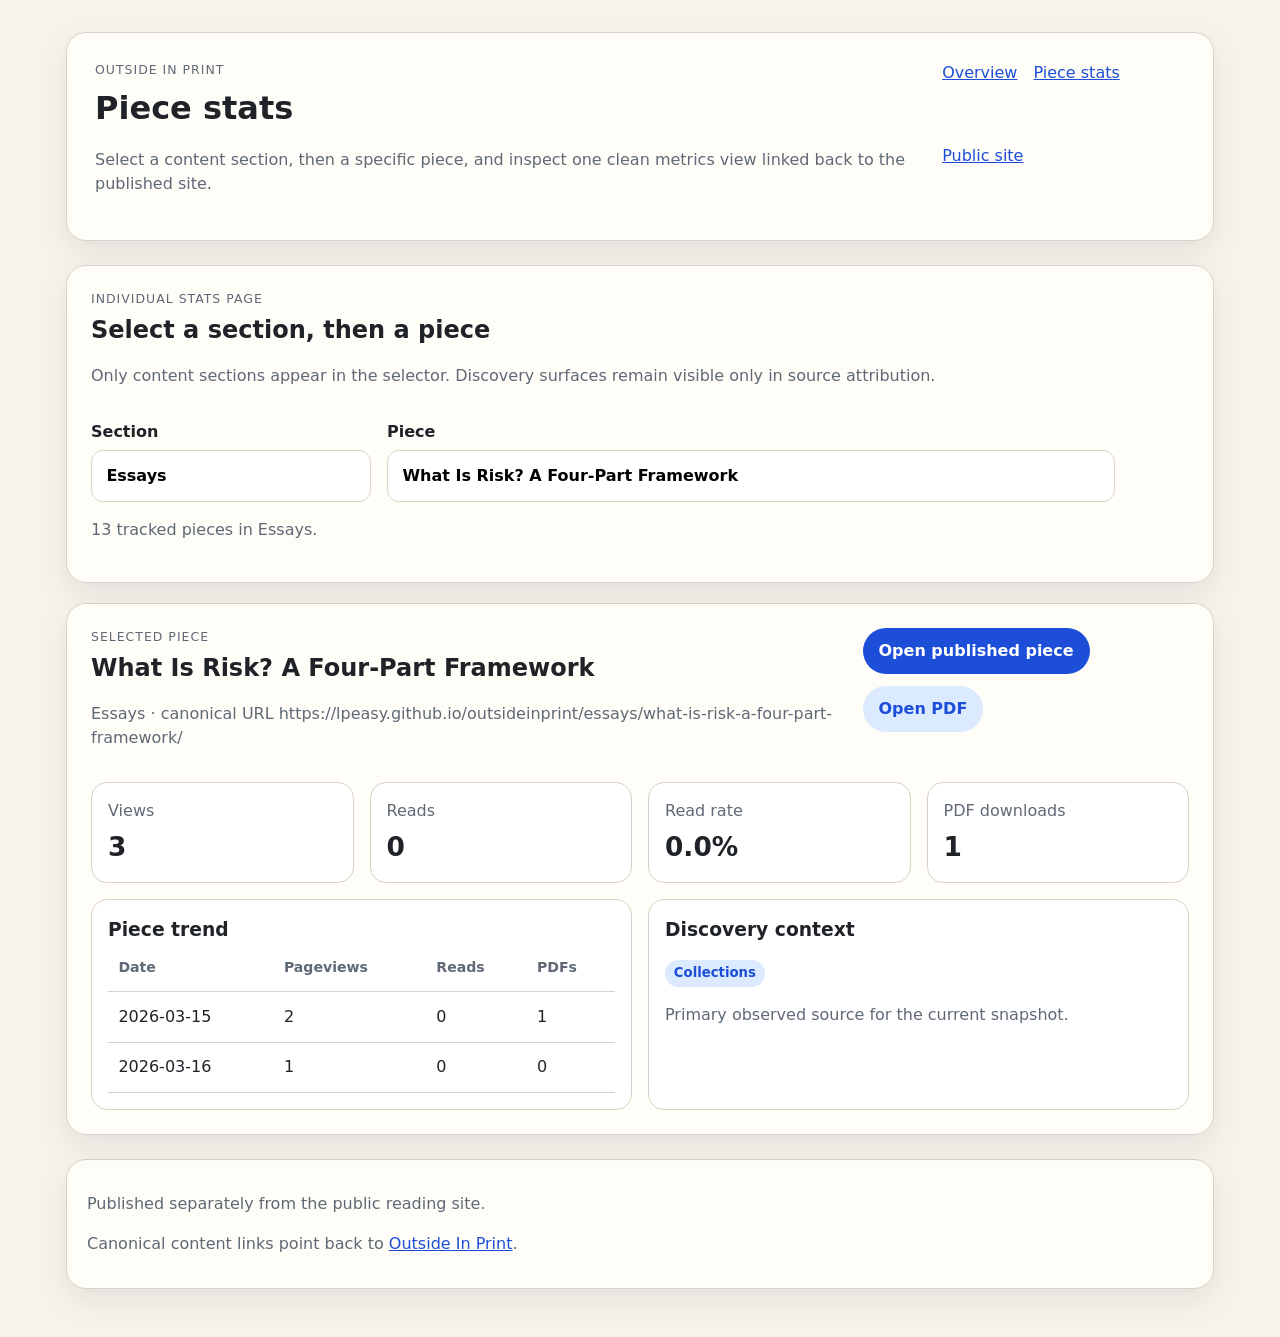
<file: piece.html>
<!doctype html>
<html lang="en-us">
  <head>
    <meta charset="utf-8">
    <meta name="viewport" content="width=device-width, initial-scale=1">
    <title>Piece Stats | Outside In Print Dashboard</title>
    <meta
      name="description"
      content="Single-piece editorial analytics aligned to the canonical Outside In Print content structure."
    >
    <link rel="icon" href="/OutsideInPrintDashboard/favicon.svg" type="image/svg+xml">
    <link rel="stylesheet" href="https://lpeasy.github.io/OutsideInPrintDashboard/css/dashboard.css">
  </head>
  <body>
    <a class="skip-link" href="#main-content">Skip to content</a>
    <div class="site-shell">
      <header class="masthead">
        <div>
          <p class="eyebrow">Outside In Print</p>
          <h1>Piece stats</h1>
          <p class="lede">
            Select a content section, then a specific piece, and inspect one clean metrics view linked back to the published site.
          </p>
        </div>
        <nav class="masthead-nav" aria-label="Dashboard navigation">
          <a href="https://lpeasy.github.io/OutsideInPrintDashboard/">Overview</a>
          <a href="https://lpeasy.github.io/OutsideInPrintDashboard/piece.html" aria-current="page">Piece stats</a>
          <a href="https://lpeasy.github.io/outsideinprint/">Public site</a>
        </nav>
      </header>

      <main id="main-content" class="page-grid page-grid--piece">
        <script id="dashboard-data" type="application/json">{"essays":[{"path":"/essays/6-reasons-redwall-is-a-timeless-classic/","pdf_downloads":0,"primary_source":"lpeasy.github.io/outsideinprint/library","read_rate":0,"reads":0,"section":"Essays","slug":"6-reasons-redwall-is-a-timeless-classic","title":"6 Reasons Redwall Is a Timeless Classic | Outside In Print","views":1},{"path":"/essays/the-national-flood-insurance-program/","pdf_downloads":0,"primary_source":"lpeasy.github.io/outsideinprint/random","read_rate":100,"reads":1,"section":"Essays","slug":"the-national-flood-insurance-program","title":"The National Flood Insurance Program | Outside In Print","views":1},{"path":"/essays/dirt-is-better-than-air/","pdf_downloads":0,"primary_source":"lpeasy.github.io/outsideinprint/essays","read_rate":0,"reads":0,"section":"Essays","slug":"dirt-is-better-than-air","title":"Dirt Is Better Than Air | Outside In Print","views":1},{"path":"/essays/what-is-risk-a-four-part-framework/","pdf_downloads":1,"primary_source":"internal /collections/risk-uncertainty/","read_rate":0,"reads":0,"section":"Essays","slug":"what-is-risk-a-four-part-framework","title":"What Is Risk? A Four-Part Framework | Outside In Print","views":3},{"path":"/essays/why-a-return-to-the-gold-standard-would-break-the-economy/","pdf_downloads":0,"primary_source":"lpeasy.github.io/outsideinprint/random","read_rate":0,"reads":0,"section":"Essays","slug":"why-a-return-to-the-gold-standard-would-break-the-economy","title":"Returning to the Gold Standard Will Break the Economy | Outside In Print","views":1},{"path":"/syd-and-oliver/smoke-and-brass/","pdf_downloads":0,"primary_source":"internal /syd-and-oliver/","read_rate":0,"reads":0,"section":"Syd and Oliver","slug":"smoke-and-brass","title":"Smoke and Brass | Outside In Print","views":1},{"path":"/essays/david-attenborough-how-one-quiet-voice-made-the-whole-world-listen/","pdf_downloads":0,"primary_source":"internal /random/","read_rate":0,"reads":0,"section":"Essays","slug":"david-attenborough-how-one-quiet-voice-made-the-whole-world-listen","title":"David Attenborough: How One Quiet Voice Made the Whole World Listen | Outside In Print","views":1},{"path":"/essays/why-the-mexican-navy-ship-cuauhtc3a9moc-crashed-into-the-brooklyn-bridge-c9e21ab4b72e/","pdf_downloads":0,"primary_source":"lpeasy.github.io/outsideinprint/essays/the-dolphin-company","read_rate":0,"reads":0,"section":"Essays","slug":"why-the-mexican-navy-ship-cuauhtc3a9moc-crashed-into-the-brooklyn-bridge-c9e21ab4b72e","title":"Why did the Mexican Navy Ship Cuauhtémoc Crash Into the Brooklyn Bridge? | Outside In Print","views":1},{"path":"/essays/why-we-celebrate-memorial-day-origins-traditions-and-importance/","pdf_downloads":0,"primary_source":"lpeasy.github.io/outsideinprint/random","read_rate":0,"reads":0,"section":"Essays","slug":"why-we-celebrate-memorial-day-origins-traditions-and-importance","title":"Why Do We Celebrate Memorial Day? Origins, Traditions, and Importance | Outside In Print","views":1},{"path":"/essays/the-dolphin-company/","pdf_downloads":0,"primary_source":"lpeasy.github.io/outsideinprint/essays/why-a-return-to-the-gold-standard-would-break-the-economy","read_rate":100,"reads":1,"section":"Essays","slug":"the-dolphin-company","title":"The Dolphin Company | Outside In Print","views":1},{"path":"/essays/how-did-mother-become-a-controversial-word-in-america/","pdf_downloads":0,"primary_source":"internal /random/","read_rate":0,"reads":0,"section":"Essays","slug":"how-did-mother-become-a-controversial-word-in-america","title":"How did “Mother” Become a Controversial Word in America? | Outside In Print","views":1},{"path":"/essays/35-years-of-yellow-the-simpsons-time-loop/","pdf_downloads":0,"primary_source":"internal /essays/","read_rate":0,"reads":0,"section":"Essays","slug":"35-years-of-yellow-the-simpsons-time-loop","title":"35 Years of Yellow: The Simpsons Time Loop | Outside In Print","views":1},{"path":"/essays/you-paid-for-that-ct-scan/","pdf_downloads":0,"primary_source":"internal /random/","read_rate":0,"reads":0,"section":"Essays","slug":"you-paid-for-that-ct-scan","title":"You Paid For That CT Scan. | Outside In Print","views":1},{"path":"/essays/the-ledger-vol-3/","pdf_downloads":0,"primary_source":"internal /random/","read_rate":0,"reads":0,"section":"Essays","slug":"the-ledger-vol-3","title":"The Ledger, Vol. 3 | Outside In Print","views":1}],"essays_timeseries":[{"path":"/essays/what-is-risk-a-four-part-framework/","section":"Essays","series":[{"date":"2026-03-15","newsletter_submits":0,"pageviews":2,"pdf_downloads":1,"reads":0},{"date":"2026-03-16","newsletter_submits":0,"pageviews":1,"pdf_downloads":0,"reads":0}],"slug":"what-is-risk-a-four-part-framework","title":"What Is Risk? A Four-Part Framework | Outside In Print"},{"path":"/essays/6-reasons-redwall-is-a-timeless-classic/","section":"Essays","series":[{"date":"2026-03-15","newsletter_submits":0,"pageviews":0,"pdf_downloads":0,"reads":0},{"date":"2026-03-16","newsletter_submits":0,"pageviews":1,"pdf_downloads":0,"reads":0}],"slug":"6-reasons-redwall-is-a-timeless-classic","title":"6 Reasons Redwall Is a Timeless Classic | Outside In Print"},{"path":"/essays/the-national-flood-insurance-program/","section":"Essays","series":[{"date":"2026-03-15","newsletter_submits":0,"pageviews":0,"pdf_downloads":0,"reads":0},{"date":"2026-03-16","newsletter_submits":0,"pageviews":1,"pdf_downloads":0,"reads":1}],"slug":"the-national-flood-insurance-program","title":"The National Flood Insurance Program | Outside In Print"},{"path":"/essays/dirt-is-better-than-air/","section":"Essays","series":[{"date":"2026-03-15","newsletter_submits":0,"pageviews":0,"pdf_downloads":0,"reads":0},{"date":"2026-03-16","newsletter_submits":0,"pageviews":1,"pdf_downloads":0,"reads":0}],"slug":"dirt-is-better-than-air","title":"Dirt Is Better Than Air | Outside In Print"},{"path":"/essays/why-a-return-to-the-gold-standard-would-break-the-economy/","section":"Essays","series":[{"date":"2026-03-15","newsletter_submits":0,"pageviews":0,"pdf_downloads":0,"reads":0},{"date":"2026-03-16","newsletter_submits":0,"pageviews":1,"pdf_downloads":0,"reads":0}],"slug":"why-a-return-to-the-gold-standard-would-break-the-economy","title":"Returning to the Gold Standard Will Break the Economy | Outside In Print"},{"path":"/syd-and-oliver/smoke-and-brass/","section":"Syd and Oliver","series":[{"date":"2026-03-15","newsletter_submits":0,"pageviews":1,"pdf_downloads":0,"reads":0},{"date":"2026-03-16","newsletter_submits":0,"pageviews":0,"pdf_downloads":0,"reads":0}],"slug":"smoke-and-brass","title":"Smoke and Brass | Outside In Print"}],"overview":{"newsletter_submits":0,"pageviews":29,"pdf_downloads":1,"range_label":"All time","read_rate":6.9,"reads":2,"unique_visitors":4,"updated_at":"2026-03-16"},"sections":[{"newsletter_submits":0,"pageviews":15,"pdf_downloads":1,"read_rate":13.3,"reads":2,"section":"Essays"},{"newsletter_submits":0,"pageviews":1,"pdf_downloads":0,"read_rate":0,"reads":0,"section":"Syd and Oliver"}],"sources":[{"campaign":"","content":"","medium":"","pageviews":1,"reads":0,"source":"lpeasy.github.io/outsideinprint/library","visitors":1},{"campaign":"","content":"","medium":"","pageviews":1,"reads":0,"source":"lpeasy.github.io/outsideinprint/essays/why-a-return-to-the-gold-standard-would-break-the-economy","visitors":1},{"campaign":"","content":"","medium":"/collections/","pageviews":2,"reads":0,"source":"internal","visitors":1},{"campaign":"","content":"","medium":"/collections/risk-uncertainty/","pageviews":2,"reads":0,"source":"internal","visitors":1},{"campaign":"","content":"","medium":"","pageviews":1,"reads":0,"source":"lpeasy.github.io/outsideinprint/essays/dirt-is-better-than-air","visitors":1},{"campaign":"","content":"","medium":"/essays/why-a-return-to-the-gold-standard-would-break-the-economy/","pageviews":0,"reads":1,"source":"internal","visitors":0},{"campaign":"","content":"","medium":"","pageviews":1,"reads":0,"source":"lpeasy.github.io/outsideinprint/essays","visitors":1},{"campaign":"","content":"","medium":"","pageviews":1,"reads":0,"source":"direct","visitors":1},{"campaign":"","content":"","medium":"","pageviews":1,"reads":0,"source":"lpeasy.github.io/outsideinprint/essays/the-dolphin-company","visitors":1},{"campaign":"","content":"","medium":"/random/","pageviews":4,"reads":1,"source":"internal","visitors":1},{"campaign":"","content":"","medium":"/syd-and-oliver/","pageviews":1,"reads":0,"source":"internal","visitors":1},{"campaign":"","content":"","medium":"/essays/how-did-mother-become-a-controversial-word-in-america/","pageviews":1,"reads":0,"source":"internal","visitors":1},{"campaign":"","content":"","medium":"","pageviews":1,"reads":0,"source":"lpeasy.github.io/outsideinprint/essays/what-is-risk-a-four-part-framework","visitors":1},{"campaign":"","content":"","medium":"","pageviews":1,"reads":0,"source":"lpeasy.github.io/outsideinprint/literature","visitors":1},{"campaign":"","content":"","medium":"","pageviews":4,"reads":0,"source":"lpeasy.github.io/outsideinprint/random","visitors":1},{"campaign":"","content":"","medium":"/essays/35-years-of-yellow-the-simpsons-time-loop/","pageviews":1,"reads":0,"source":"internal","visitors":1},{"campaign":"","content":"","medium":"/essays/","pageviews":2,"reads":0,"source":"internal","visitors":1},{"campaign":"","content":"","medium":"","pageviews":2,"reads":0,"source":"lpeasy.github.io/outsideinprint","visitors":2},{"campaign":"","content":"","medium":"","pageviews":1,"reads":0,"source":"lpeasy.github.io/outsideinprint/start-here","visitors":1},{"campaign":"","content":"","medium":"/syd-and-oliver/smoke-and-brass/","pageviews":1,"reads":0,"source":"internal","visitors":1}],"timeseries_daily":[{"date":"2026-03-15","newsletter_submits":0,"pageviews":15,"pdf_downloads":1,"read_rate":0,"reads":0,"unique_visitors":2},{"date":"2026-03-16","newsletter_submits":0,"pageviews":14,"pdf_downloads":0,"read_rate":14.3,"reads":2,"unique_visitors":2}]}</script>

        <section class="panel" aria-labelledby="piece-controls-title">
          <div class="section-heading">
            <div>
              <p class="eyebrow">Individual stats page</p>
              <h2 id="piece-controls-title">Select a section, then a piece</h2>
              <p class="section-copy">Only content sections appear in the selector. Discovery surfaces remain visible only in source attribution.</p>
            </div>
          </div>
          <form class="control-grid" data-piece-controls>
            <label>
              <span>Section</span>
              <select data-piece-section></select>
            </label>
            <label>
              <span>Piece</span>
              <select data-piece-select disabled></select>
            </label>
          </form>
          <p class="helper-text" data-piece-helper aria-live="polite"></p>
        </section>

        <section class="panel panel--piece-detail" aria-labelledby="piece-title">
          <div class="section-heading">
            <div>
              <p class="eyebrow">Selected piece</p>
              <h2 id="piece-title" data-piece-title>Select a piece</h2>
              <p class="section-copy" data-piece-subtitle></p>
            </div>
            <div class="button-stack">
              <a class="button-link" data-piece-live-link href="https://lpeasy.github.io/outsideinprint/">Open published piece</a>
              <a class="button-link button-link--secondary" data-piece-pdf-link href="#" hidden>Open PDF</a>
            </div>
          </div>
          <div class="kpi-grid" data-piece-kpis></div>
          <div class="detail-grid">
            <section class="detail-card">
              <h3>Piece trend</h3>
              <div data-piece-series></div>
            </section>
            <section class="detail-card">
              <h3>Discovery context</h3>
              <div data-piece-source></div>
            </section>
          </div>
        </section>
      </main>

      <footer class="footer">
        <p>Published separately from the public reading site.</p>
        <p>
          Canonical content links point back to
          <a href="https://lpeasy.github.io/outsideinprint/">Outside In Print</a>.
        </p>
      </footer>
    </div>

    <script src="https://lpeasy.github.io/OutsideInPrintDashboard/js/dashboard.js" defer></script>
  </body>
</html>
</file>
